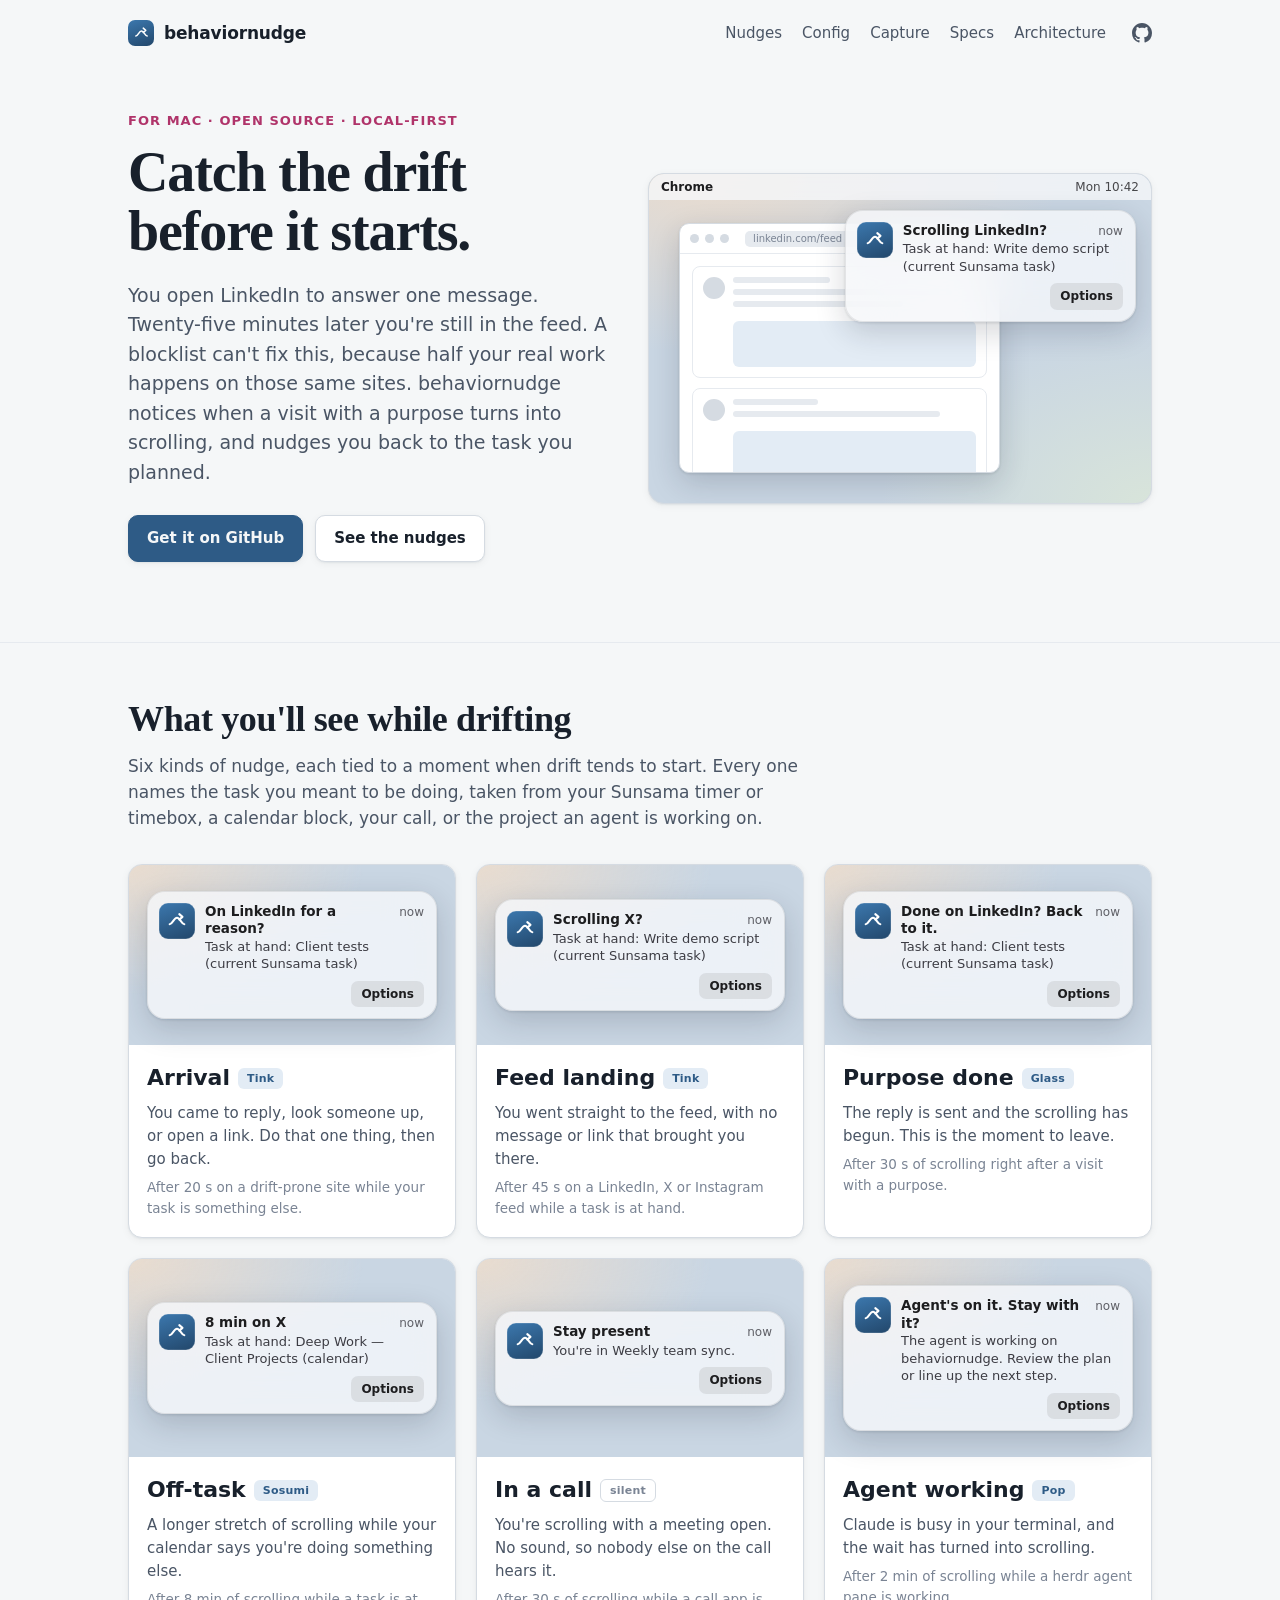
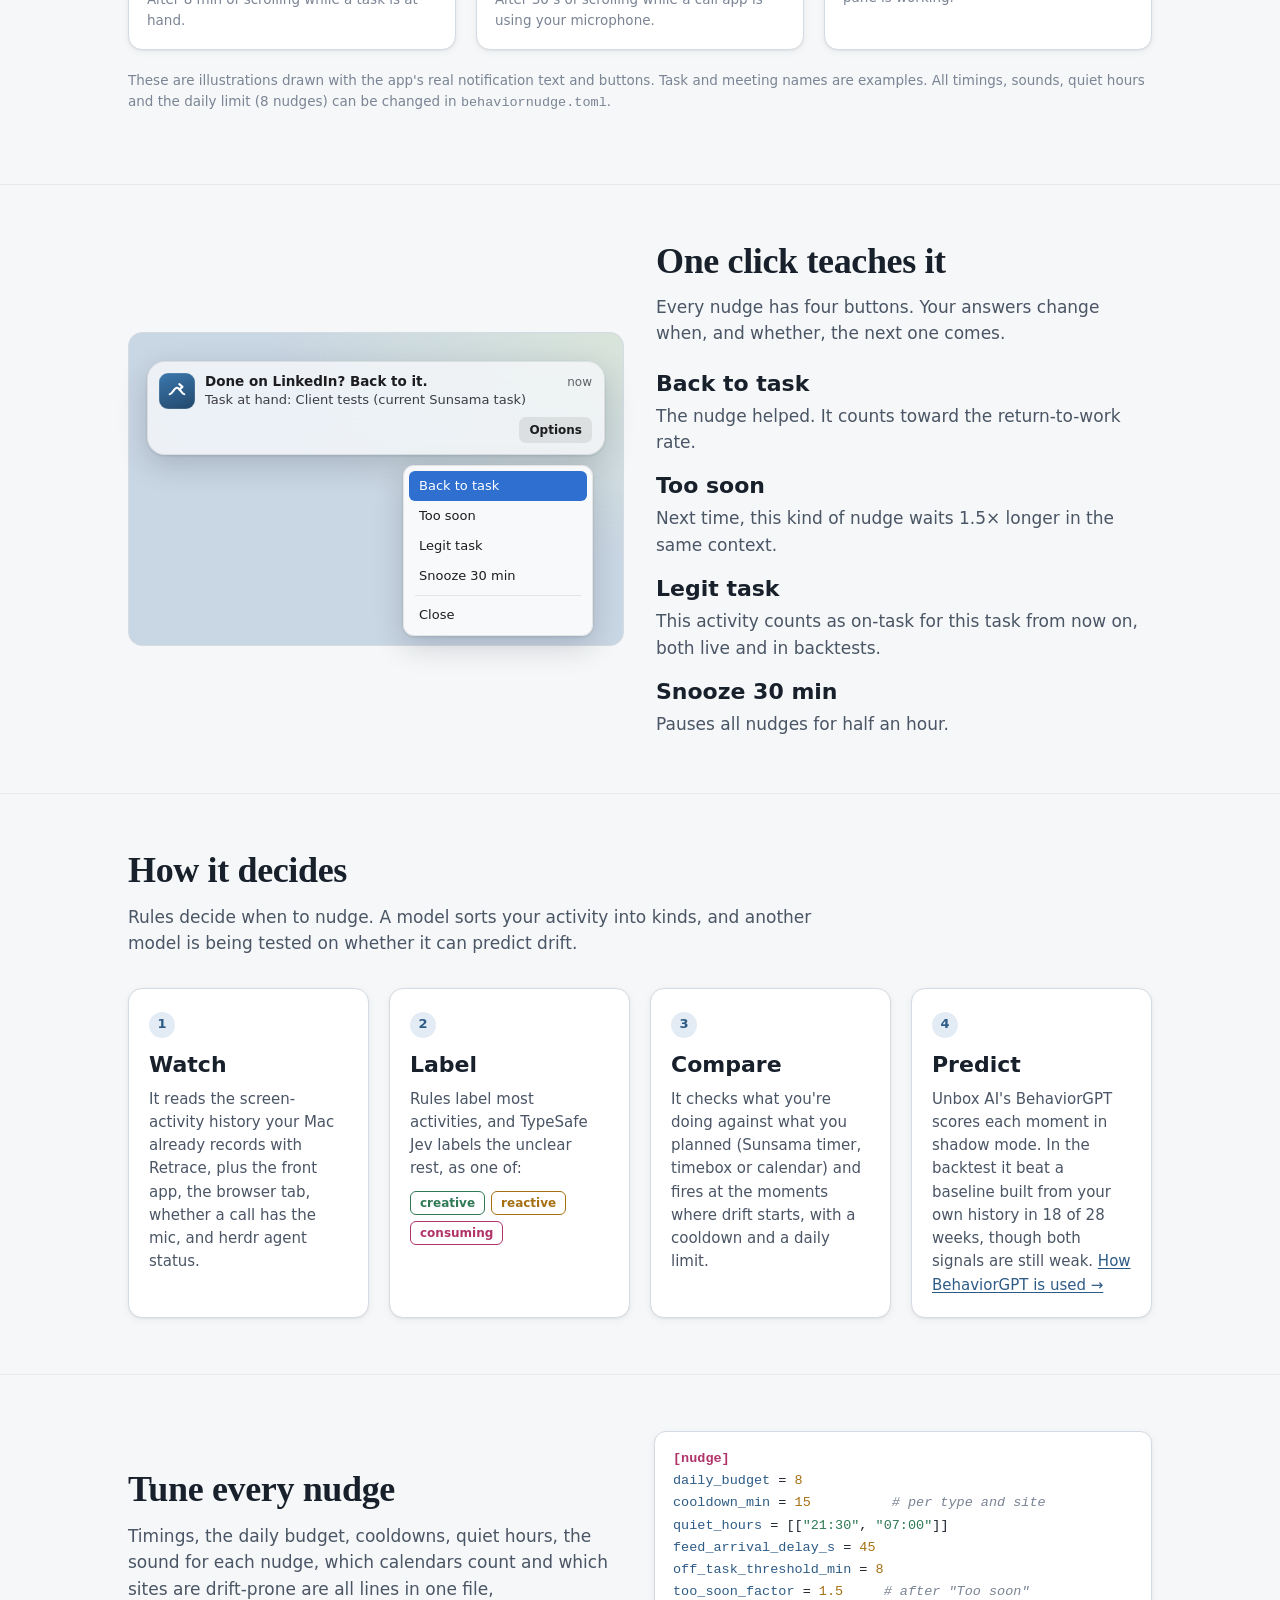
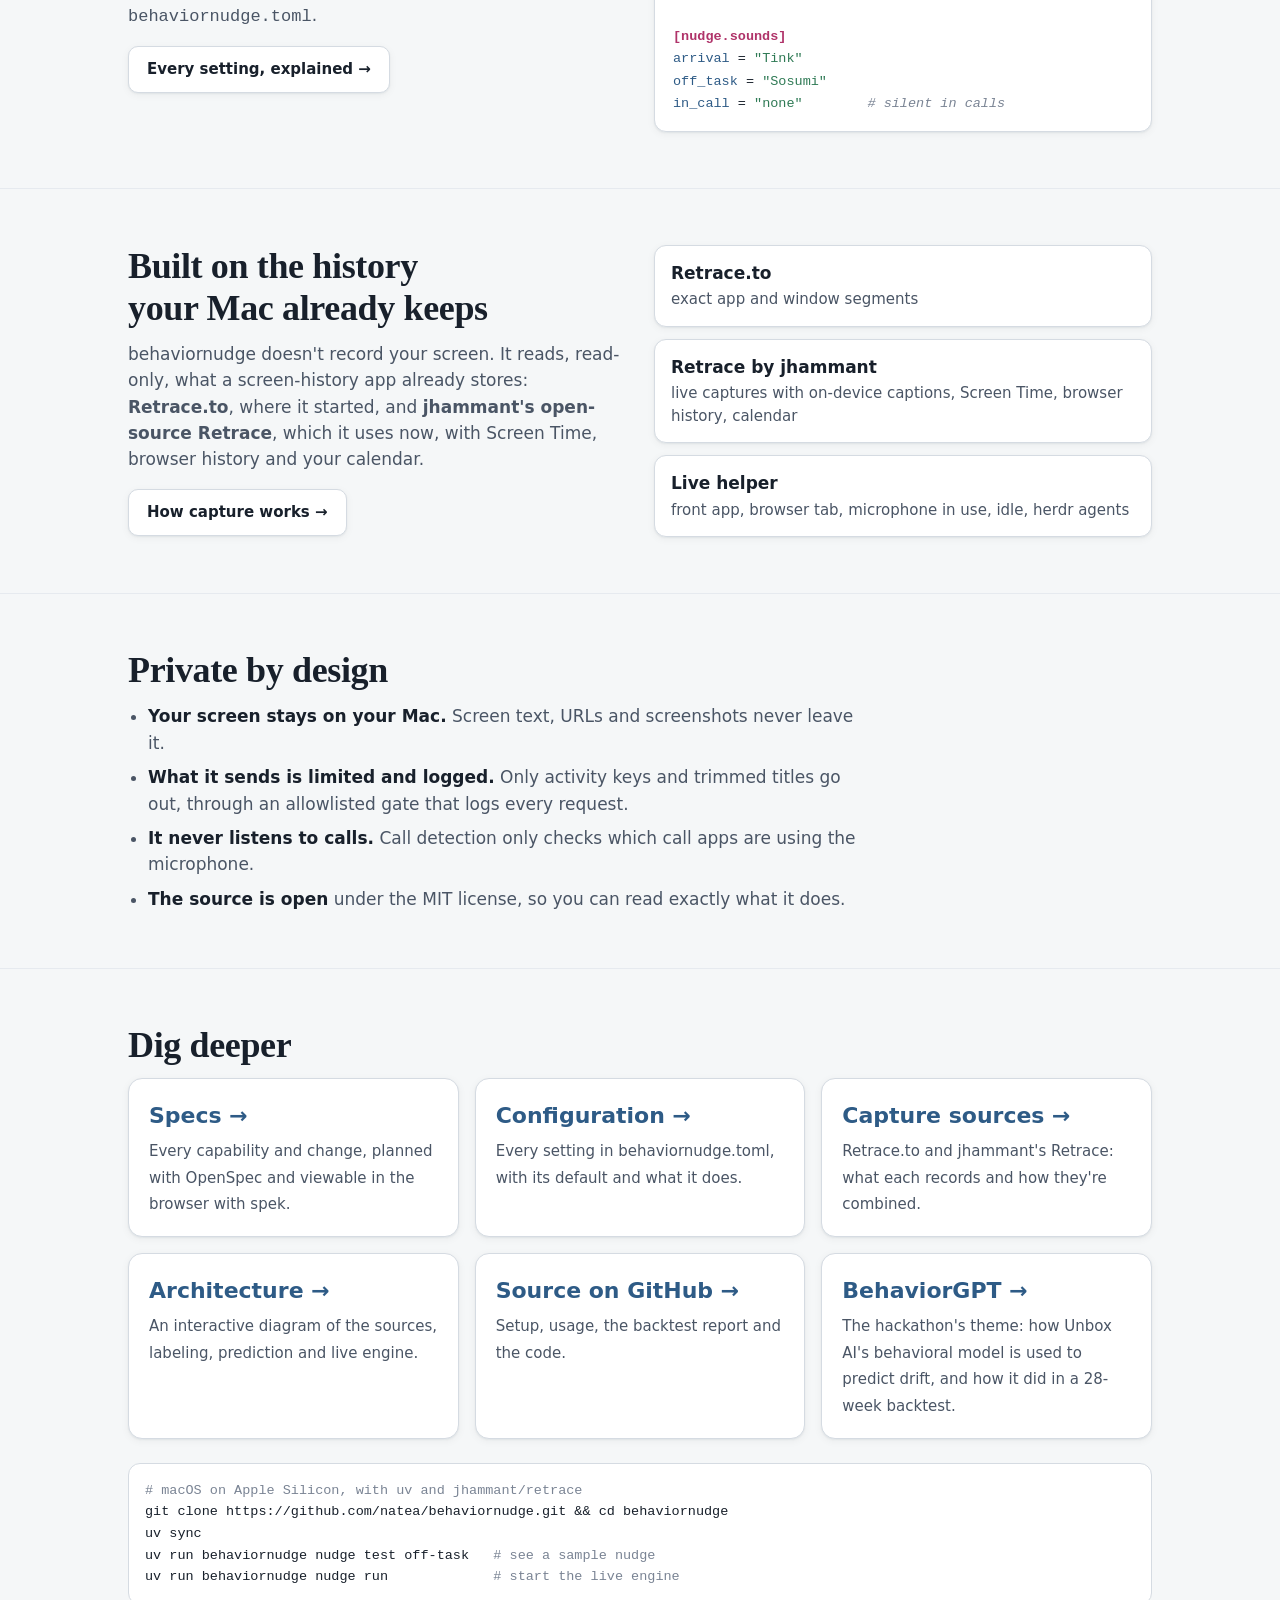
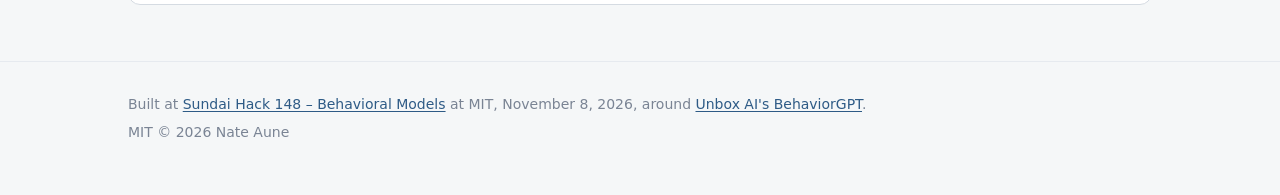
<file: docs/index.html>
<!doctype html>
<html lang="en">
<head>
<meta charset="utf-8">
<meta name="viewport" content="width=device-width, initial-scale=1">
<title>behaviornudge: catch the drift before it starts</title>
<link rel="icon" href="data:image/svg+xml,%3Csvg xmlns='http://www.w3.org/2000/svg' viewBox='0 0 24 24'%3E%3Crect width='24' height='24' rx='6' fill='%232E5B86'/%3E%3Cpath d='M4 15.5c3.2 0 4.4-7 8-7s4.8 7 8 7' fill='none' stroke='white' stroke-width='2.2' stroke-linecap='round'/%3E%3C/svg%3E">
<meta name="description" content="A Mac tool that notices when a purposeful visit to LinkedIn, X or Instagram turns into feed-scrolling, and nudges you back to the task you planned.">
<style>
:root {
  --ink: #18202B; --ink-2: #4A5565; --ink-3: #7A8494;
  --paper: #F5F7F8; --card: #FFFFFF; --line: #D5DBE2; --line-2: #E6EAEF;
  --flow: #2E5B86; --flow-soft: #E3ECF5;
  --creative: #2F7A55; --reactive: #A66F12; --consuming: #B0346A;
  --desk-a: #C9D6E3; --desk-b: #E9DCCF; --desk-c: #D8E4DA;
  --glass: rgba(246, 247, 249, .82); --glass-line: rgba(0,0,0,.08); --glass-ink: #1D1D1F; --glass-ink-2: #3C3C43;
  --menu: rgba(250, 250, 252, .96);
  --shadow: 0 1px 2px rgba(24,32,43,.06), 0 2px 8px rgba(24,32,43,.05);
  --note-shadow: 0 10px 30px rgba(20,30,45,.18), 0 1px 3px rgba(20,30,45,.12);
  --serif: Charter, "Iowan Old Style", "Palatino Linotype", Georgia, serif;
  --sans: -apple-system, BlinkMacSystemFont, "SF Pro Text", "Segoe UI", system-ui, sans-serif;
  --mono: ui-monospace, "SF Mono", Menlo, Consolas, monospace;
  color-scheme: light dark;
}
@media (prefers-color-scheme: dark) {
  :root:not([data-theme="light"]) {
    --ink: #E7ECF2; --ink-2: #B3BDCA; --ink-3: #8592A3;
    --paper: #12171E; --card: #1A212B; --line: #2D3744; --line-2: #232C37;
    --flow: #7FB0DD; --flow-soft: #1E2C3B;
    --creative: #6CC497; --reactive: #E0AE52; --consuming: #E77AA8;
    --desk-a: #1F2B3A; --desk-b: #2E2530; --desk-c: #1D2C27;
    --glass: rgba(44, 46, 52, .82); --glass-line: rgba(255,255,255,.1); --glass-ink: #F5F5F7; --glass-ink-2: #C7C7CC;
    --menu: rgba(52, 54, 60, .97);
    --shadow: 0 1px 2px rgba(0,0,0,.4);
    --note-shadow: 0 10px 30px rgba(0,0,0,.45), 0 1px 3px rgba(0,0,0,.3);
  }
}
:root[data-theme="dark"] {
  --ink: #E7ECF2; --ink-2: #B3BDCA; --ink-3: #8592A3;
  --paper: #12171E; --card: #1A212B; --line: #2D3744; --line-2: #232C37;
  --flow: #7FB0DD; --flow-soft: #1E2C3B;
  --creative: #6CC497; --reactive: #E0AE52; --consuming: #E77AA8;
  --desk-a: #1F2B3A; --desk-b: #2E2530; --desk-c: #1D2C27;
  --glass: rgba(44, 46, 52, .82); --glass-line: rgba(255,255,255,.1); --glass-ink: #F5F5F7; --glass-ink-2: #C7C7CC;
  --menu: rgba(52, 54, 60, .97);
  --shadow: 0 1px 2px rgba(0,0,0,.4);
  --note-shadow: 0 10px 30px rgba(0,0,0,.45), 0 1px 3px rgba(0,0,0,.3);
}

* { box-sizing: border-box; }
html { -webkit-text-size-adjust: 100%; }
body { margin: 0; background: var(--paper); color: var(--ink); font: 17px/1.55 var(--sans); }
a { color: var(--flow); text-underline-offset: 2px; }
.wrap { max-width: 68rem; margin: 0 auto; padding: 0 16px; }
@media (min-width: 720px) { .wrap { padding: 0 32px; } }

/* nav */
nav.top { display: flex; align-items: center; justify-content: space-between; gap: 16px; padding: 20px 0; }
.brand { display: flex; align-items: center; gap: 10px; font-weight: 650; letter-spacing: -.01em; color: var(--ink); text-decoration: none; }
.logo { width: 26px; height: 26px; border-radius: 7px; background: linear-gradient(160deg, #3C78AE, #22476B); display: grid; place-items: center; }
nav.top ul { display: flex; gap: 20px; list-style: none; margin: 0; padding: 0; font-size: 15px; }
nav.top ul a { color: var(--ink-2); text-decoration: none; }
nav.top ul a:hover { color: var(--flow); }
@media (max-width: 560px) { nav.top ul li.opt { display: none; } nav.top ul { gap: 14px; font-size: 14px; } }
.hero > * { min-width: 0; }

/* hero */
.hero { display: grid; gap: 40px; padding: 32px 0 56px; align-items: center; }
@media (min-width: 900px) { .hero { grid-template-columns: 1fr 1.05fr; padding: 48px 0 80px; } }
.eyebrow { font: 600 13px/1 var(--sans); letter-spacing: .08em; text-transform: uppercase; color: var(--consuming); margin: 0 0 16px; }
h1 { font: 600 clamp(36px, 6vw, 56px)/1.05 var(--serif); letter-spacing: -.02em; margin: 0 0 20px; text-wrap: balance; }
.lede { font-size: 19px; color: var(--ink-2); margin: 0 0 28px; max-width: 34rem; }
.cta { display: flex; flex-wrap: wrap; gap: 12px; }
.btn { display: inline-flex; align-items: center; gap: 8px; padding: 11px 18px; border-radius: 10px; font-weight: 600; font-size: 15px; text-decoration: none; border: 1px solid var(--line); color: var(--ink); background: var(--card); box-shadow: var(--shadow); }
.btn.primary { background: var(--flow); border-color: var(--flow); color: var(--paper); }
.btn:hover { border-color: var(--flow); }

/* desktop scene */
.desk { position: relative; border-radius: 16px; overflow: hidden; aspect-ratio: 16 / 10.5; width: 100%;
  background: radial-gradient(120% 90% at 10% 0%, var(--desk-b), transparent 60%), radial-gradient(90% 90% at 100% 100%, var(--desk-c), transparent 60%), var(--desk-a);
  border: 1px solid var(--line); box-shadow: var(--shadow); }
.menubar { height: 26px; display: flex; align-items: center; justify-content: space-between; padding: 0 12px; font: 600 12px/1 var(--sans); color: var(--glass-ink); background: var(--glass); backdrop-filter: blur(20px); -webkit-backdrop-filter: blur(20px); }
.menubar span { opacity: .8; font-weight: 500; }
.browser { position: absolute; left: 6%; top: 15%; width: 64%; bottom: 9%; border-radius: 10px; background: var(--card); border: 1px solid var(--line); box-shadow: var(--note-shadow); overflow: hidden; }
.chrome { height: 30px; display: flex; align-items: center; gap: 6px; padding: 0 10px; border-bottom: 1px solid var(--line-2); }
.chrome i { width: 9px; height: 9px; border-radius: 50%; background: var(--line); display: block; }
.chrome .url { margin-left: 10px; flex: 1; height: 16px; border-radius: 5px; background: var(--line-2); font: 10px/16px var(--sans); color: var(--ink-3); padding-left: 8px; overflow: hidden; white-space: nowrap; }
.feed { padding: 12px; display: grid; gap: 10px; }
.post { border: 1px solid var(--line-2); border-radius: 8px; padding: 10px; display: grid; grid-template-columns: 22px 1fr; gap: 8px; }
.post .av { width: 22px; height: 22px; border-radius: 50%; background: var(--line); }
.post .ln { height: 6px; border-radius: 3px; background: var(--line-2); margin-bottom: 6px; }
.post .img { height: 46px; border-radius: 6px; background: var(--flow-soft); grid-column: 2; }
.desk .note { position: absolute; right: 3%; top: calc(26px + 3%); width: min(355px, 58%); animation: slide 7s ease-in-out infinite; }
@keyframes slide { 0%, 6% { transform: translateX(115%); opacity: 0; } 14%, 86% { transform: none; opacity: 1; } 94%, 100% { transform: translateX(115%); opacity: 0; } }
@media (prefers-reduced-motion: reduce) { .desk .note { animation: none; } }
@media (max-width: 560px) { .desk { aspect-ratio: auto; height: 300px; } .desk .note { width: 86%; } .browser { width: 80%; } }

/* notification */
.note { font-family: var(--sans); color: var(--glass-ink); background: var(--glass); backdrop-filter: blur(24px) saturate(1.6); -webkit-backdrop-filter: blur(24px) saturate(1.6);
  border: 1px solid var(--glass-line); border-radius: 18px; box-shadow: var(--note-shadow); padding: 11px 12px 11px 11px; display: grid; grid-template-columns: 36px 1fr auto; gap: 0 10px; align-items: start; text-align: left; }
.note .ico { width: 36px; height: 36px; border-radius: 9px; grid-row: span 2; background: linear-gradient(160deg, #3C78AE, #22476B); display: grid; place-items: center; box-shadow: inset 0 0 0 .5px rgba(255,255,255,.25); }
.note .ico svg { width: 22px; height: 22px; }
.note .t { font-weight: 650; font-size: 13.5px; line-height: 1.3; }
.note .when { font-size: 12px; color: var(--glass-ink-2); opacity: .8; }
.note .b { grid-column: 2 / 4; font-size: 13px; line-height: 1.35; color: var(--glass-ink-2); }
.note .opts { grid-column: 2 / 4; margin-top: 8px; display: flex; justify-content: flex-end; }
.note .opts span { font-size: 12px; font-weight: 550; padding: 4px 10px; border-radius: 7px; background: rgba(127,127,127,.16); }

/* gallery */
section { padding: 56px 0; border-top: 1px solid var(--line-2); }
h2 { font: 600 clamp(26px, 3.6vw, 36px)/1.15 var(--serif); letter-spacing: -.01em; margin: 0 0 12px; text-wrap: balance; }
.sub { color: var(--ink-2); max-width: 44rem; margin: 0 0 32px; }
.grid { display: grid; gap: 20px; grid-template-columns: repeat(auto-fill, minmax(min(100%, 300px), 1fr)); }
.scene { background: var(--card); border: 1px solid var(--line); border-radius: 14px; box-shadow: var(--shadow); overflow: hidden; display: grid; grid-template-rows: subgrid; grid-row: span 2; row-gap: 0; }
.stage { padding: 26px 18px; display: flex; flex-direction: column; justify-content: center; background: radial-gradient(120% 120% at 0% 0%, var(--desk-b), transparent 60%), var(--desk-a); }
.scene .cap { padding: 16px 18px 18px; display: flex; flex-direction: column; gap: 6px; }
.scene h3 { margin: 0; font-size: 22px; font-weight: 650; display: flex; align-items: center; gap: 8px; flex-wrap: wrap; }
.chip { font: 600 11px/1 var(--sans); letter-spacing: .02em; padding: 5px 9px; border-radius: 6px; background: var(--flow-soft); color: var(--flow); }
.chip.silent { background: transparent; border: 1px solid var(--line); color: var(--ink-3); }
.scene p { margin: 0; font-size: 15px; color: var(--ink-2); }
.scene .trig { font-size: 13.5px; color: var(--ink-3); }
.note-caption { font-size: 13.5px; color: var(--ink-3); margin-top: 20px; }

/* actions menu */
.feedback { display: grid; gap: 32px; align-items: center; }
@media (min-width: 860px) { .feedback { grid-template-columns: 1fr 1fr; } }
.menu-stage { position: relative; padding: 28px 18px 190px; border-radius: 14px; border: 1px solid var(--line); background: radial-gradient(120% 120% at 100% 0%, var(--desk-c), transparent 60%), var(--desk-a); }
.menu { position: absolute; right: 30px; top: 132px; width: 190px; padding: 5px; border-radius: 11px; background: var(--menu); border: 1px solid var(--glass-line); box-shadow: var(--note-shadow); font-size: 13px; color: var(--glass-ink); }
.menu div { padding: 5px 10px; border-radius: 6px; }
.menu div.on { background: #2F6FD0; color: #fff; }
.menu hr { border: 0; border-top: 1px solid var(--glass-line); margin: 4px 6px; }
dl.acts { margin: 0; display: grid; gap: 14px; }
dl.acts dt { font-weight: 650; font-size: 22px; }
dl.acts dd { margin: 2px 0 0; color: var(--ink-2); }

/* how */
.steps { list-style: none; margin: 0; padding: 0; display: grid; gap: 20px; grid-template-columns: repeat(auto-fit, minmax(min(100%, 240px), 1fr)); counter-reset: s; }
.steps li { background: var(--card); border: 1px solid var(--line); border-radius: 14px; padding: 20px; box-shadow: var(--shadow); counter-increment: s; }
.steps li::before { content: counter(s); display: inline-grid; place-items: center; width: 26px; height: 26px; border-radius: 50%; background: var(--flow-soft); color: var(--flow); font-weight: 700; font-size: 13px; margin-bottom: 10px; }
.steps h3 { margin: 0 0 6px; font-size: 22px; }
.steps p { margin: 0; color: var(--ink-2); font-size: 15px; }
.modes { display: inline-flex; gap: 6px; flex-wrap: wrap; }
.m { font: 600 12px/1 var(--sans); padding: 5px 9px; border-radius: 6px; border: 1px solid currentColor; }
.m.c { color: var(--creative); } .m.r { color: var(--reactive); } .m.x { color: var(--consuming); }

.two { display: grid; gap: 28px; align-items: center; }
@media (min-width: 860px) { .two { grid-template-columns: 1fr 1fr; } }
.two > * { min-width: 0; }
pre.toml { margin: 0; background: var(--card); border: 1px solid var(--line); border-radius: 12px; padding: 16px 18px; overflow-x: auto; font: 13.5px/1.65 var(--mono); color: var(--ink); box-shadow: var(--shadow); }
.toml .k { color: var(--flow); } .toml .s { color: var(--creative); } .toml .n { color: var(--reactive); } .toml .h { color: var(--consuming); font-weight: 650; } .toml .c { color: var(--ink-3); font-style: italic; }
.srcmini { display: grid; gap: 12px; }
.srcmini div { background: var(--card); border: 1px solid var(--line); border-radius: 12px; padding: 14px 16px; box-shadow: var(--shadow); display: grid; gap: 2px; }
.srcmini strong { font-size: 17px; }
.srcmini span { color: var(--ink-2); font-size: 15px; }

nav.top ul { align-items: center; }
nav.top .gh a { display: grid; place-items: center; width: 32px; height: 32px; margin: -6px -6px -6px 0; border-radius: 8px; color: var(--ink-2); }
nav.top .gh a:hover { color: var(--flow); background: var(--flow-soft); }
.privacy ul { margin: 0; padding-left: 20px; color: var(--ink-2); display: grid; gap: 8px; max-width: 46rem; }
.privacy li strong { color: var(--ink); }

/* links */
.links { display: grid; gap: 16px; grid-template-columns: repeat(auto-fit, minmax(min(100%, 260px), 1fr)); }
.link { display: block; padding: 20px; border-radius: 14px; background: var(--card); border: 1px solid var(--line); box-shadow: var(--shadow); text-decoration: none; color: var(--ink); }
.link:hover { border-color: var(--flow); }
.link strong { display: block; font-size: 22px; margin-bottom: 4px; color: var(--flow); }
.link span { color: var(--ink-2); font-size: 15px; }
pre { margin: 24px 0 0; background: var(--card); border: 1px solid var(--line); border-radius: 12px; padding: 16px; overflow-x: auto; font: 13.5px/1.6 var(--mono); color: var(--ink); }
pre .c { color: var(--ink-3); }

footer { padding: 32px 0 48px; border-top: 1px solid var(--line-2); color: var(--ink-3); font-size: 14px; }
footer p { margin: 0 0 6px; }
</style>
</head>
<body>
<svg width="0" height="0" style="position:absolute" aria-hidden="true">
  <symbol id="mark" viewBox="0 0 24 24"><path d="M4 15.5c3.2 0 4.4-7 8-7s4.8 7 8 7" fill="none" stroke="#fff" stroke-width="2.2" stroke-linecap="round"/><path d="M15.5 5.5 19 8.5l-3.5 3" fill="none" stroke="#fff" stroke-width="2.2" stroke-linecap="round" stroke-linejoin="round" transform="translate(-1 -1)"/></symbol>
</svg>

<div class="wrap">
  <nav class="top" aria-label="Main">
    <a class="brand" href="./"><span class="logo"><svg width="17" height="17" aria-hidden="true"><use href="#mark"/></svg></span>behaviornudge</a>
    <ul>
      <li class="opt"><a href="#nudges">Nudges</a></li>
      <li><a href="configuration.html">Config</a></li>
      <li><a href="capture.html">Capture</a></li>
      <li class="opt"><a href="specs/#/specs">Specs</a></li>
      <li class="opt"><a href="architecture.html">Architecture</a></li>
      <li class="gh"><a href="https://github.com/natea/behaviornudge" aria-label="behaviornudge on GitHub" title="behaviornudge on GitHub"><svg viewBox="0 0 16 16" width="20" height="20" fill="currentColor" aria-hidden="true"><path d="M8 0c4.42 0 8 3.58 8 8a8.013 8.013 0 0 1-5.45 7.59c-.4.08-.55-.17-.55-.38 0-.27.01-1.13.01-2.2 0-.75-.25-1.23-.54-1.48 1.78-.2 3.65-.88 3.65-3.95 0-.88-.31-1.59-.82-2.15.08-.2.36-1.02-.08-2.12 0 0-.67-.22-2.2.82-.64-.18-1.32-.27-2-.27-.68 0-1.36.09-2 .27-1.53-1.03-2.2-.82-2.2-.82-.44 1.1-.16 1.92-.08 2.12-.51.56-.82 1.28-.82 2.15 0 3.06 1.86 3.75 3.64 3.95-.23.2-.44.55-.51 1.07-.46.21-1.61.55-2.33-.66-.15-.24-.6-.83-1.23-.82-.67.01-.27.38.01.53.34.19.73.9.82 1.13.16.45.68 1.31 2.69.94 0 .67.01 1.3.01 1.49 0 .21-.15.45-.55.37A7.995 7.995 0 0 1 0 8c0-4.42 3.58-8 8-8Z"/></svg></a></li>
    </ul>
  </nav>

  <header class="hero">
    <div>
      <p class="eyebrow">For Mac · open source · local-first</p>
      <h1>Catch the drift before it starts.</h1>
      <p class="lede">You open LinkedIn to answer one message. Twenty-five minutes later you're still in the feed. A blocklist can't fix this, because half your real work happens on those same sites. behaviornudge notices when a visit with a purpose turns into scrolling, and nudges you back to the task you planned.</p>
      <div class="cta">
        <a class="btn primary" href="https://github.com/natea/behaviornudge">Get it on GitHub</a>
        <a class="btn" href="#nudges">See the nudges</a>
      </div>
    </div>
    <div class="desk" role="img" aria-label="A Mac desktop with a LinkedIn feed open and a notification from behaviornudge reading: Scrolling LinkedIn? Task at hand: Write demo script (current Sunsama task)">
      <div class="menubar">Chrome <span>Mon 10:42</span></div>
      <div class="browser" aria-hidden="true">
        <div class="chrome"><i></i><i></i><i></i><div class="url">linkedin.com/feed</div></div>
        <div class="feed">
          <div class="post"><div class="av"></div><div><div class="ln" style="width:40%"></div><div class="ln" style="width:90%"></div><div class="ln" style="width:70%"></div></div><div class="img"></div></div>
          <div class="post"><div class="av"></div><div><div class="ln" style="width:35%"></div><div class="ln" style="width:85%"></div></div><div class="img"></div></div>
        </div>
      </div>
      <div class="note" aria-hidden="true">
        <div class="ico"><svg><use href="#mark"/></svg></div>
        <div class="t">Scrolling LinkedIn?</div><div class="when">now</div>
        <div class="b">Task at hand: Write demo script (current Sunsama task)</div>
        <div class="opts"><span>Options</span></div>
      </div>
    </div>
  </header>
</div>

<section id="nudges">
  <div class="wrap">
    <h2>What you'll see while drifting</h2>
    <p class="sub">Six kinds of nudge, each tied to a moment when drift tends to start. Every one names the task you meant to be doing, taken from your Sunsama timer or timebox, a calendar block, your call, or the project an agent is working on.</p>
    <div class="grid">

      <article class="scene">
        <div class="stage"><div class="note"><div class="ico"><svg><use href="#mark"/></svg></div><div class="t">On LinkedIn for a reason?</div><div class="when">now</div><div class="b">Task at hand: Client tests (current Sunsama task)</div><div class="opts"><span>Options</span></div></div></div>
        <div class="cap"><h3>Arrival <span class="chip">Tink</span></h3>
          <p>You came to reply, look someone up, or open a link. Do that one thing, then go back.</p>
          <p class="trig">After 20 s on a drift-prone site while your task is something else.</p></div>
      </article>

      <article class="scene">
        <div class="stage"><div class="note"><div class="ico"><svg><use href="#mark"/></svg></div><div class="t">Scrolling X?</div><div class="when">now</div><div class="b">Task at hand: Write demo script (current Sunsama task)</div><div class="opts"><span>Options</span></div></div></div>
        <div class="cap"><h3>Feed landing <span class="chip">Tink</span></h3>
          <p>You went straight to the feed, with no message or link that brought you there.</p>
          <p class="trig">After 45 s on a LinkedIn, X or Instagram feed while a task is at hand.</p></div>
      </article>

      <article class="scene">
        <div class="stage"><div class="note"><div class="ico"><svg><use href="#mark"/></svg></div><div class="t">Done on LinkedIn? Back to it.</div><div class="when">now</div><div class="b">Task at hand: Client tests (current Sunsama task)</div><div class="opts"><span>Options</span></div></div></div>
        <div class="cap"><h3>Purpose done <span class="chip">Glass</span></h3>
          <p>The reply is sent and the scrolling has begun. This is the moment to leave.</p>
          <p class="trig">After 30 s of scrolling right after a visit with a purpose.</p></div>
      </article>

      <article class="scene">
        <div class="stage"><div class="note"><div class="ico"><svg><use href="#mark"/></svg></div><div class="t">8 min on X</div><div class="when">now</div><div class="b">Task at hand: Deep Work — Client Projects (calendar)</div><div class="opts"><span>Options</span></div></div></div>
        <div class="cap"><h3>Off-task <span class="chip">Sosumi</span></h3>
          <p>A longer stretch of scrolling while your calendar says you're doing something else.</p>
          <p class="trig">After 8 min of scrolling while a task is at hand.</p></div>
      </article>

      <article class="scene">
        <div class="stage"><div class="note"><div class="ico"><svg><use href="#mark"/></svg></div><div class="t">Stay present</div><div class="when">now</div><div class="b">You're in Weekly team sync.</div><div class="opts"><span>Options</span></div></div></div>
        <div class="cap"><h3>In a call <span class="chip silent">silent</span></h3>
          <p>You're scrolling with a meeting open. No sound, so nobody else on the call hears it.</p>
          <p class="trig">After 30 s of scrolling while a call app is using your microphone.</p></div>
      </article>

      <article class="scene">
        <div class="stage"><div class="note"><div class="ico"><svg><use href="#mark"/></svg></div><div class="t">Agent's on it. Stay with it?</div><div class="when">now</div><div class="b">The agent is working on behaviornudge. Review the plan or line up the next step.</div><div class="opts"><span>Options</span></div></div></div>
        <div class="cap"><h3>Agent working <span class="chip">Pop</span></h3>
          <p>Claude is busy in your terminal, and the wait has turned into scrolling.</p>
          <p class="trig">After 2 min of scrolling while a herdr agent pane is working.</p></div>
      </article>

    </div>
    <p class="note-caption">These are illustrations drawn with the app's real notification text and buttons. Task and meeting names are examples. All timings, sounds, quiet hours and the daily limit (8 nudges) can be changed in <code>behaviornudge.toml</code>.</p>
  </div>
</section>

<section>
  <div class="wrap feedback">
    <div class="menu-stage" aria-label="A behaviornudge notification with its Options menu open, showing four buttons: Back to task, Too soon, Legit task, Snooze 30 min" role="img">
      <div class="note" aria-hidden="true"><div class="ico"><svg><use href="#mark"/></svg></div><div class="t">Done on LinkedIn? Back to it.</div><div class="when">now</div><div class="b">Task at hand: Client tests (current Sunsama task)</div><div class="opts"><span>Options</span></div></div>
      <div class="menu" aria-hidden="true"><div class="on">Back to task</div><div>Too soon</div><div>Legit task</div><div>Snooze 30 min</div><hr><div>Close</div></div>
    </div>
    <div>
      <h2>One click teaches it</h2>
      <p class="sub" style="margin-bottom:20px">Every nudge has four buttons. Your answers change when, and whether, the next one comes.</p>
      <dl class="acts">
        <div><dt>Back to task</dt><dd>The nudge helped. It counts toward the return-to-work rate.</dd></div>
        <div><dt>Too soon</dt><dd>Next time, this kind of nudge waits 1.5× longer in the same context.</dd></div>
        <div><dt>Legit task</dt><dd>This activity counts as on-task for this task from now on, both live and in backtests.</dd></div>
        <div><dt>Snooze 30 min</dt><dd>Pauses all nudges for half an hour.</dd></div>
      </dl>
    </div>
  </div>
</section>

<section>
  <div class="wrap">
    <h2>How it decides</h2>
    <p class="sub">Rules decide when to nudge. A model sorts your activity into kinds, and another model is being tested on whether it can predict drift.</p>
    <ol class="steps">
      <li><h3>Watch</h3><p>It reads the screen-activity history your Mac already records with Retrace, plus the front app, the browser tab, whether a call has the mic, and herdr agent status.</p></li>
      <li><h3>Label</h3><p>Rules label most activities, and TypeSafe Jev labels the unclear rest, as one of:</p><p class="modes" style="margin-top:10px"><span class="m c">creative</span><span class="m r">reactive</span><span class="m x">consuming</span></p></li>
      <li><h3>Compare</h3><p>It checks what you're doing against what you planned (Sunsama timer, timebox or calendar) and fires at the moments where drift starts, with a cooldown and a daily limit.</p></li>
      <li><h3>Predict</h3><p>Unbox AI's BehaviorGPT scores each moment in shadow mode. In the backtest it beat a baseline built from your own history in 18 of 28 weeks, though both signals are still weak. <a href="behaviorgpt.html">How BehaviorGPT is used →</a></p></li>
    </ol>
  </div>
</section>

<section>
  <div class="wrap two">
    <div>
      <h2>Tune every nudge</h2>
      <p class="sub" style="margin-bottom:16px">Timings, the daily budget, cooldowns, quiet hours, the sound for each nudge, which calendars count and which sites are drift-prone are all lines in one file, <code>behaviornudge.toml</code>.</p>
      <a class="btn" href="configuration.html">Every setting, explained →</a>
    </div>
<pre class="toml"><span class="h">[nudge]</span>
<span class="k">daily_budget</span> = <span class="n">8</span>
<span class="k">cooldown_min</span> = <span class="n">15</span>          <span class="c"># per type and site</span>
<span class="k">quiet_hours</span> = [[<span class="s">"21:30"</span>, <span class="s">"07:00"</span>]]
<span class="k">feed_arrival_delay_s</span> = <span class="n">45</span>
<span class="k">off_task_threshold_min</span> = <span class="n">8</span>
<span class="k">too_soon_factor</span> = <span class="n">1.5</span>     <span class="c"># after "Too soon"</span>

<span class="h">[nudge.sounds]</span>
<span class="k">arrival</span> = <span class="s">"Tink"</span>
<span class="k">off_task</span> = <span class="s">"Sosumi"</span>
<span class="k">in_call</span> = <span class="s">"none"</span>        <span class="c"># silent in calls</span></pre>
  </div>
</section>

<section>
  <div class="wrap two">
    <div>
      <h2>Built on the history your Mac already keeps</h2>
      <p class="sub" style="margin-bottom:16px">behaviornudge doesn't record your screen. It reads, read-only, what a screen-history app already stores: <strong>Retrace.to</strong>, where it started, and <strong>jhammant's open-source Retrace</strong>, which it uses now, with Screen Time, browser history and your calendar.</p>
      <a class="btn" href="capture.html">How capture works →</a>
    </div>
    <div class="srcmini">
      <div><strong>Retrace.to</strong><span>exact app and window segments</span></div>
      <div><strong>Retrace by jhammant</strong><span>live captures with on-device captions, Screen Time, browser history, calendar</span></div>
      <div><strong>Live helper</strong><span>front app, browser tab, microphone in use, idle, herdr agents</span></div>
    </div>
  </div>
</section>

<section class="privacy">
  <div class="wrap">
    <h2>Private by design</h2>
    <ul>
      <li><strong>Your screen stays on your Mac.</strong> Screen text, URLs and screenshots never leave it.</li>
      <li><strong>What it sends is limited and logged.</strong> Only activity keys and trimmed titles go out, through an allowlisted gate that logs every request.</li>
      <li><strong>It never listens to calls.</strong> Call detection only checks which call apps are using the microphone.</li>
      <li><strong>The source is open</strong> under the MIT license, so you can read exactly what it does.</li>
    </ul>
  </div>
</section>

<section>
  <div class="wrap">
    <h2>Dig deeper</h2>
    <div class="links">
      <a class="link" href="specs/#/specs"><strong>Specs →</strong><span>Every capability and change, planned with OpenSpec and viewable in the browser with spek.</span></a>
      <a class="link" href="configuration.html"><strong>Configuration →</strong><span>Every setting in behaviornudge.toml, with its default and what it does.</span></a>
      <a class="link" href="capture.html"><strong>Capture sources →</strong><span>Retrace.to and jhammant's Retrace: what each records and how they're combined.</span></a>
      <a class="link" href="architecture.html"><strong>Architecture →</strong><span>An interactive diagram of the sources, labeling, prediction and live engine.</span></a>
      <a class="link" href="https://github.com/natea/behaviornudge"><strong>Source on GitHub →</strong><span>Setup, usage, the backtest report and the code.</span></a>
      <a class="link" href="behaviorgpt.html"><strong>BehaviorGPT →</strong><span>The hackathon's theme: how Unbox AI's behavioral model is used to predict drift, and how it did in a 28-week backtest.</span></a>
    </div>
<pre><span class="c"># macOS on Apple Silicon, with uv and jhammant/retrace</span>
git clone https://github.com/natea/behaviornudge.git && cd behaviornudge
uv sync
uv run behaviornudge nudge test off-task   <span class="c"># see a sample nudge</span>
uv run behaviornudge nudge run             <span class="c"># start the live engine</span></pre>
  </div>
</section>

<footer>
  <div class="wrap">
    <p>Built at <a href="https://www.sundai.club/events/boston/agi-house-sf-mit-hack-energy">Sundai Hack 148 – Behavioral Models</a> at MIT, November 8, 2026, around <a href="https://github.com/Unbox-AI/behaviorgpt">Unbox AI's BehaviorGPT</a>.</p>
    <p>MIT © 2026 Nate Aune</p>
  </div>
</footer>
</body>
</html>
</file>
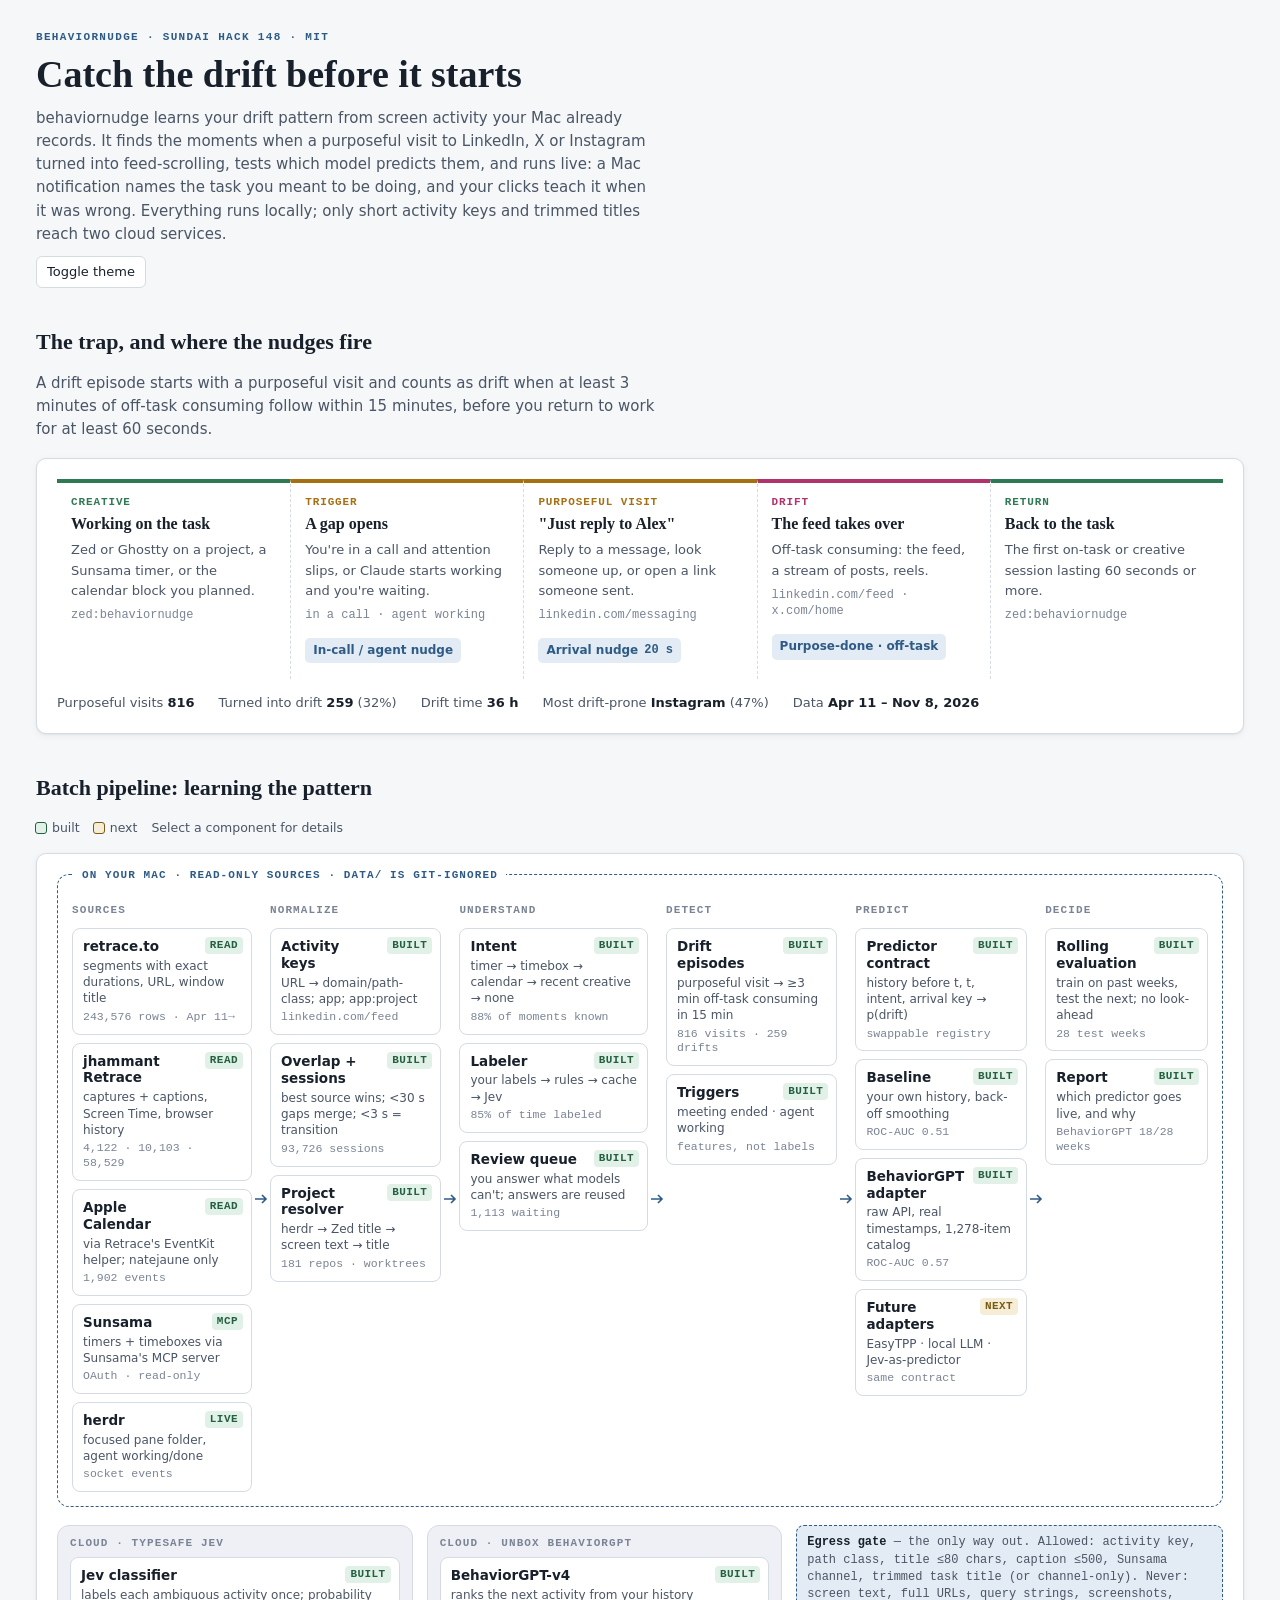
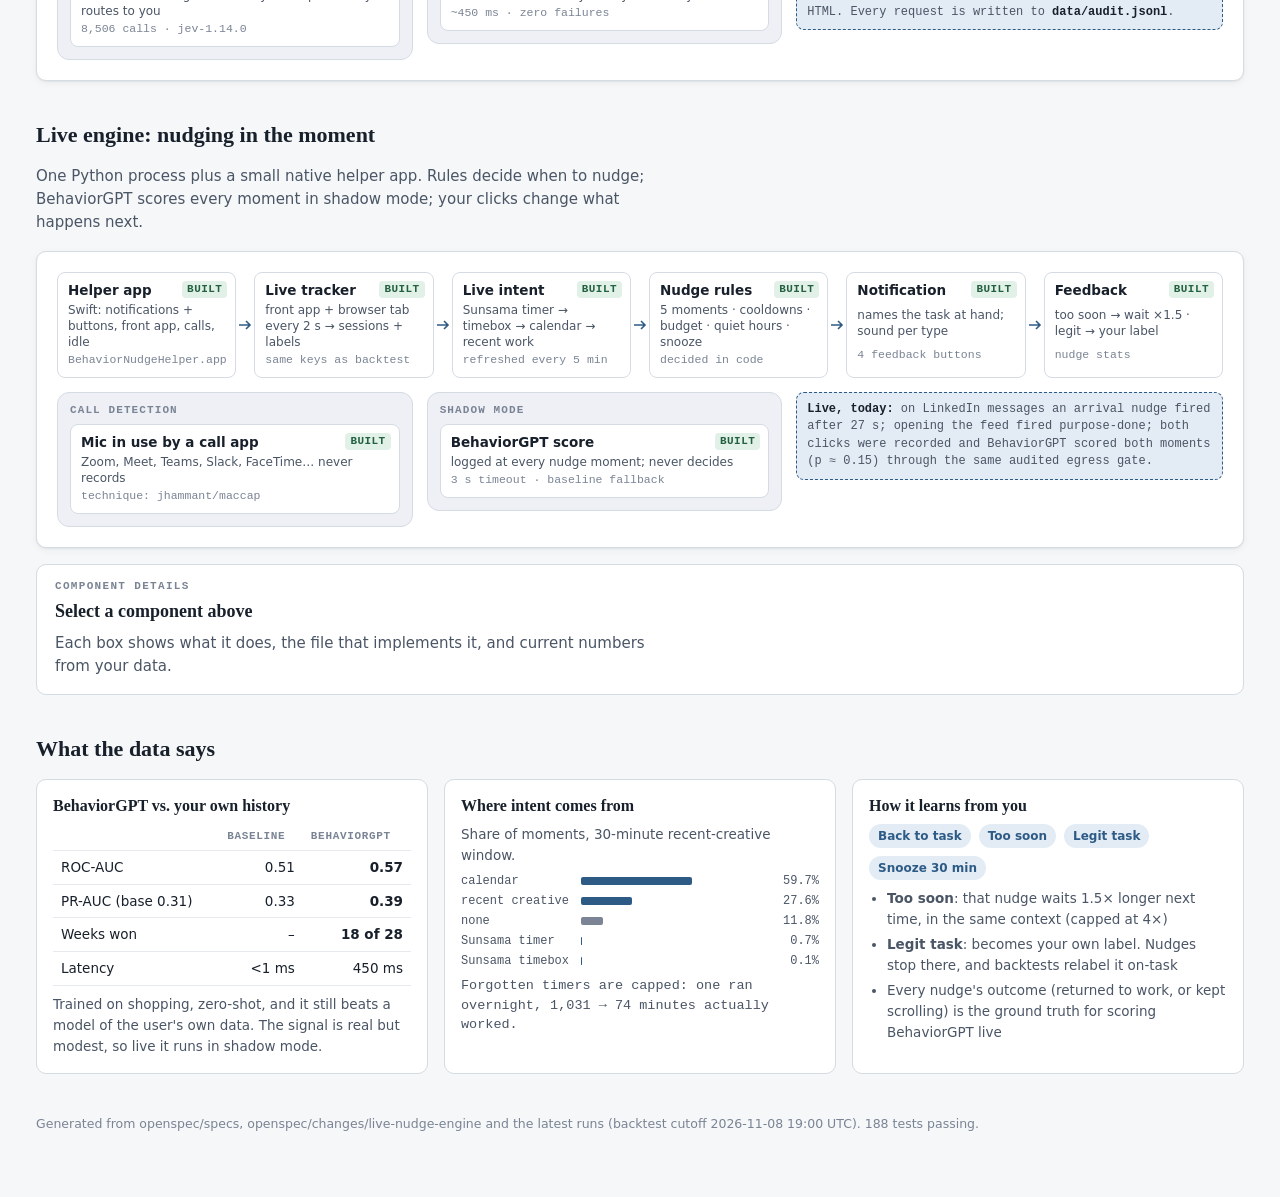
<file: docs/architecture.html>
<!doctype html>
<html lang="en">
<head>
<meta charset="utf-8">
<meta name="viewport" content="width=device-width, initial-scale=1">
<title>behaviornudge architecture</title>
<meta name="description" content="How behaviornudge turns local screen activity into drift predictions and live Mac nudges that learn from feedback.">
<style>
/* Design plan
   Color: ink #18202B (text), paper #F5F7F8 (ground, cool-tinted), flow #2E5B86 (structure/accent),
          creative #2F7A55, reactive #A66F12, consuming #B0346A (activity modes — their own lane),
          status: built #2F7A55-ish chip, pending #8A6A1F chip, blocked #9B3B3B chip.
   Type:  display = system serif (Charter/Iowan/Georgia) for headings; body = system sans; data = system mono.
   Layout: two stacked figures. 1) a horizontal "trap" strip (process). 2) a left-to-right lane diagram
          (sources → normalize → understand → detect → predict → decide) inside a dashed "on your Mac"
          boundary, with the two cloud services hanging below it. Click any node for details. */
:root {
  --ink: #18202B; --ink-2: #4A5565; --ink-3: #7A8494;
  --paper: #F5F7F8; --card: #FFFFFF; --line: #D5DBE2; --line-2: #E6EAEF;
  --flow: #2E5B86; --flow-soft: #E3ECF5;
  --creative: #2F7A55; --reactive: #A66F12; --consuming: #B0346A;
  --built-bg: #E2F1E8; --built-fg: #23603F;
  --pend-bg: #F6EDD7; --pend-fg: #7A5A12;
  --block-bg: #F5E0E0; --block-fg: #8A2F2F;
  --cloud: #EEF0F6;
  --shadow: 0 1px 2px rgba(24,32,43,.06), 0 2px 8px rgba(24,32,43,.05);
  --serif: Charter, "Iowan Old Style", "Palatino Linotype", Georgia, serif;
  --sans: -apple-system, BlinkMacSystemFont, "Segoe UI", system-ui, sans-serif;
  --mono: ui-monospace, "SF Mono", Menlo, Consolas, monospace;
}
@media (prefers-color-scheme: dark) {
  :root:not([data-theme="light"]) {
    --ink: #E7ECF2; --ink-2: #B3BDCA; --ink-3: #8592A3;
    --paper: #12171E; --card: #1A212B; --line: #2D3744; --line-2: #232C37;
    --flow: #7FB0DD; --flow-soft: #1E2C3B;
    --creative: #6CC497; --reactive: #E0AE52; --consuming: #E77AA8;
    --built-bg: #1C3328; --built-fg: #8FD8AE;
    --pend-bg: #3A3020; --pend-fg: #E8C677;
    --block-bg: #3D2224; --block-fg: #F0A3A3;
    --cloud: #1C2230;
    --shadow: 0 1px 2px rgba(0,0,0,.4);
  }
}
:root[data-theme="dark"] {
  --ink: #E7ECF2; --ink-2: #B3BDCA; --ink-3: #8592A3;
  --paper: #12171E; --card: #1A212B; --line: #2D3744; --line-2: #232C37;
  --flow: #7FB0DD; --flow-soft: #1E2C3B;
  --creative: #6CC497; --reactive: #E0AE52; --consuming: #E77AA8;
  --built-bg: #1C3328; --built-fg: #8FD8AE;
  --pend-bg: #3A3020; --pend-fg: #E8C677;
  --block-bg: #3D2224; --block-fg: #F0A3A3;
  --cloud: #1C2230;
  --shadow: 0 1px 2px rgba(0,0,0,.4);
}
* { box-sizing: border-box; }
html { -webkit-text-size-adjust: 100%; }
body { margin: 0; background: var(--paper); color: var(--ink); font: 15px/1.55 var(--sans); }
.wrap { max-width: 1240px; margin: 0 auto; padding: 32px 16px 64px; display: grid; gap: 40px; }
header { display: grid; gap: 10px; max-width: 70ch; }
.eyebrow { font: 600 11px/1 var(--mono); letter-spacing: .12em; text-transform: uppercase; color: var(--flow); }
h1 { font: 600 clamp(26px, 4vw, 38px)/1.15 var(--serif); margin: 0; text-wrap: balance; }
h2 { font: 600 22px/1.25 var(--serif); margin: 0; text-wrap: balance; }
p { margin: 0; max-width: 65ch; color: var(--ink-2); }
.toolbar { display: flex; gap: 8px; flex-wrap: wrap; align-items: center; }
button { font: inherit; color: inherit; }
.chip-btn { border: 1px solid var(--line); background: var(--card); border-radius: 6px; padding: 5px 10px; font-size: 13px; cursor: pointer; }
.chip-btn:focus-visible, .node:focus-visible, .stage:focus-visible { outline: 2px solid var(--flow); outline-offset: 2px; }
section { display: grid; gap: 16px; }
.figure { background: var(--card); border: 1px solid var(--line); border-radius: 10px; box-shadow: var(--shadow); padding: 20px; }
.scroll { overflow-x: auto; }
.legend { display: flex; flex-wrap: wrap; gap: 14px; font-size: 12.5px; color: var(--ink-2); }
.legend span { display: inline-flex; align-items: center; gap: 6px; }
.sw { width: 10px; height: 10px; border-radius: 2px; display: inline-block; }

/* ---------- Figure 1: the trap ---------- */
.trap { display: grid; grid-template-columns: repeat(5, minmax(150px, 1fr)); gap: 0; min-width: 820px; position: relative; }
.stage { position: relative; padding: 14px 14px 16px; border-top: 4px solid var(--c); background: transparent; text-align: left; border-left: 0; border-right: 0; border-bottom: 0; cursor: default; display: grid; gap: 6px; align-content: start; }
.stage + .stage { border-left: 1px dashed var(--line); }
.stage .t { font: 600 11px/1 var(--mono); letter-spacing: .08em; text-transform: uppercase; color: var(--c); }
.stage .h { font: 600 16px/1.3 var(--serif); color: var(--ink); }
.stage .d { font-size: 13px; color: var(--ink-2); }
.stage .k { font: 12px/1.4 var(--mono); color: var(--ink-3); }
.pin { margin-top: 8px; display: inline-flex; gap: 6px; align-items: center; font: 600 12px/1.3 var(--sans); color: var(--flow); background: var(--flow-soft); border-radius: 5px; padding: 5px 8px; justify-self: start; }
.pin b { font-family: var(--mono); }
.trap-foot { display: flex; flex-wrap: wrap; gap: 8px 24px; margin-top: 14px; font-size: 13px; color: var(--ink-2); }
.trap-foot strong { color: var(--ink); font-variant-numeric: tabular-nums; }

/* ---------- Figure 2: architecture ---------- */
.arch { min-width: 1040px; display: grid; gap: 18px; }
.mac { border: 1.5px dashed var(--flow); border-radius: 12px; padding: 30px 14px 14px; position: relative; }
.mac-label { position: absolute; top: -10px; left: 16px; background: var(--card); padding: 0 8px; font: 600 11px/20px var(--mono); letter-spacing: .1em; text-transform: uppercase; color: var(--flow); }
.lanes { display: grid; grid-template-columns: 1.05fr 18px 1fr 18px 1.1fr 18px 1fr 18px 1fr 18px 0.95fr; align-items: stretch; }
.lane { display: grid; gap: 8px; align-content: start; }
.lane h3 { font: 600 11px/1 var(--mono); letter-spacing: .1em; text-transform: uppercase; color: var(--ink-3); margin: 0 0 4px; }
.arrow { display: grid; place-items: center; color: var(--flow); }
.arrow svg { width: 18px; height: 18px; }
.node { text-align: left; border: 1px solid var(--line); border-radius: 8px; background: var(--card); padding: 9px 10px; cursor: pointer; display: grid; gap: 3px; position: relative; }
.node:hover { border-color: var(--flow); }
.node[aria-pressed="true"] { border-color: var(--flow); box-shadow: 0 0 0 2px var(--flow-soft); }
.node .n { font: 600 13.5px/1.25 var(--sans); color: var(--ink); padding-right: 52px; }
.node .s { font-size: 12px; line-height: 1.35; color: var(--ink-2); }
.node .m { font: 11.5px/1.3 var(--mono); color: var(--ink-3); font-variant-numeric: tabular-nums; }
.status { position: absolute; top: 8px; right: 8px; font: 600 11px/1 var(--mono); letter-spacing: .04em; text-transform: uppercase; padding: 3px 5px; border-radius: 4px; }
.st-built { background: var(--built-bg); color: var(--built-fg); }
.st-pend { background: var(--pend-bg); color: var(--pend-fg); }
.st-block { background: var(--block-bg); color: var(--block-fg); }
.node.dim { opacity: .35; }
.below { display: grid; grid-template-columns: 1fr 1fr 1.2fr; gap: 14px; align-items: start; }
.cloud { background: var(--cloud); border: 1px solid var(--line); border-radius: 12px; padding: 12px; display: grid; gap: 8px; }
.cloud h3 { margin: 0; font: 600 11px/1 var(--mono); letter-spacing: .1em; text-transform: uppercase; color: var(--ink-3); }
.egress { font: 12px/1.45 var(--mono); color: var(--ink-2); border: 1px dashed var(--flow); padding: 8px 10px; background: var(--flow-soft); border-radius: 8px; }
.egress b { color: var(--ink); }

.detail { border: 1px solid var(--line); border-radius: 10px; background: var(--card); padding: 16px 18px; display: grid; gap: 8px; min-height: 120px; }
.detail .eyebrow { color: var(--ink-3); }
.detail h4 { margin: 0; font: 600 18px/1.3 var(--serif); }
.detail p { color: var(--ink-2); }
.detail dl { display: grid; grid-template-columns: max-content 1fr; gap: 4px 14px; margin: 4px 0 0; font-size: 13px; }
.detail dt { color: var(--ink-3); font: 12px/1.5 var(--mono); }
.detail dd { margin: 0; color: var(--ink); font-variant-numeric: tabular-nums; }
.detail code { font: 12.5px var(--mono); background: var(--line-2); padding: 1px 5px; border-radius: 4px; }

.cols { display: grid; grid-template-columns: repeat(3, minmax(0, 1fr)); gap: 16px; }
.card { background: var(--card); border: 1px solid var(--line); border-radius: 10px; padding: 16px; display: grid; gap: 8px; align-content: start; }
.card h3 { margin: 0; font: 600 16px/1.3 var(--serif); }
.card p, .card li { font-size: 13.5px; color: var(--ink-2); }
.card ul { margin: 0; padding-left: 18px; display: grid; gap: 4px; }
.num { font: 600 26px/1 var(--serif); color: var(--ink); font-variant-numeric: tabular-nums; }
.bars { display: grid; gap: 6px; }
.bar { display: grid; grid-template-columns: 112px 1fr 44px; gap: 8px; align-items: center; font: 12px var(--mono); color: var(--ink-2); }
.bar i { display: block; height: 8px; border-radius: 2px; background: var(--flow); }
.bar span:last-child { text-align: right; font-variant-numeric: tabular-nums; }
footer { font-size: 12.5px; color: var(--ink-3); }

@media (max-width: 860px) {
  .cols { grid-template-columns: 1fr; }
  .below { grid-template-columns: 1fr; }
}
@media (prefers-reduced-motion: no-preference) {
  .node, .chip-btn { transition: border-color .15s, box-shadow .15s, opacity .15s; }
}

.flowrow { display: grid; grid-template-columns: repeat(11, auto); align-items: stretch; min-width: 1040px; }
.flowrow .node { min-width: 0; }
.live-strip { display: grid; gap: 14px; }
.mini { font: 12px/1.45 var(--mono); color: var(--ink-2); }
table.res { border-collapse: collapse; width: 100%; font-size: 13.5px; font-variant-numeric: tabular-nums; }
table.res th, table.res td { text-align: left; padding: 6px 8px; border-bottom: 1px solid var(--line-2); }
table.res th { font: 600 11px/1.2 var(--mono); letter-spacing: .06em; text-transform: uppercase; color: var(--ink-3); }
table.res td.r { text-align: right; }
.feedback-row { display: flex; flex-wrap: wrap; gap: 8px; }
.pill { font: 600 12px/1 var(--sans); padding: 6px 9px; border-radius: 999px; background: var(--flow-soft); color: var(--flow); }
</style>
</head>
<body>
<div class="wrap">

<header>
  <span class="eyebrow">behaviornudge · Sundai Hack 148 · MIT</span>
  <h1>Catch the drift before it starts</h1>
  <p>behaviornudge learns your drift pattern from screen activity your Mac already records. It finds the moments when a purposeful visit to LinkedIn, X or Instagram turned into feed-scrolling, tests which model predicts them, and runs live: a Mac notification names the task you meant to be doing, and your clicks teach it when it was wrong. Everything runs locally; only short activity keys and trimmed titles reach two cloud services.</p>
  <div class="toolbar">
    <button class="chip-btn" id="theme" type="button" aria-label="Toggle light and dark theme">Toggle theme</button>
  </div>
</header>

<!-- ======================= Figure 1 ======================= -->
<section aria-labelledby="f1">
  <h2 id="f1">The trap, and where the nudges fire</h2>
  <p>A drift episode starts with a purposeful visit and counts as drift when at least 3 minutes of off-task consuming follow within 15 minutes, before you return to work for at least 60 seconds.</p>
  <div class="figure scroll" role="group" aria-label="Five stages of a drift episode">
    <div class="trap">
      <div class="stage" style="--c: var(--creative)">
        <span class="t">Creative</span>
        <span class="h">Working on the task</span>
        <span class="d">Zed or Ghostty on a project, a Sunsama timer, or the calendar block you planned.</span>
        <span class="k">zed:behaviornudge</span>
      </div>
      <div class="stage" style="--c: var(--reactive)">
        <span class="t">Trigger</span>
        <span class="h">A gap opens</span>
        <span class="d">You're in a call and attention slips, or Claude starts working and you're waiting.</span>
        <span class="k">in a call · agent working</span>
        <span class="pin">In-call / agent nudge</span>
      </div>
      <div class="stage" style="--c: var(--reactive)">
        <span class="t">Purposeful visit</span>
        <span class="h">"Just reply to Alex"</span>
        <span class="d">Reply to a message, look someone up, or open a link someone sent.</span>
        <span class="k">linkedin.com/messaging</span>
        <span class="pin">Arrival nudge <b>20 s</b></span>
      </div>
      <div class="stage" style="--c: var(--consuming)">
        <span class="t">Drift</span>
        <span class="h">The feed takes over</span>
        <span class="d">Off-task consuming: the feed, a stream of posts, reels.</span>
        <span class="k">linkedin.com/feed · x.com/home</span>
        <span class="pin">Purpose-done · off-task</span>
      </div>
      <div class="stage" style="--c: var(--creative)">
        <span class="t">Return</span>
        <span class="h">Back to the task</span>
        <span class="d">The first on-task or creative session lasting 60 seconds or more.</span>
        <span class="k">zed:behaviornudge</span>
      </div>
    </div>
    <div class="trap-foot" aria-label="Results so far">
      <span>Purposeful visits <strong>816</strong></span>
      <span>Turned into drift <strong>259</strong> (32%)</span>
      <span>Drift time <strong>36 h</strong></span>
      <span>Most drift-prone <strong>Instagram</strong> (47%)</span>
      <span>Data <strong>Apr 11 – Nov 8, 2026</strong></span>
    </div>
  </div>
</section>

<!-- ======================= Figure 2 ======================= -->
<section aria-labelledby="f2">
  <h2 id="f2">Batch pipeline: learning the pattern</h2>
  <div class="legend" aria-hidden="true">
    <span><i class="sw" style="background: var(--built-bg); outline: 1px solid var(--built-fg)"></i>built</span>
    <span><i class="sw" style="background: var(--pend-bg); outline: 1px solid var(--pend-fg)"></i>next</span>
    <span>Select a component for details</span>
  </div>
  <div class="figure scroll">
    <div class="arch">
      <div class="mac" role="group" aria-label="Runs on your Mac">
        <span class="mac-label">On your Mac · read-only sources · data/ is git-ignored</span>
        <div class="lanes">
          <div class="lane" aria-label="Sources">
            <h3>Sources</h3>
            <button class="node" data-id="rt" type="button"><span class="status st-built">read</span><span class="n">retrace.to</span><span class="s">segments with exact durations, URL, window title</span><span class="m">243,576 rows · Apr 11→</span></button>
            <button class="node" data-id="jh" type="button"><span class="status st-built">read</span><span class="n">jhammant Retrace</span><span class="s">captures + captions, Screen Time, browser history</span><span class="m">4,122 · 10,103 · 58,529</span></button>
            <button class="node" data-id="cal" type="button"><span class="status st-built">read</span><span class="n">Apple Calendar</span><span class="s">via Retrace's EventKit helper; natejaune only</span><span class="m">1,902 events</span></button>
            <button class="node" data-id="sun" type="button"><span class="status st-built">MCP</span><span class="n">Sunsama</span><span class="s">timers + timeboxes via Sunsama's MCP server</span><span class="m">OAuth · read-only</span></button>
            <button class="node" data-id="herdr" type="button"><span class="status st-built">live</span><span class="n">herdr</span><span class="s">focused pane folder, agent working/done</span><span class="m">socket events</span></button>
          </div>
          <div class="arrow" aria-hidden="true"><svg viewBox="0 0 18 18"><path d="M3 9h11M10 5l4 4-4 4" fill="none" stroke="currentColor" stroke-width="1.6"/></svg></div>
          <div class="lane" aria-label="Normalize">
            <h3>Normalize</h3>
            <button class="node" data-id="keys" type="button"><span class="status st-built">built</span><span class="n">Activity keys</span><span class="s">URL → domain/path-class; app; app:project</span><span class="m">linkedin.com/feed</span></button>
            <button class="node" data-id="merge" type="button"><span class="status st-built">built</span><span class="n">Overlap + sessions</span><span class="s">best source wins; &lt;30 s gaps merge; &lt;3 s = transition</span><span class="m">93,726 sessions</span></button>
            <button class="node" data-id="proj" type="button"><span class="status st-built">built</span><span class="n">Project resolver</span><span class="s">herdr → Zed title → screen text → title</span><span class="m">181 repos · worktrees</span></button>
          </div>
          <div class="arrow" aria-hidden="true"><svg viewBox="0 0 18 18"><path d="M3 9h11M10 5l4 4-4 4" fill="none" stroke="currentColor" stroke-width="1.6"/></svg></div>
          <div class="lane" aria-label="Understand">
            <h3>Understand</h3>
            <button class="node" data-id="intent" type="button"><span class="status st-built">built</span><span class="n">Intent</span><span class="s">timer → timebox → calendar → recent creative → none</span><span class="m">88% of moments known</span></button>
            <button class="node" data-id="labels" type="button"><span class="status st-built">built</span><span class="n">Labeler</span><span class="s">your labels → rules → cache → Jev</span><span class="m">85% of time labeled</span></button>
            <button class="node" data-id="review" type="button"><span class="status st-built">built</span><span class="n">Review queue</span><span class="s">you answer what models can't; answers are reused</span><span class="m">1,113 waiting</span></button>
          </div>
          <div class="arrow" aria-hidden="true"><svg viewBox="0 0 18 18"><path d="M3 9h11M10 5l4 4-4 4" fill="none" stroke="currentColor" stroke-width="1.6"/></svg></div>
          <div class="lane" aria-label="Detect">
            <h3>Detect</h3>
            <button class="node" data-id="eps" type="button"><span class="status st-built">built</span><span class="n">Drift episodes</span><span class="s">purposeful visit → ≥3 min off-task consuming in 15 min</span><span class="m">816 visits · 259 drifts</span></button>
            <button class="node" data-id="trig" type="button"><span class="status st-built">built</span><span class="n">Triggers</span><span class="s">meeting ended · agent working</span><span class="m">features, not labels</span></button>
          </div>
          <div class="arrow" aria-hidden="true"><svg viewBox="0 0 18 18"><path d="M3 9h11M10 5l4 4-4 4" fill="none" stroke="currentColor" stroke-width="1.6"/></svg></div>
          <div class="lane" aria-label="Predict">
            <h3>Predict</h3>
            <button class="node" data-id="contract" type="button"><span class="status st-built">built</span><span class="n">Predictor contract</span><span class="s">history before t, t, intent, arrival key → p(drift)</span><span class="m">swappable registry</span></button>
            <button class="node" data-id="base" type="button"><span class="status st-built">built</span><span class="n">Baseline</span><span class="s">your own history, back-off smoothing</span><span class="m">ROC-AUC 0.51</span></button>
            <button class="node" data-id="bgpt" type="button"><span class="status st-built">built</span><span class="n">BehaviorGPT adapter</span><span class="s">raw API, real timestamps, 1,278-item catalog</span><span class="m">ROC-AUC 0.57</span></button>
            <button class="node" data-id="future" type="button"><span class="status st-pend">next</span><span class="n">Future adapters</span><span class="s">EasyTPP · local LLM · Jev-as-predictor</span><span class="m">same contract</span></button>
          </div>
          <div class="arrow" aria-hidden="true"><svg viewBox="0 0 18 18"><path d="M3 9h11M10 5l4 4-4 4" fill="none" stroke="currentColor" stroke-width="1.6"/></svg></div>
          <div class="lane" aria-label="Decide">
            <h3>Decide</h3>
            <button class="node" data-id="eval" type="button"><span class="status st-built">built</span><span class="n">Rolling evaluation</span><span class="s">train on past weeks, test the next; no look-ahead</span><span class="m">28 test weeks</span></button>
            <button class="node" data-id="report" type="button"><span class="status st-built">built</span><span class="n">Report</span><span class="s">which predictor goes live, and why</span><span class="m">BehaviorGPT 18/28 weeks</span></button>
          </div>
        </div>
      </div>
      <div class="below">
        <div class="cloud" role="group" aria-label="TypeSafe Jev, cloud">
          <h3>Cloud · TypeSafe Jev</h3>
          <button class="node" data-id="jev" type="button"><span class="status st-built">built</span><span class="n">Jev classifier</span><span class="s">labels each ambiguous activity once; probability routes to you</span><span class="m">8,506 calls · jev-1.14.0</span></button>
        </div>
        <div class="cloud" role="group" aria-label="Unbox BehaviorGPT, cloud">
          <h3>Cloud · Unbox BehaviorGPT</h3>
          <button class="node" data-id="unbox" type="button"><span class="status st-built">built</span><span class="n">BehaviorGPT-v4</span><span class="s">ranks the next activity from your history</span><span class="m">~450 ms · zero failures</span></button>
        </div>
        <div class="egress" role="note">
          <b>Egress gate</b> — the only way out. Allowed: activity key, path class, title ≤80 chars, caption ≤500, Sunsama channel, trimmed task title (or channel-only). Never: screen text, full URLs, query strings, screenshots, HTML. Every request is written to <b>data/audit.jsonl</b>.
        </div>
      </div>
    </div>
  </div>
</section>

<!-- ======================= Figure 3 ======================= -->
<section aria-labelledby="f3">
  <h2 id="f3">Live engine: nudging in the moment</h2>
  <p>One Python process plus a small native helper app. Rules decide when to nudge; BehaviorGPT scores every moment in shadow mode; your clicks change what happens next.</p>
  <div class="figure scroll">
    <div class="live-strip">
      <div class="flowrow">
        <button class="node" data-id="helper" type="button"><span class="status st-built">built</span><span class="n">Helper app</span><span class="s">Swift: notifications + buttons, front app, calls, idle</span><span class="m">BehaviorNudgeHelper.app</span></button>
        <div class="arrow" aria-hidden="true"><svg viewBox="0 0 18 18"><path d="M3 9h11M10 5l4 4-4 4" fill="none" stroke="currentColor" stroke-width="1.6"/></svg></div>
        <button class="node" data-id="tracker" type="button"><span class="status st-built">built</span><span class="n">Live tracker</span><span class="s">front app + browser tab every 2 s → sessions + labels</span><span class="m">same keys as backtest</span></button>
        <div class="arrow" aria-hidden="true"><svg viewBox="0 0 18 18"><path d="M3 9h11M10 5l4 4-4 4" fill="none" stroke="currentColor" stroke-width="1.6"/></svg></div>
        <button class="node" data-id="lintent" type="button"><span class="status st-built">built</span><span class="n">Live intent</span><span class="s">Sunsama timer → timebox → calendar → recent work</span><span class="m">refreshed every 5 min</span></button>
        <div class="arrow" aria-hidden="true"><svg viewBox="0 0 18 18"><path d="M3 9h11M10 5l4 4-4 4" fill="none" stroke="currentColor" stroke-width="1.6"/></svg></div>
        <button class="node" data-id="rules" type="button"><span class="status st-built">built</span><span class="n">Nudge rules</span><span class="s">5 moments · cooldowns · budget · quiet hours · snooze</span><span class="m">decided in code</span></button>
        <div class="arrow" aria-hidden="true"><svg viewBox="0 0 18 18"><path d="M3 9h11M10 5l4 4-4 4" fill="none" stroke="currentColor" stroke-width="1.6"/></svg></div>
        <button class="node" data-id="notify" type="button"><span class="status st-built">built</span><span class="n">Notification</span><span class="s">names the task at hand; sound per type</span><span class="m">4 feedback buttons</span></button>
        <div class="arrow" aria-hidden="true"><svg viewBox="0 0 18 18"><path d="M3 9h11M10 5l4 4-4 4" fill="none" stroke="currentColor" stroke-width="1.6"/></svg></div>
        <button class="node" data-id="fb" type="button"><span class="status st-built">built</span><span class="n">Feedback</span><span class="s">too soon → wait ×1.5 · legit → your label</span><span class="m">nudge stats</span></button>
      </div>
      <div class="below">
        <div class="cloud">
          <h3>Call detection</h3>
          <button class="node" data-id="calls" type="button"><span class="status st-built">built</span><span class="n">Mic in use by a call app</span><span class="s">Zoom, Meet, Teams, Slack, FaceTime… never records</span><span class="m">technique: jhammant/maccap</span></button>
        </div>
        <div class="cloud">
          <h3>Shadow mode</h3>
          <button class="node" data-id="shadow" type="button"><span class="status st-built">built</span><span class="n">BehaviorGPT score</span><span class="s">logged at every nudge moment; never decides</span><span class="m">3 s timeout · baseline fallback</span></button>
        </div>
        <div class="egress" role="note">
          <b>Live, today:</b> on LinkedIn messages an arrival nudge fired after 27 s; opening the feed fired purpose-done; both clicks were recorded and BehaviorGPT scored both moments (p ≈ 0.15) through the same audited egress gate.
        </div>
      </div>
    </div>
  </div>

  <div class="detail" id="detail" aria-live="polite">
    <span class="eyebrow">Component details</span>
    <h4>Select a component above</h4>
    <p>Each box shows what it does, the file that implements it, and current numbers from your data.</p>
  </div>
</section>

<!-- ======================= Figure 4 ======================= -->
<section aria-labelledby="f4">
  <h2 id="f4">What the data says</h2>
  <div class="cols">
    <div class="card">
      <h3>BehaviorGPT vs. your own history</h3>
      <table class="res" aria-label="Predictor comparison">
        <tr><th></th><th>Baseline</th><th>BehaviorGPT</th></tr>
        <tr><td>ROC-AUC</td><td class="r">0.51</td><td class="r"><b>0.57</b></td></tr>
        <tr><td>PR-AUC (base 0.31)</td><td class="r">0.33</td><td class="r"><b>0.39</b></td></tr>
        <tr><td>Weeks won</td><td class="r">–</td><td class="r"><b>18 of 28</b></td></tr>
        <tr><td>Latency</td><td class="r">&lt;1 ms</td><td class="r">450 ms</td></tr>
      </table>
      <p>Trained on shopping, zero-shot, and it still beats a model of the user's own data. The signal is real but modest, so live it runs in shadow mode.</p>
    </div>
    <div class="card">
      <h3>Where intent comes from</h3>
      <p>Share of moments, 30-minute recent-creative window.</p>
      <div class="bars" role="img" aria-label="Calendar 59.7 percent, recent creative 27.6, none 11.8, timer 0.7, planned 0.1">
        <div class="bar"><span>calendar</span><i style="width:59.7%"></i><span>59.7%</span></div>
        <div class="bar"><span>recent creative</span><i style="width:27.6%"></i><span>27.6%</span></div>
        <div class="bar"><span>none</span><i style="width:11.8%; background: var(--ink-3)"></i><span>11.8%</span></div>
        <div class="bar"><span>Sunsama timer</span><i style="width:0.7%"></i><span>0.7%</span></div>
        <div class="bar"><span>Sunsama timebox</span><i style="width:0.1%"></i><span>0.1%</span></div>
      </div>
      <p class="mini">Forgotten timers are capped: one ran overnight, 1,031 → 74 minutes actually worked.</p>
    </div>
    <div class="card">
      <h3>How it learns from you</h3>
      <div class="feedback-row"><span class="pill">Back to task</span><span class="pill">Too soon</span><span class="pill">Legit task</span><span class="pill">Snooze 30 min</span></div>
      <ul>
        <li><b>Too soon</b>: that nudge waits 1.5× longer next time, in the same context (capped at 4×)</li>
        <li><b>Legit task</b>: becomes your own label. Nudges stop there, and backtests relabel it on-task</li>
        <li>Every nudge's outcome (returned to work, or kept scrolling) is the ground truth for scoring BehaviorGPT live</li>
      </ul>
    </div>
  </div>
</section>

<footer>Generated from openspec/specs, openspec/changes/live-nudge-engine and the latest runs (backtest cutoff 2026-11-08 19:00 UTC). 188 tests passing.</footer>
</div>
<script>
const D = {
  rt: ["Source", "retrace.to database", "The main duration source: every app/window segment since Apr 11 with exact start and end, window title and browser URL. Opened strictly read-only.", {"File": "src/behaviornudge/sources.py", "Rows": "243,576 segments"}],
  jh: ["Source", "jhammant Retrace", "Live capture with on-device captions, plus Screen Time durations and Chrome/Safari history. Screen text stays in Retrace; only captions enter the timeline.", {"File": "src/behaviornudge/sources.py", "Captures": "4,122", "Screen Time": "10,103", "Browser visits": "58,529"}],
  cal: ["Source", "Apple Calendar via Retrace", "Retrace's EventKit helper reads Apple Calendar, which the Google calendar syncs into. Only the natejaune calendar is used; all-day events are dropped.", {"File": "src/behaviornudge/calendar.py", "Events": "1,902"}],
  sun: ["Source", "Sunsama via MCP", "Read-only client for Sunsama's official MCP server (api.sunsama.com/mcp) with its own OAuth login and automatic token refresh: the active timer every 30 s and today's timeboxes.", {"File": "src/behaviornudge/sunsama_mcp.py", "History": "1,192 tasks · 14 timers · 14 timeboxes"}],
  herdr: ["Source", "herdr live context", "Subscribes to herdr's socket for the focused pane's folder and agent working/done events. Trusted only while Ghostty is frontmost; worktrees map to their main repo.", {"File": "src/behaviornudge/context.py", "Log": "data/context-log.jsonl"}],
  keys: ["Normalize", "Activity keys", "Coarse, privacy-safe keys: linkedin.com/feed vs linkedin.com/messaging, x.com/status, zed:behaviornudge. Query strings and full URLs never appear.", {"File": "src/behaviornudge/keys.py"}],
  merge: ["Normalize", "Overlap and sessions", "Each moment is owned by the best source covering it. Same-key records closer than 30 s merge; anything under 3 s is a transition. Reproducible with --until.", {"File": "src/behaviornudge/timeline.py", "Sessions": "93,726", "Hours": "1,462"}],
  proj: ["Normalize", "Project resolver", "Terminal and editor time gets a project: herdr (live), Zed's window title, screen-text mentions of repo paths, then terminal titles (marked inferred).", {"File": "src/behaviornudge/projects.py", "Repos": "181"}],
  intent: ["Understand", "Intent resolver", "What were you supposed to be doing? Sunsama timer (capped) → timebox → calendar (shortest covering event wins) → last creative project within 30 min → none.", {"File": "src/behaviornudge/intent.py", "Known": "88% of moments"}],
  labels: ["Understand", "Layered labeler", "Your own labels first, then rules, then cached labels, then TypeSafe Jev for the ambiguous rest. Alignment with intent is decided in code.", {"Files": "labels.py · pipeline.py · jev.py", "By rules": "51% of time", "By Jev": "33%", "Unlabeled": "15%"}],
  review: ["Understand", "Review queue", "Uncertain labels (probability < 0.5) wait for you; the mode stays unlabeled until answered, and answers are reused.", {"Command": "behaviornudge review list", "Waiting": "1,113"}],
  eps: ["Detect", "Drift episodes", "Entry = a purposeful visit (reply, lookup, follow-link) to LinkedIn, X or Instagram. Drift = ≥3 min off-task consuming within 15 min, before a ≥60 s return to work.", {"File": "src/behaviornudge/episodes.py", "Visits": "816", "Drifts": "259 (32%)", "Instagram": "47%", "X": "32%", "LinkedIn": "30%"}],
  trig: ["Detect", "Triggers", "Recorded at each entry as features for analysis, never as part of the label.", {"meeting-ended": "calendar event ended ≤5 min before", "agent-working": "from the herdr log"}],
  contract: ["Predict", "Predictor contract", "Any model plugs in by implementing predict(history, at, intent, arrival key) → p(drift). The harness rejects any history that ends after the decision time.", {"File": "src/behaviornudge/predictors/__init__.py"}],
  base: ["Predict", "Baseline", "Learns from past weeks: drift rate by current site, previous activity, time of day and weekday, smoothed toward broader contexts.", {"File": "predictors/baseline.py", "ROC-AUC": "0.51", "PR-AUC": "0.33"}],
  bgpt: ["Predict", "BehaviorGPT adapter", "Activity keys become a 1,278-item catalog (rare sites bucketed). Requests use the SDK's own models but keep real event timestamps, posted to the raw API with register_event=False.", {"File": "predictors/behaviorgpt.py", "ROC-AUC": "0.57", "PR-AUC": "0.39"}],
  future: ["Predict · next", "Future adapters", "Same contract: EasyTPP temporal point processes (proposed change easytpp-drift-predictor), a small local LLM, or Jev answering a yes/no drift question.", {}],
  eval: ["Decide", "Rolling evaluation", "For each week: fit on earlier weeks, score every episode entry, never show a predictor anything after the decision time. Failures are recorded, never counted.", {"File": "src/behaviornudge/evaluate.py", "Test weeks": "28", "Failures": "0"}],
  report: ["Decide", "Report", "PR/ROC-AUC, precision at the nudge budget, lead time, breakdowns by trigger, hour and intent source, corrected time per task, computed caveats, and the recommendation.", {"Output": "data/report.md", "Recommendation": "BehaviorGPT (18 of 28 weeks)"}],
  jev: ["Cloud", "TypeSafe Jev", "Judges each unique ambiguous activity once: mode, purpose, project, plus a 'does anything fit?' check. Routed by the probability of the chosen answer.", {"File": "src/behaviornudge/jev.py", "Calls": "8,506", "Cost": "≈ $0.14"}],
  unbox: ["Cloud", "Unbox BehaviorGPT", "A 12.5B behavior model trained on shopping, engagement and payments sequences, used zero-shot on screen activity.", {"Latency": "~450 ms", "Failures": "0 of 967"}],
  helper: ["Live engine", "BehaviorNudgeHelper.app", "A small native Swift app the engine talks to over JSON lines: notifications with four buttons and per-type sounds, front-app switches, call detection and idle/lock state. Built and self-signed locally.", {"Source": "helper/BehaviorNudgeHelper.swift", "Bundle id": "com.behaviornudge.helper"}],
  tracker: ["Live engine", "Live tracker", "Front-app events plus the browser tab (AppleScript, every 2 s) become live sessions with the backtest's keys, merge rules and labels. Pauses while idle or locked.", {"File": "src/behaviornudge/nudge/tracker.py"}],
  lintent: ["Live engine", "Live intent", "The Sunsama timer (capped when forgotten), today's Sunsama timeboxes, the calendar block in progress, or recent creative work.", {"File": "src/behaviornudge/nudge/live_intent.py"}],
  rules: ["Live engine", "Nudge rules", "Arrival (20 s), purpose done (30 s), off-task (8 min), in a call (30 s), agent working (2 min). Each fires once per occurrence; gates: on/off → quiet hours → snooze → legit → cooldown → budget (8/day).", {"File": "src/behaviornudge/nudge/rules.py", "Config": "[nudge] in behaviornudge.toml"}],
  notify: ["Live engine", "Notification", "Names the task at hand and its source. Sounds: Tink, Glass, Sosumi, Pop; silent in calls. Set Alert Style to Persistent so the buttons stay on screen.", {"File": "src/behaviornudge/nudge/content.py"}],
  fb: ["Live engine", "Feedback", "Too soon multiplies that context's wait by 1.5 (cap 4×); Back to task eases it back; Legit task writes your label and suppresses nudges; Snooze pauses 30 min. Outcomes at 5 and 15 minutes.", {"File": "src/behaviornudge/nudge/feedback.py", "Commands": "nudge feedback list · reset · stats"}],
  calls: ["Live engine", "Call detection", "Checks which processes are capturing microphone input (CoreAudio, macOS 14.2+) and matches call apps by bundle id. Never opens or records audio. 45 s grace so mutes don't end a call.", {"Files": "helper (Swift) · nudge/calls.py", "Credit": "jhammant/maccap (MIT)"}],
  shadow: ["Live engine", "Shadow predictions", "BehaviorGPT scores every nudge moment through the egress gate. The score is logged next to the nudge and its outcome, so live feedback becomes the ground truth for the model.", {"File": "src/behaviornudge/nudge/shadow.py"}],
};
const detail = document.getElementById("detail");
const nodes = [...document.querySelectorAll(".node")];
function show(id) {
  const [eyebrow, title, body, facts] = D[id];
  const dl = Object.entries(facts).map(([k, v]) => `<dt>${k}</dt><dd>${v.replace(/(src\/[\w\/.]+|data\/[\w\/.*]+|behaviornudge [\w <>\-…]+)/g, "<code>$1</code>")}</dd>`).join("");
  detail.innerHTML = `<span class="eyebrow">${eyebrow}</span><h4>${title}</h4><p>${body}</p>${dl ? `<dl>${dl}</dl>` : ""}`;
  nodes.forEach(n => n.setAttribute("aria-pressed", n.dataset.id === id ? "true" : "false"));
}
nodes.forEach(n => { n.setAttribute("aria-pressed", "false"); n.addEventListener("click", () => show(n.dataset.id)); });
document.getElementById("theme").addEventListener("click", () => {
  const root = document.documentElement;
  const dark = root.dataset.theme ? root.dataset.theme === "dark" : matchMedia("(prefers-color-scheme: dark)").matches;
  root.dataset.theme = dark ? "light" : "dark";
});
</script>
</body>
</html>
</file>
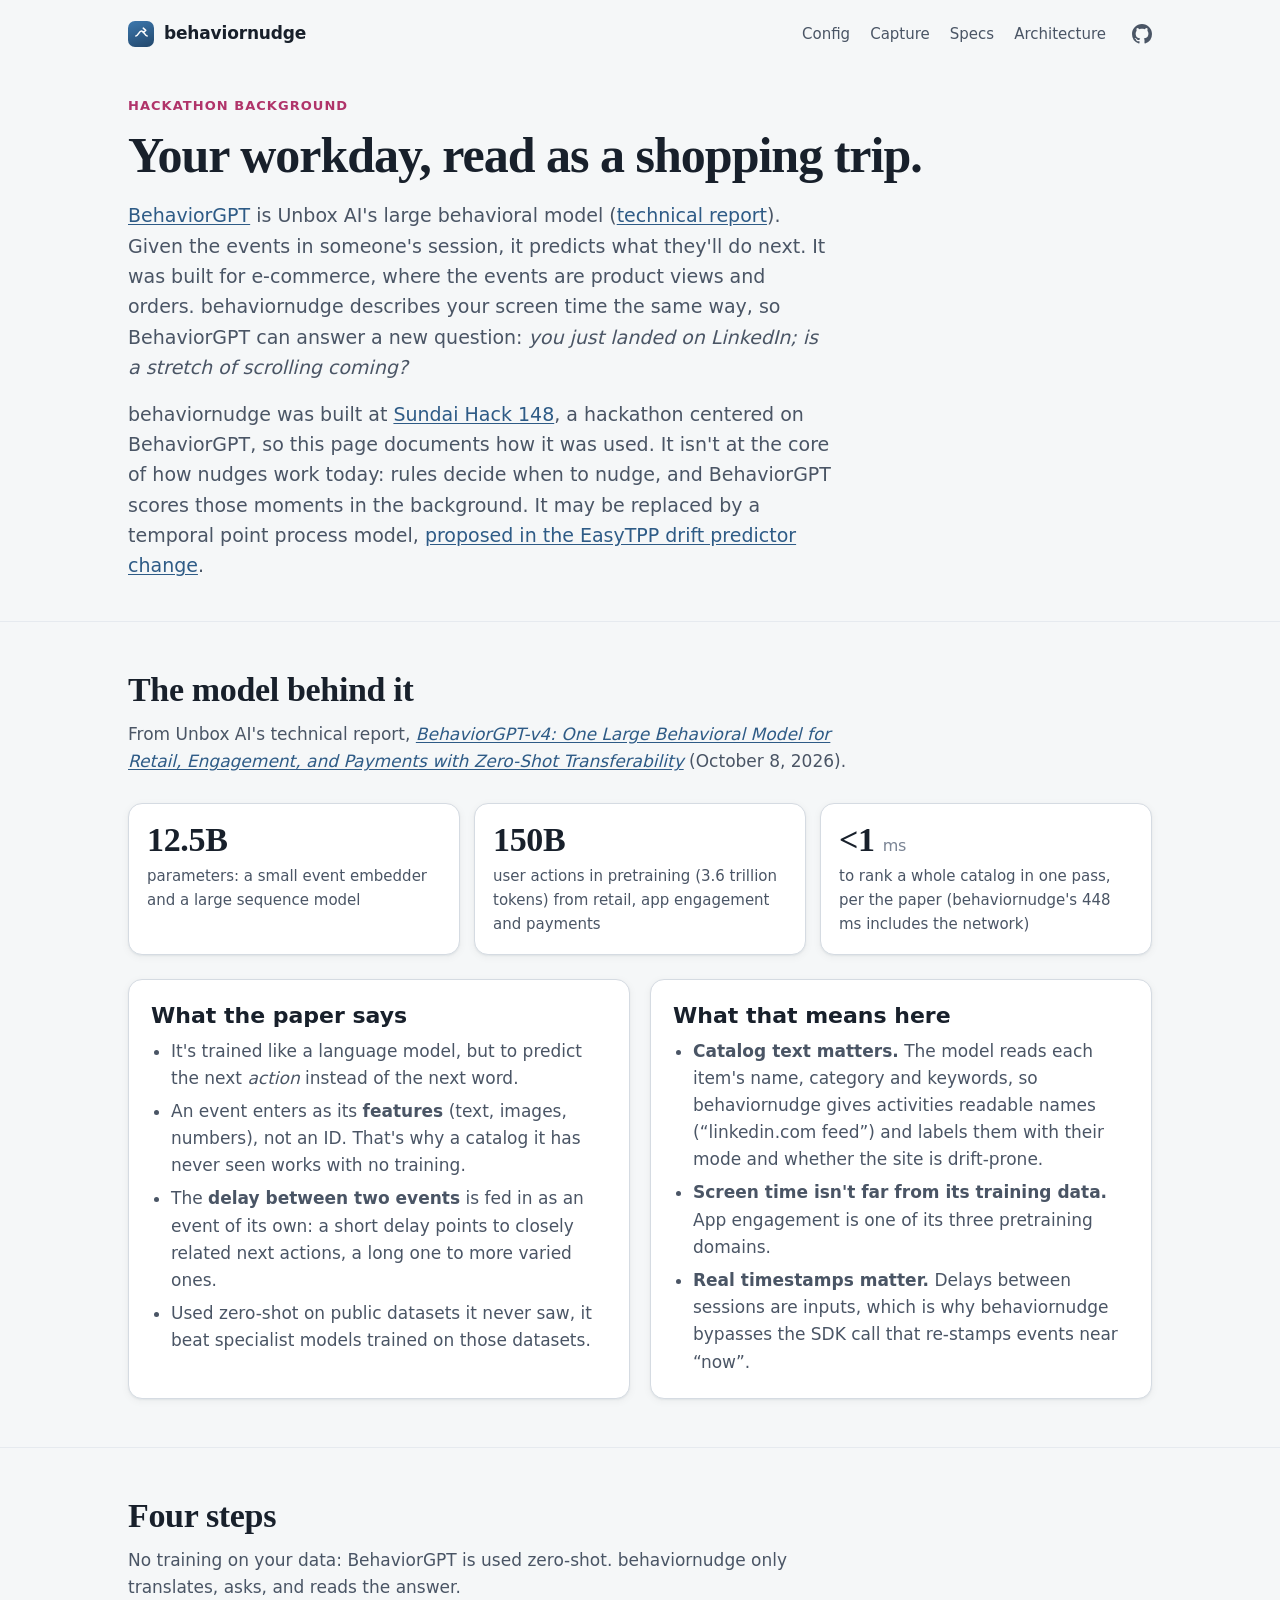
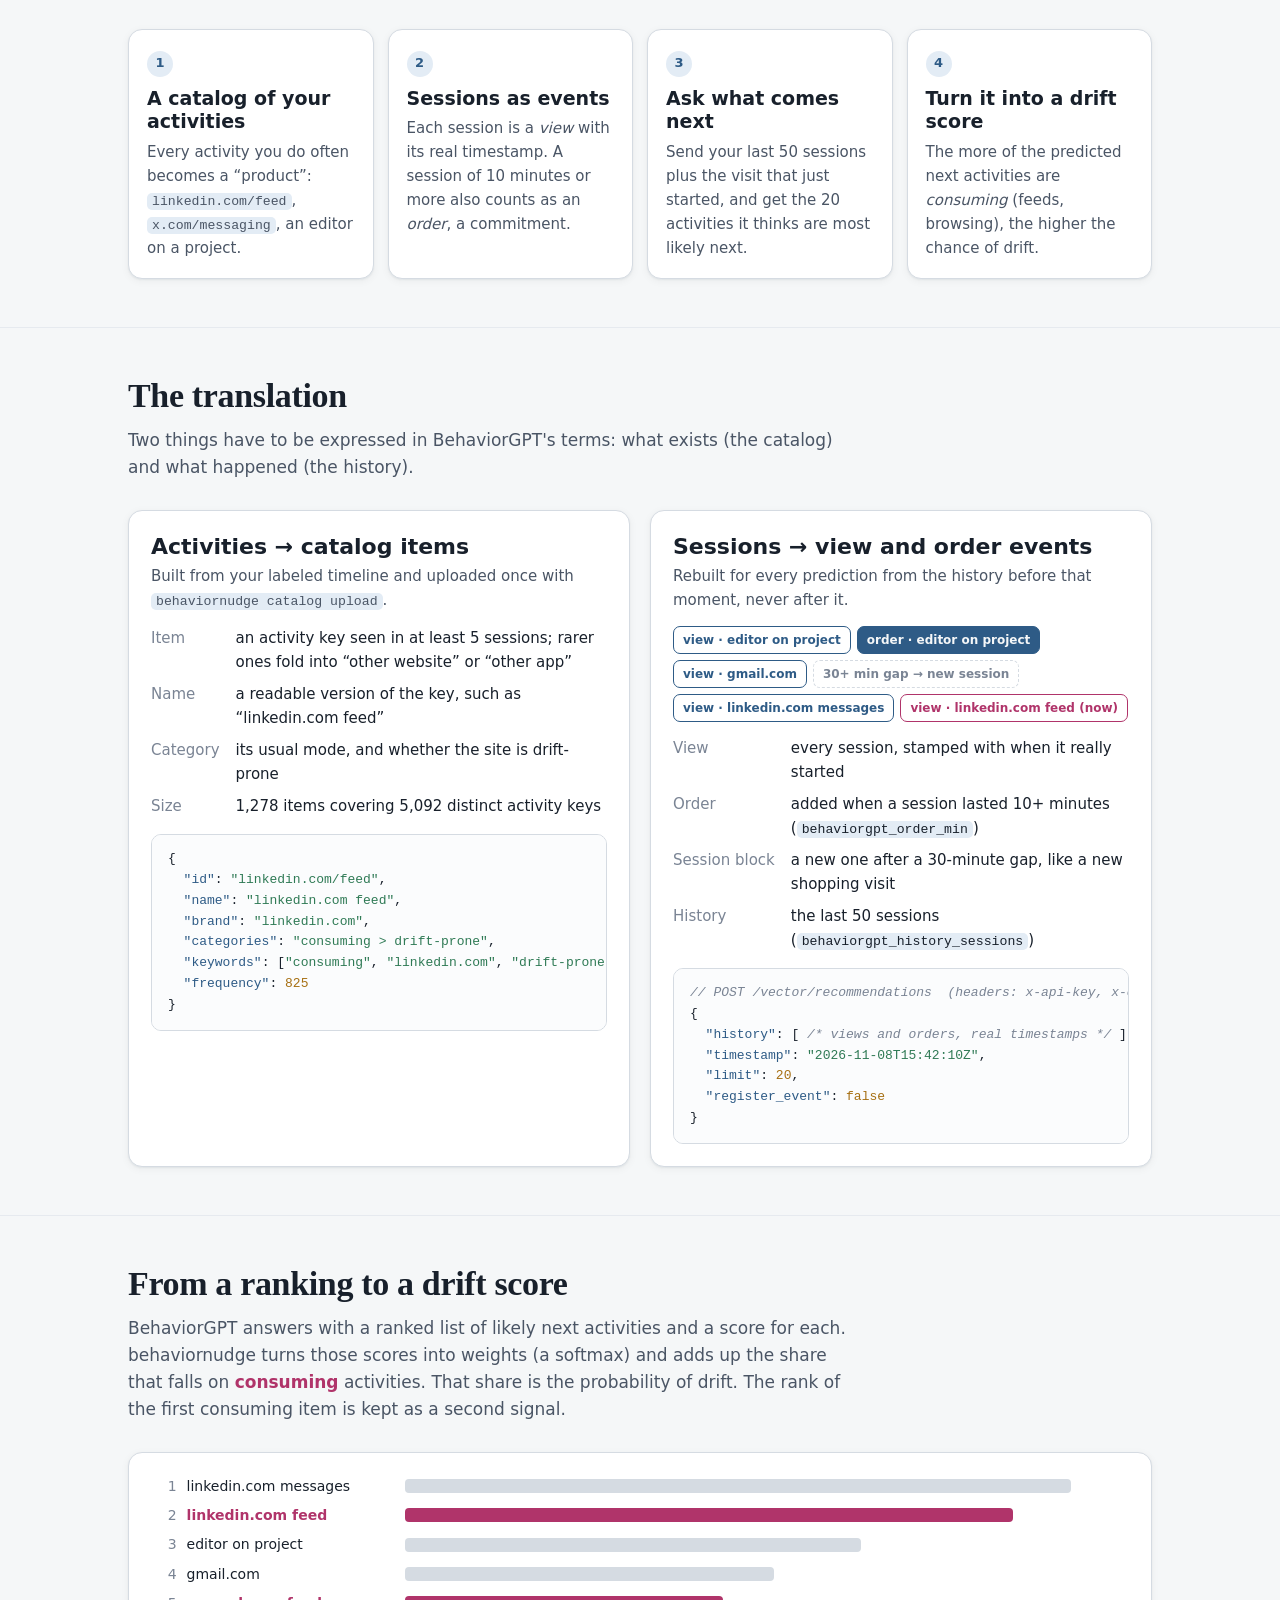
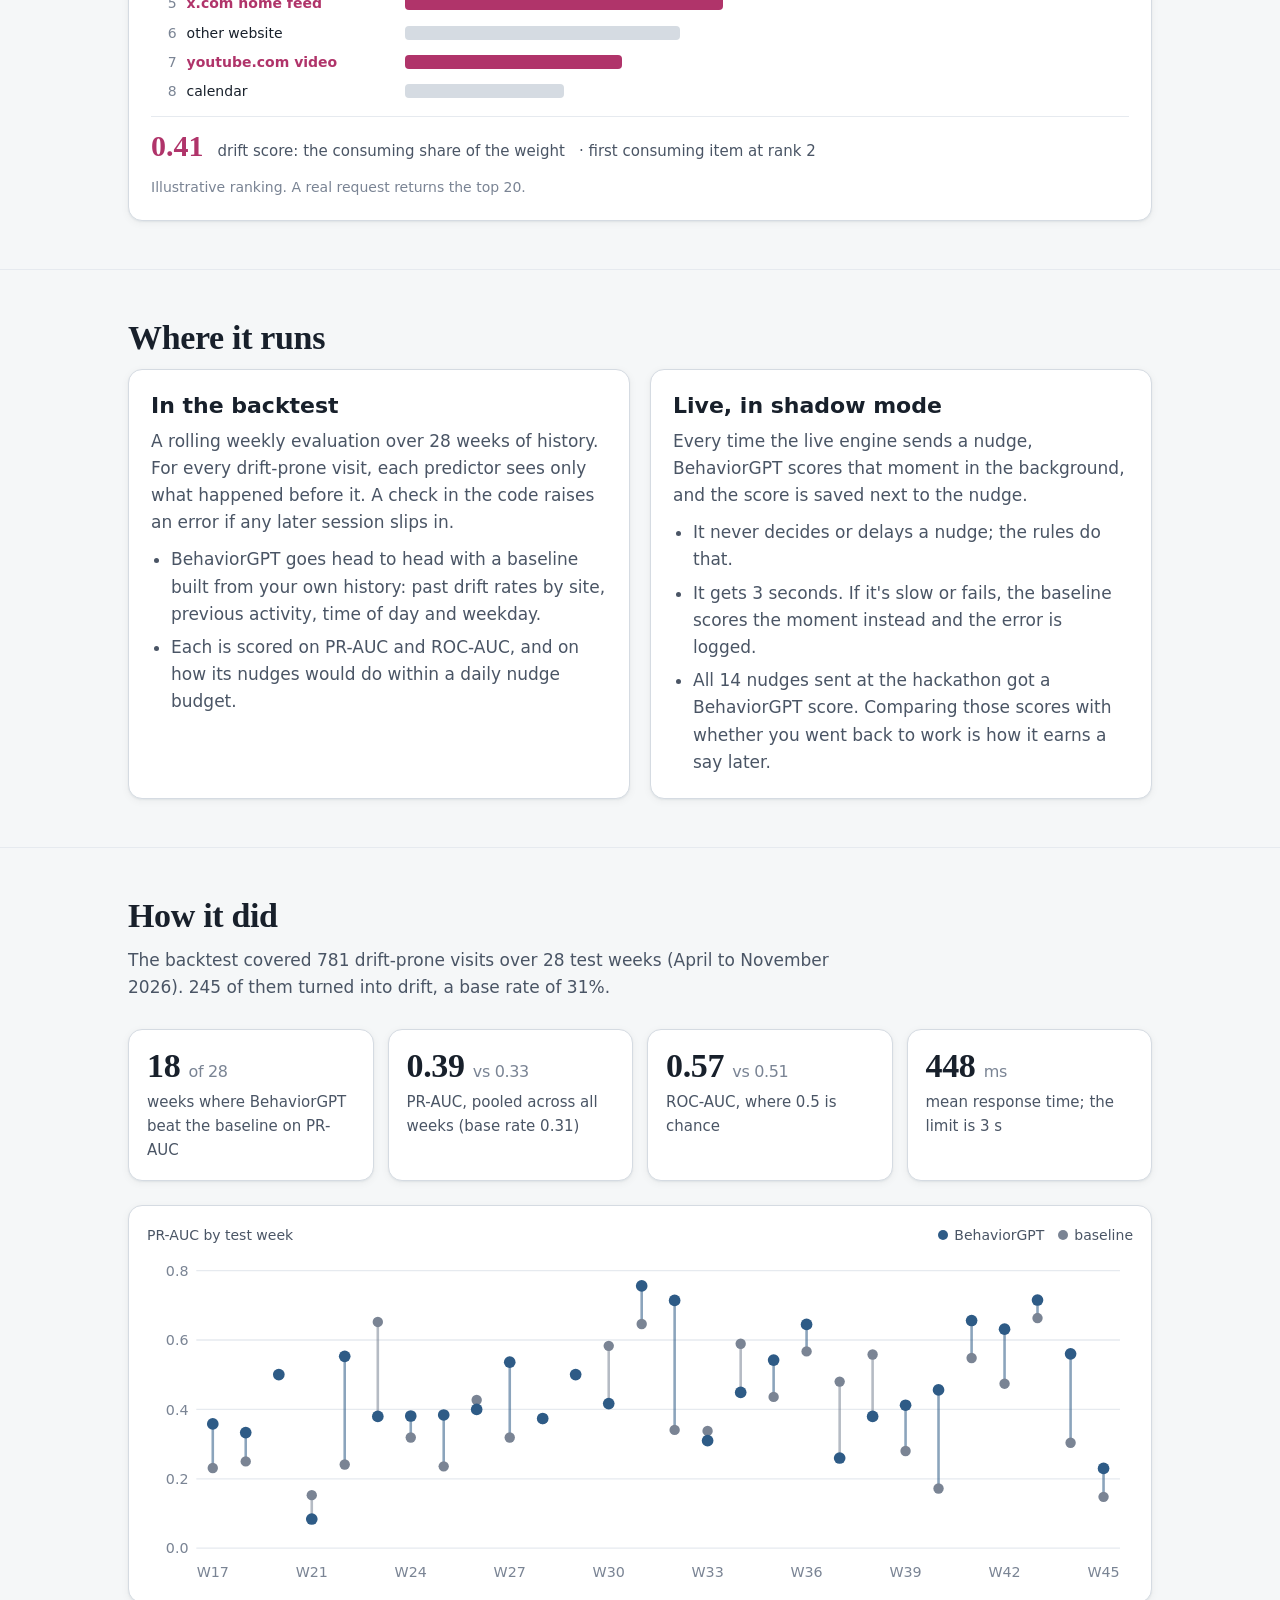
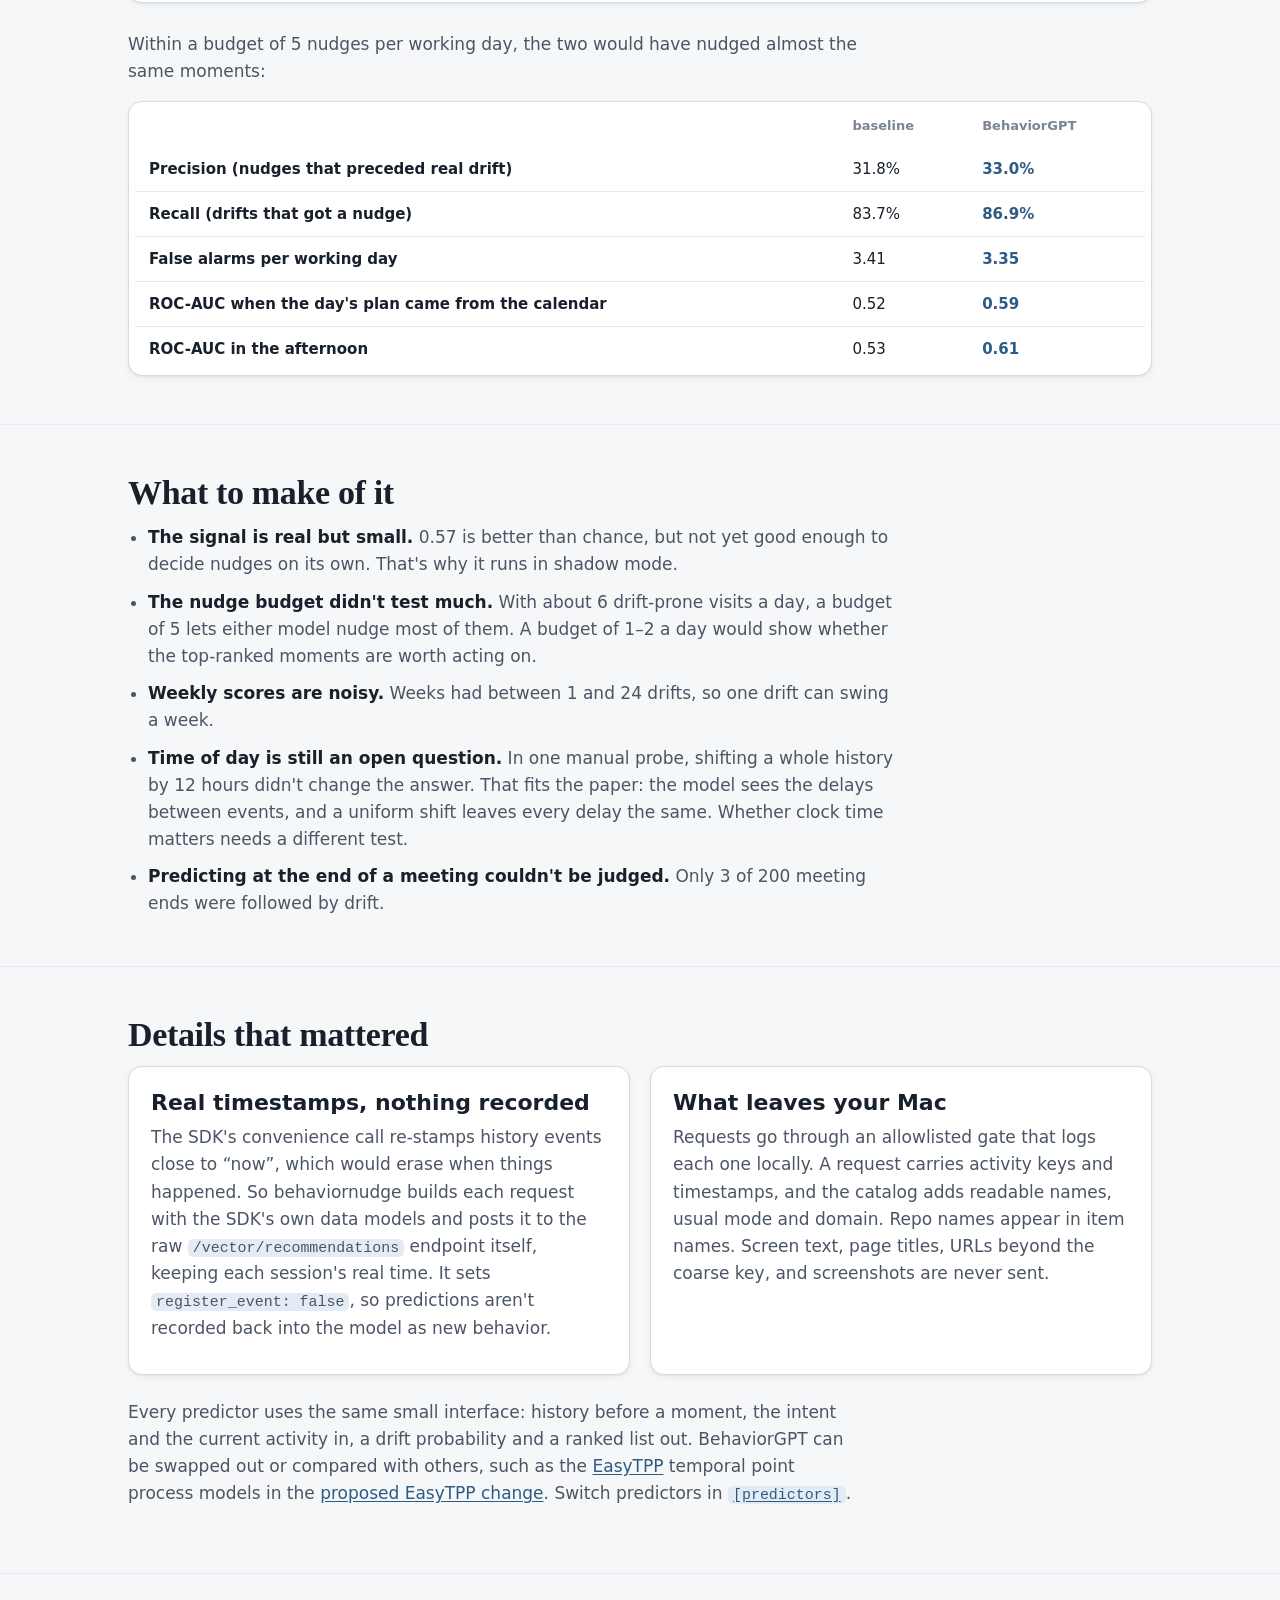
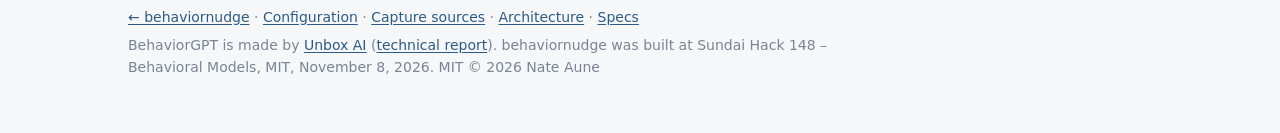
<file: docs/behaviorgpt.html>
<!doctype html>
<html lang="en">
<head>
<meta charset="utf-8">
<meta name="viewport" content="width=device-width, initial-scale=1">
<title>behaviornudge and BehaviorGPT</title>
<meta name="description" content="How behaviornudge uses Unbox AI's BehaviorGPT: activities as a catalog, sessions as view and order events, a drift score from its ranked predictions, and how it did in a 28-week backtest.">
<link rel="icon" href="data:image/svg+xml,%3Csvg xmlns='http://www.w3.org/2000/svg' viewBox='0 0 24 24'%3E%3Crect width='24' height='24' rx='6' fill='%232E5B86'/%3E%3Cpath d='M4 15.5c3.2 0 4.4-7 8-7s4.8 7 8 7' fill='none' stroke='white' stroke-width='2.2' stroke-linecap='round'/%3E%3C/svg%3E">
<link rel="stylesheet" href="site.css">
<style>
.flow { display: grid; gap: 14px; grid-template-columns: repeat(auto-fit, minmax(min(100%, 200px), 1fr)); counter-reset: f; }
.flow .card { padding: 18px; counter-increment: f; position: relative; }
.flow .card::before { content: counter(f); display: inline-grid; place-items: center; width: 26px; height: 26px; border-radius: 50%; background: var(--flow-soft); color: var(--flow); font-weight: 700; font-size: 13px; margin-bottom: 10px; }
.flow h3 { font-size: 19px; margin: 0 0 6px; }
.flow p { margin: 0; color: var(--ink-2); font-size: 15px; }

.map { display: grid; gap: 20px; }
@media (min-width: 900px) { .map { grid-template-columns: 1fr 1fr; } }
.map > * { min-width: 0; }
.map .card { padding: 22px; }
.map h3 { margin: 0 0 4px; }
.map .what { margin: 0 0 14px; color: var(--ink-2); font-size: 15px; }
.map dl { margin: 0 0 16px; display: grid; grid-template-columns: max-content 1fr; gap: 8px 16px; font-size: 15px; }
.map dt { color: var(--ink-3); }
.map dd { margin: 0; min-width: 0; overflow-wrap: anywhere; }
pre.json { margin: 0; background: var(--code-bg); border: 1px solid var(--line); border-radius: 10px; padding: 14px 16px; overflow-x: auto; font: 13px/1.6 var(--mono); color: var(--ink); }
pre.json .k { color: var(--tok-key); } pre.json .s { color: var(--tok-str); } pre.json .n { color: var(--tok-num); } pre.json .c { color: var(--tok-com); font-style: italic; }

.events { display: flex; flex-wrap: wrap; gap: 6px; align-items: center; margin: 4px 0 14px; }
.ev { font: 600 12px/1 var(--sans); padding: 7px 9px; border-radius: 7px; border: 1px solid var(--line); background: var(--card); white-space: nowrap; }
.ev.view { border-color: var(--flow); color: var(--flow); }
.ev.order { background: var(--flow); border-color: var(--flow); color: var(--paper); }
.ev.gap { border-style: dashed; color: var(--ink-3); }
.ev.now { border-color: var(--consuming); color: var(--consuming); }

.rank { padding: 22px; display: grid; gap: 7px; }
.rrow { display: grid; grid-template-columns: 1.6rem minmax(0, 13rem) 1fr; gap: 10px; align-items: center; font-size: 14px; }
.rrow .i { color: var(--ink-3); text-align: right; font-variant-numeric: tabular-nums; }
.rrow .nm { overflow: hidden; text-overflow: ellipsis; white-space: nowrap; }
.rrow .bar { height: 14px; border-radius: 4px; background: var(--line); }
.rrow.cons .bar { background: var(--consuming); }
.rrow.cons .nm { color: var(--consuming); font-weight: 600; }
.score { display: flex; flex-wrap: wrap; align-items: baseline; gap: 6px 14px; border-top: 1px solid var(--line-2); padding-top: 14px; margin-top: 6px; }
.score b { font: 600 30px/1 var(--serif); color: var(--consuming); }
.score span { color: var(--ink-2); font-size: 15px; }
.legend { font-size: 14px; color: var(--ink-3); margin: 6px 0 0; }
@media (max-width: 520px) { .rrow { grid-template-columns: 1.4rem minmax(0, 9rem) 1fr; } }

.two { display: grid; gap: 20px; }
@media (min-width: 860px) { .two { grid-template-columns: 1fr 1fr; } }
.two .card { padding: 22px; }
.two h3 { margin: 0 0 8px; }
.two p { margin: 0 0 10px; color: var(--ink-2); }
.two ul { margin: 0; padding-left: 20px; color: var(--ink-2); display: grid; gap: 6px; }

.kpis { display: grid; gap: 14px; grid-template-columns: repeat(auto-fit, minmax(min(100%, 200px), 1fr)); margin-bottom: 24px; }
.kpi { padding: 18px; }
.kpi .v { font: 600 34px/1.05 var(--serif); letter-spacing: -.01em; }
.kpi .v small { font: 500 16px var(--sans); color: var(--ink-3); }
.kpi .l { color: var(--ink-2); font-size: 15px; margin-top: 6px; }
.chart { padding: 18px 18px 10px; }
.chart svg { display: block; width: 100%; height: auto; }
.chart .ttl { display: flex; flex-wrap: wrap; justify-content: space-between; gap: 8px 16px; font-size: 14px; color: var(--ink-2); margin-bottom: 8px; }
.sw { display: inline-flex; align-items: center; gap: 6px; margin-left: 14px; }
.sw i { width: 10px; height: 10px; border-radius: 50%; display: inline-block; }
.tablecard { overflow-x: auto; padding: 4px 6px; }
table { width: 100%; border-collapse: collapse; font-size: 15px; min-width: 520px; }
th, td { text-align: left; padding: 10px 14px; border-bottom: 1px solid var(--line-2); font-variant-numeric: tabular-nums; }
thead th { font-size: 13px; color: var(--ink-3); font-weight: 600; }
tr:last-child > * { border-bottom: 0; }
td.win { color: var(--flow); font-weight: 650; }
.caveats { margin: 0; padding-left: 20px; color: var(--ink-2); display: grid; gap: 10px; max-width: 48rem; }
.caveats strong { color: var(--ink); }
</style>
</head>
<body>
<svg width="0" height="0" style="position:absolute" aria-hidden="true">
  <symbol id="mark" viewBox="0 0 24 24"><path d="M4 15.5c3.2 0 4.4-7 8-7s4.8 7 8 7" fill="none" stroke="#fff" stroke-width="2.2" stroke-linecap="round"/><path d="M15.5 5.5 19 8.5l-3.5 3" fill="none" stroke="#fff" stroke-width="2.2" stroke-linecap="round" stroke-linejoin="round" transform="translate(-1 -1)"/></symbol>
</svg>
<div class="wrap">
  <nav class="top" aria-label="Main">
    <a class="brand" href="./"><span class="logo"><svg width="17" height="17" aria-hidden="true"><use href="#mark"/></svg></span>behaviornudge</a>
    <ul>
      <li><a href="configuration.html">Config</a></li>
      <li><a href="capture.html">Capture</a></li>
      <li class="opt"><a href="specs/#/specs">Specs</a></li>
      <li class="opt"><a href="architecture.html">Architecture</a></li>
      <li class="gh"><a href="https://github.com/natea/behaviornudge" aria-label="behaviornudge on GitHub" title="behaviornudge on GitHub"><svg viewBox="0 0 16 16" width="20" height="20" fill="currentColor" aria-hidden="true"><path d="M8 0c4.42 0 8 3.58 8 8a8.013 8.013 0 0 1-5.45 7.59c-.4.08-.55-.17-.55-.38 0-.27.01-1.13.01-2.2 0-.75-.25-1.23-.54-1.48 1.78-.2 3.65-.88 3.65-3.95 0-.88-.31-1.59-.82-2.15.08-.2.36-1.02-.08-2.12 0 0-.67-.22-2.2.82-.64-.18-1.32-.27-2-.27-.68 0-1.36.09-2 .27-1.53-1.03-2.2-.82-2.2-.82-.44 1.1-.16 1.92-.08 2.12-.51.56-.82 1.28-.82 2.15 0 3.06 1.86 3.75 3.64 3.95-.23.2-.44.55-.51 1.07-.46.21-1.61.55-2.33-.66-.15-.24-.6-.83-1.23-.82-.67.01-.27.38.01.53.34.19.73.9.82 1.13.16.45.68 1.31 2.69.94 0 .67.01 1.3.01 1.49 0 .21-.15.45-.55.37A7.995 7.995 0 0 1 0 8c0-4.42 3.58-8 8-8Z"/></svg></a></li>
    </ul>
  </nav>
  <header class="page">
    <p class="eyebrow">Hackathon background</p>
    <h1>Your workday, read as a shopping trip.</h1>
    <p class="lede"><a href="https://github.com/Unbox-AI/behaviorgpt">BehaviorGPT</a> is Unbox AI's large behavioral model (<a href="https://research.unboxai.com/behaviorgpt-v4-one-large-behavioral-model.pdf">technical report</a>). Given the events in someone's session, it predicts what they'll do next. It was built for e-commerce, where the events are product views and orders. behaviornudge describes your screen time the same way, so BehaviorGPT can answer a new question: <em>you just landed on LinkedIn; is a stretch of scrolling coming?</em></p>
    <p class="lede" style="margin-top:16px">behaviornudge was built at <a href="https://www.sundai.club/events/boston/agi-house-sf-mit-hack-energy">Sundai Hack 148</a>, a hackathon centered on BehaviorGPT, so this page documents how it was used. It isn't at the core of how nudges work today: rules decide when to nudge, and BehaviorGPT scores those moments in the background. It may be replaced by a temporal point process model, <a href="specs/#/changes/easytpp-drift-predictor">proposed in the EasyTPP drift predictor change</a>.</p>
  </header>
</div>

<section>
  <div class="wrap">
    <h2>The model behind it</h2>
    <p class="sub">From Unbox AI's technical report, <a href="https://research.unboxai.com/behaviorgpt-v4-one-large-behavioral-model.pdf"><em>BehaviorGPT-v4: One Large Behavioral Model for Retail, Engagement, and Payments with Zero-Shot Transferability</em></a> (October 8, 2026).</p>
    <div class="kpis">
      <div class="card kpi"><div class="v">12.5B</div><div class="l">parameters: a small event embedder and a large sequence model</div></div>
      <div class="card kpi"><div class="v">150B</div><div class="l">user actions in pretraining (3.6 trillion tokens) from retail, app engagement and payments</div></div>
      <div class="card kpi"><div class="v">&lt;1 <small>ms</small></div><div class="l">to rank a whole catalog in one pass, per the paper (behaviornudge's 448 ms includes the network)</div></div>
    </div>
    <div class="two">
      <div class="card">
        <h3>What the paper says</h3>
        <ul>
          <li>It's trained like a language model, but to predict the next <em>action</em> instead of the next word.</li>
          <li>An event enters as its <strong>features</strong> (text, images, numbers), not an ID. That's why a catalog it has never seen works with no training.</li>
          <li>The <strong>delay between two events</strong> is fed in as an event of its own: a short delay points to closely related next actions, a long one to more varied ones.</li>
          <li>Used zero-shot on public datasets it never saw, it beat specialist models trained on those datasets.</li>
        </ul>
      </div>
      <div class="card">
        <h3>What that means here</h3>
        <ul>
          <li><strong>Catalog text matters.</strong> The model reads each item's name, category and keywords, so behaviornudge gives activities readable names (“linkedin.com feed”) and labels them with their mode and whether the site is drift-prone.</li>
          <li><strong>Screen time isn't far from its training data.</strong> App engagement is one of its three pretraining domains.</li>
          <li><strong>Real timestamps matter.</strong> Delays between sessions are inputs, which is why behaviornudge bypasses the SDK call that re-stamps events near “now”.</li>
        </ul>
      </div>
    </div>
  </div>
</section>

<section>
  <div class="wrap">
    <h2>Four steps</h2>
    <p class="sub">No training on your data: BehaviorGPT is used zero-shot. behaviornudge only translates, asks, and reads the answer.</p>
    <ol class="flow" style="list-style:none;margin:0;padding:0">
      <li class="card"><h3>A catalog of your activities</h3><p>Every activity you do often becomes a “product”: <code>linkedin.com/feed</code>, <code>x.com/messaging</code>, an editor on a project.</p></li>
      <li class="card"><h3>Sessions as events</h3><p>Each session is a <em>view</em> with its real timestamp. A session of 10 minutes or more also counts as an <em>order</em>, a commitment.</p></li>
      <li class="card"><h3>Ask what comes next</h3><p>Send your last 50 sessions plus the visit that just started, and get the 20 activities it thinks are most likely next.</p></li>
      <li class="card"><h3>Turn it into a drift score</h3><p>The more of the predicted next activities are <em>consuming</em> (feeds, browsing), the higher the chance of drift.</p></li>
    </ol>
  </div>
</section>

<section>
  <div class="wrap">
    <h2>The translation</h2>
    <p class="sub">Two things have to be expressed in BehaviorGPT's terms: what exists (the catalog) and what happened (the history).</p>
    <div class="map">
      <article class="card">
        <h3>Activities → catalog items</h3>
        <p class="what">Built from your labeled timeline and uploaded once with <code>behaviornudge catalog upload</code>.</p>
        <dl>
          <dt>Item</dt><dd>an activity key seen in at least 5 sessions; rarer ones fold into “other website” or “other app”</dd>
          <dt>Name</dt><dd>a readable version of the key, such as “linkedin.com feed”</dd>
          <dt>Category</dt><dd>its usual mode, and whether the site is drift-prone</dd>
          <dt>Size</dt><dd>1,278 items covering 5,092 distinct activity keys</dd>
        </dl>
<pre class="json">{
  <span class="k">"id"</span>: <span class="s">"linkedin.com/feed"</span>,
  <span class="k">"name"</span>: <span class="s">"linkedin.com feed"</span>,
  <span class="k">"brand"</span>: <span class="s">"linkedin.com"</span>,
  <span class="k">"categories"</span>: <span class="s">"consuming &gt; drift-prone"</span>,
  <span class="k">"keywords"</span>: [<span class="s">"consuming"</span>, <span class="s">"linkedin.com"</span>, <span class="s">"drift-prone"</span>],
  <span class="k">"frequency"</span>: <span class="n">825</span>
}</pre>
      </article>
      <article class="card">
        <h3>Sessions → view and order events</h3>
        <p class="what">Rebuilt for every prediction from the history before that moment, never after it.</p>
        <div class="events" aria-label="Example event history">
          <span class="ev view">view · editor on project</span><span class="ev order">order · editor on project</span>
          <span class="ev view">view · gmail.com</span><span class="ev gap">30+ min gap → new session</span>
          <span class="ev view">view · linkedin.com messages</span><span class="ev now">view · linkedin.com feed (now)</span>
        </div>
        <dl>
          <dt>View</dt><dd>every session, stamped with when it really started</dd>
          <dt>Order</dt><dd>added when a session lasted 10+ minutes (<code>behaviorgpt_order_min</code>)</dd>
          <dt>Session block</dt><dd>a new one after a 30-minute gap, like a new shopping visit</dd>
          <dt>History</dt><dd>the last 50 sessions (<code>behaviorgpt_history_sessions</code>)</dd>
        </dl>
<pre class="json"><span class="c">// POST /vector/recommendations  (headers: x-api-key, x-catalog-id)</span>
{
  <span class="k">"history"</span>: [ <span class="c">/* views and orders, real timestamps */</span> ],
  <span class="k">"timestamp"</span>: <span class="s">"2026-11-08T15:42:10Z"</span>,
  <span class="k">"limit"</span>: <span class="n">20</span>,
  <span class="k">"register_event"</span>: <span class="n">false</span>
}</pre>
      </article>
    </div>
  </div>
</section>

<section>
  <div class="wrap">
    <h2>From a ranking to a drift score</h2>
    <p class="sub">BehaviorGPT answers with a ranked list of likely next activities and a score for each. behaviornudge turns those scores into weights (a softmax) and adds up the share that falls on <span style="color:var(--consuming);font-weight:600">consuming</span> activities. That share is the probability of drift. The rank of the first consuming item is kept as a second signal.</p>
    <div class="card rank" role="img" aria-label="An illustrative ranked list of eight predicted next activities. Three are consuming: linkedin.com feed at rank 2, x.com home feed at rank 5 and youtube.com video at rank 7. Their share of the weight gives a drift score of 0.41.">
      <div class="rrow"><span class="i">1</span><span class="nm">linkedin.com messages</span><span class="bar" style="width:92%"></span></div>
      <div class="rrow cons"><span class="i">2</span><span class="nm">linkedin.com feed</span><span class="bar" style="width:84%"></span></div>
      <div class="rrow"><span class="i">3</span><span class="nm">editor on project</span><span class="bar" style="width:63%"></span></div>
      <div class="rrow"><span class="i">4</span><span class="nm">gmail.com</span><span class="bar" style="width:51%"></span></div>
      <div class="rrow cons"><span class="i">5</span><span class="nm">x.com home feed</span><span class="bar" style="width:44%"></span></div>
      <div class="rrow"><span class="i">6</span><span class="nm">other website</span><span class="bar" style="width:38%"></span></div>
      <div class="rrow cons"><span class="i">7</span><span class="nm">youtube.com video</span><span class="bar" style="width:30%"></span></div>
      <div class="rrow"><span class="i">8</span><span class="nm">calendar</span><span class="bar" style="width:22%"></span></div>
      <div class="score"><b>0.41</b><span>drift score: the consuming share of the weight</span><span>· first consuming item at rank 2</span></div>
      <p class="legend">Illustrative ranking. A real request returns the top 20.</p>
    </div>
  </div>
</section>

<section>
  <div class="wrap">
    <h2>Where it runs</h2>
    <div class="two">
      <div class="card">
        <h3>In the backtest</h3>
        <p>A rolling weekly evaluation over 28 weeks of history. For every drift-prone visit, each predictor sees only what happened before it. A check in the code raises an error if any later session slips in.</p>
        <ul>
          <li>BehaviorGPT goes head to head with a baseline built from your own history: past drift rates by site, previous activity, time of day and weekday.</li>
          <li>Each is scored on PR-AUC and ROC-AUC, and on how its nudges would do within a daily nudge budget.</li>
        </ul>
      </div>
      <div class="card">
        <h3>Live, in shadow mode</h3>
        <p>Every time the live engine sends a nudge, BehaviorGPT scores that moment in the background, and the score is saved next to the nudge.</p>
        <ul>
          <li>It never decides or delays a nudge; the rules do that.</li>
          <li>It gets 3 seconds. If it's slow or fails, the baseline scores the moment instead and the error is logged.</li>
          <li>All 14 nudges sent at the hackathon got a BehaviorGPT score. Comparing those scores with whether you went back to work is how it earns a say later.</li>
        </ul>
      </div>
    </div>
  </div>
</section>

<section>
  <div class="wrap">
    <h2>How it did</h2>
    <p class="sub">The backtest covered 781 drift-prone visits over 28 test weeks (April to November 2026). 245 of them turned into drift, a base rate of 31%.</p>
    <div class="kpis">
      <div class="card kpi"><div class="v">18 <small>of 28</small></div><div class="l">weeks where BehaviorGPT beat the baseline on PR-AUC</div></div>
      <div class="card kpi"><div class="v">0.39 <small>vs 0.33</small></div><div class="l">PR-AUC, pooled across all weeks (base rate 0.31)</div></div>
      <div class="card kpi"><div class="v">0.57 <small>vs 0.51</small></div><div class="l">ROC-AUC, where 0.5 is chance</div></div>
      <div class="card kpi"><div class="v">448 <small>ms</small></div><div class="l">mean response time; the limit is 3 s</div></div>
    </div>
    <div class="card chart">
      <div class="ttl"><span>PR-AUC by test week</span><span><span class="sw"><i style="background:var(--flow)"></i>BehaviorGPT</span><span class="sw"><i style="background:var(--ink-3)"></i>baseline</span></span></div>
      <svg viewBox="0 0 760 260" role="img" aria-label="PR-AUC per test week for BehaviorGPT and the baseline; BehaviorGPT is higher in 18 of 28 weeks." font-family="var(--sans)" font-size="11"><line x1="38" x2="750" y1="226.0" y2="226.0" stroke="var(--line-2)"/><text x="32" y="230.0" text-anchor="end" fill="var(--ink-3)">0.0</text><line x1="38" x2="750" y1="172.5" y2="172.5" stroke="var(--line-2)"/><text x="32" y="176.5" text-anchor="end" fill="var(--ink-3)">0.2</text><line x1="38" x2="750" y1="119.0" y2="119.0" stroke="var(--line-2)"/><text x="32" y="123.0" text-anchor="end" fill="var(--ink-3)">0.4</text><line x1="38" x2="750" y1="65.5" y2="65.5" stroke="var(--line-2)"/><text x="32" y="69.5" text-anchor="end" fill="var(--ink-3)">0.6</text><line x1="38" x2="750" y1="12.0" y2="12.0" stroke="var(--line-2)"/><text x="32" y="16.0" text-anchor="end" fill="var(--ink-3)">0.8</text><line x1="50.7" x2="50.7" y1="164.2" y2="130.2" stroke="var(--flow)" stroke-width="2" opacity=".55"/><circle cx="50.7" cy="164.2" r="4" fill="var(--ink-3)"><title>2026-W17 baseline 0.231</title></circle><circle cx="50.7" cy="130.2" r="4.5" fill="var(--flow)"><title>2026-W17 BehaviorGPT 0.358</title></circle><text x="50.7" y="248" text-anchor="middle" fill="var(--ink-3)">W17</text><line x1="76.1" x2="76.1" y1="159.1" y2="136.9" stroke="var(--flow)" stroke-width="2" opacity=".55"/><circle cx="76.1" cy="159.1" r="4" fill="var(--ink-3)"><title>2026-W19 baseline 0.250</title></circle><circle cx="76.1" cy="136.9" r="4.5" fill="var(--flow)"><title>2026-W19 BehaviorGPT 0.333</title></circle><line x1="101.6" x2="101.6" y1="92.2" y2="92.2" stroke="var(--ink-3)" stroke-width="2" opacity=".55"/><circle cx="101.6" cy="92.2" r="4" fill="var(--ink-3)"><title>2026-W20 baseline 0.500</title></circle><circle cx="101.6" cy="92.2" r="4.5" fill="var(--flow)"><title>2026-W20 BehaviorGPT 0.500</title></circle><line x1="127.0" x2="127.0" y1="185.1" y2="203.5" stroke="var(--ink-3)" stroke-width="2" opacity=".55"/><circle cx="127.0" cy="185.1" r="4" fill="var(--ink-3)"><title>2026-W21 baseline 0.153</title></circle><circle cx="127.0" cy="203.5" r="4.5" fill="var(--flow)"><title>2026-W21 BehaviorGPT 0.084</title></circle><text x="127.0" y="248" text-anchor="middle" fill="var(--ink-3)">W21</text><line x1="152.4" x2="152.4" y1="161.5" y2="78.1" stroke="var(--flow)" stroke-width="2" opacity=".55"/><circle cx="152.4" cy="161.5" r="4" fill="var(--ink-3)"><title>2026-W22 baseline 0.241</title></circle><circle cx="152.4" cy="78.1" r="4.5" fill="var(--flow)"><title>2026-W22 BehaviorGPT 0.553</title></circle><line x1="177.9" x2="177.9" y1="51.6" y2="124.4" stroke="var(--ink-3)" stroke-width="2" opacity=".55"/><circle cx="177.9" cy="51.6" r="4" fill="var(--ink-3)"><title>2026-W23 baseline 0.652</title></circle><circle cx="177.9" cy="124.4" r="4.5" fill="var(--flow)"><title>2026-W23 BehaviorGPT 0.380</title></circle><line x1="203.3" x2="203.3" y1="140.7" y2="124.1" stroke="var(--flow)" stroke-width="2" opacity=".55"/><circle cx="203.3" cy="140.7" r="4" fill="var(--ink-3)"><title>2026-W24 baseline 0.319</title></circle><circle cx="203.3" cy="124.1" r="4.5" fill="var(--flow)"><title>2026-W24 BehaviorGPT 0.381</title></circle><text x="203.3" y="248" text-anchor="middle" fill="var(--ink-3)">W24</text><line x1="228.7" x2="228.7" y1="162.9" y2="123.3" stroke="var(--flow)" stroke-width="2" opacity=".55"/><circle cx="228.7" cy="162.9" r="4" fill="var(--ink-3)"><title>2026-W25 baseline 0.236</title></circle><circle cx="228.7" cy="123.3" r="4.5" fill="var(--flow)"><title>2026-W25 BehaviorGPT 0.384</title></circle><line x1="254.1" x2="254.1" y1="111.8" y2="119.0" stroke="var(--ink-3)" stroke-width="2" opacity=".55"/><circle cx="254.1" cy="111.8" r="4" fill="var(--ink-3)"><title>2026-W26 baseline 0.427</title></circle><circle cx="254.1" cy="119.0" r="4.5" fill="var(--flow)"><title>2026-W26 BehaviorGPT 0.400</title></circle><line x1="279.6" x2="279.6" y1="140.7" y2="82.6" stroke="var(--flow)" stroke-width="2" opacity=".55"/><circle cx="279.6" cy="140.7" r="4" fill="var(--ink-3)"><title>2026-W27 baseline 0.319</title></circle><circle cx="279.6" cy="82.6" r="4.5" fill="var(--flow)"><title>2026-W27 BehaviorGPT 0.536</title></circle><text x="279.6" y="248" text-anchor="middle" fill="var(--ink-3)">W27</text><line x1="305.0" x2="305.0" y1="126.5" y2="126.0" stroke="var(--flow)" stroke-width="2" opacity=".55"/><circle cx="305.0" cy="126.5" r="4" fill="var(--ink-3)"><title>2026-W28 baseline 0.372</title></circle><circle cx="305.0" cy="126.0" r="4.5" fill="var(--flow)"><title>2026-W28 BehaviorGPT 0.374</title></circle><line x1="330.4" x2="330.4" y1="92.2" y2="92.2" stroke="var(--ink-3)" stroke-width="2" opacity=".55"/><circle cx="330.4" cy="92.2" r="4" fill="var(--ink-3)"><title>2026-W29 baseline 0.500</title></circle><circle cx="330.4" cy="92.2" r="4.5" fill="var(--flow)"><title>2026-W29 BehaviorGPT 0.500</title></circle><line x1="355.9" x2="355.9" y1="70.0" y2="114.5" stroke="var(--ink-3)" stroke-width="2" opacity=".55"/><circle cx="355.9" cy="70.0" r="4" fill="var(--ink-3)"><title>2026-W30 baseline 0.583</title></circle><circle cx="355.9" cy="114.5" r="4.5" fill="var(--flow)"><title>2026-W30 BehaviorGPT 0.417</title></circle><text x="355.9" y="248" text-anchor="middle" fill="var(--ink-3)">W30</text><line x1="381.3" x2="381.3" y1="53.2" y2="23.8" stroke="var(--flow)" stroke-width="2" opacity=".55"/><circle cx="381.3" cy="53.2" r="4" fill="var(--ink-3)"><title>2026-W31 baseline 0.646</title></circle><circle cx="381.3" cy="23.8" r="4.5" fill="var(--flow)"><title>2026-W31 BehaviorGPT 0.756</title></circle><line x1="406.7" x2="406.7" y1="134.8" y2="35.0" stroke="var(--flow)" stroke-width="2" opacity=".55"/><circle cx="406.7" cy="134.8" r="4" fill="var(--ink-3)"><title>2026-W32 baseline 0.341</title></circle><circle cx="406.7" cy="35.0" r="4.5" fill="var(--flow)"><title>2026-W32 BehaviorGPT 0.714</title></circle><line x1="432.1" x2="432.1" y1="135.6" y2="143.1" stroke="var(--ink-3)" stroke-width="2" opacity=".55"/><circle cx="432.1" cy="135.6" r="4" fill="var(--ink-3)"><title>2026-W33 baseline 0.338</title></circle><circle cx="432.1" cy="143.1" r="4.5" fill="var(--flow)"><title>2026-W33 BehaviorGPT 0.310</title></circle><text x="432.1" y="248" text-anchor="middle" fill="var(--ink-3)">W33</text><line x1="457.6" x2="457.6" y1="68.4" y2="105.9" stroke="var(--ink-3)" stroke-width="2" opacity=".55"/><circle cx="457.6" cy="68.4" r="4" fill="var(--ink-3)"><title>2026-W34 baseline 0.589</title></circle><circle cx="457.6" cy="105.9" r="4.5" fill="var(--flow)"><title>2026-W34 BehaviorGPT 0.449</title></circle><line x1="483.0" x2="483.0" y1="109.4" y2="81.0" stroke="var(--flow)" stroke-width="2" opacity=".55"/><circle cx="483.0" cy="109.4" r="4" fill="var(--ink-3)"><title>2026-W35 baseline 0.436</title></circle><circle cx="483.0" cy="81.0" r="4.5" fill="var(--flow)"><title>2026-W35 BehaviorGPT 0.542</title></circle><line x1="508.4" x2="508.4" y1="74.3" y2="53.5" stroke="var(--flow)" stroke-width="2" opacity=".55"/><circle cx="508.4" cy="74.3" r="4" fill="var(--ink-3)"><title>2026-W36 baseline 0.567</title></circle><circle cx="508.4" cy="53.5" r="4.5" fill="var(--flow)"><title>2026-W36 BehaviorGPT 0.645</title></circle><text x="508.4" y="248" text-anchor="middle" fill="var(--ink-3)">W36</text><line x1="533.9" x2="533.9" y1="97.6" y2="156.5" stroke="var(--ink-3)" stroke-width="2" opacity=".55"/><circle cx="533.9" cy="97.6" r="4" fill="var(--ink-3)"><title>2026-W37 baseline 0.480</title></circle><circle cx="533.9" cy="156.5" r="4.5" fill="var(--flow)"><title>2026-W37 BehaviorGPT 0.260</title></circle><line x1="559.3" x2="559.3" y1="76.7" y2="124.4" stroke="var(--ink-3)" stroke-width="2" opacity=".55"/><circle cx="559.3" cy="76.7" r="4" fill="var(--ink-3)"><title>2026-W38 baseline 0.558</title></circle><circle cx="559.3" cy="124.4" r="4.5" fill="var(--flow)"><title>2026-W38 BehaviorGPT 0.380</title></circle><line x1="584.7" x2="584.7" y1="151.1" y2="115.8" stroke="var(--flow)" stroke-width="2" opacity=".55"/><circle cx="584.7" cy="151.1" r="4" fill="var(--ink-3)"><title>2026-W39 baseline 0.280</title></circle><circle cx="584.7" cy="115.8" r="4.5" fill="var(--flow)"><title>2026-W39 BehaviorGPT 0.412</title></circle><text x="584.7" y="248" text-anchor="middle" fill="var(--ink-3)">W39</text><line x1="610.1" x2="610.1" y1="180.0" y2="104.0" stroke="var(--flow)" stroke-width="2" opacity=".55"/><circle cx="610.1" cy="180.0" r="4" fill="var(--ink-3)"><title>2026-W40 baseline 0.172</title></circle><circle cx="610.1" cy="104.0" r="4.5" fill="var(--flow)"><title>2026-W40 BehaviorGPT 0.456</title></circle><line x1="635.6" x2="635.6" y1="79.4" y2="50.5" stroke="var(--flow)" stroke-width="2" opacity=".55"/><circle cx="635.6" cy="79.4" r="4" fill="var(--ink-3)"><title>2026-W41 baseline 0.548</title></circle><circle cx="635.6" cy="50.5" r="4.5" fill="var(--flow)"><title>2026-W41 BehaviorGPT 0.656</title></circle><line x1="661.0" x2="661.0" y1="99.2" y2="57.2" stroke="var(--flow)" stroke-width="2" opacity=".55"/><circle cx="661.0" cy="99.2" r="4" fill="var(--ink-3)"><title>2026-W42 baseline 0.474</title></circle><circle cx="661.0" cy="57.2" r="4.5" fill="var(--flow)"><title>2026-W42 BehaviorGPT 0.631</title></circle><text x="661.0" y="248" text-anchor="middle" fill="var(--ink-3)">W42</text><line x1="686.4" x2="686.4" y1="48.6" y2="34.7" stroke="var(--flow)" stroke-width="2" opacity=".55"/><circle cx="686.4" cy="48.6" r="4" fill="var(--ink-3)"><title>2026-W43 baseline 0.663</title></circle><circle cx="686.4" cy="34.7" r="4.5" fill="var(--flow)"><title>2026-W43 BehaviorGPT 0.715</title></circle><line x1="711.9" x2="711.9" y1="144.7" y2="76.2" stroke="var(--flow)" stroke-width="2" opacity=".55"/><circle cx="711.9" cy="144.7" r="4" fill="var(--ink-3)"><title>2026-W44 baseline 0.304</title></circle><circle cx="711.9" cy="76.2" r="4.5" fill="var(--flow)"><title>2026-W44 BehaviorGPT 0.560</title></circle><line x1="737.3" x2="737.3" y1="186.4" y2="164.5" stroke="var(--flow)" stroke-width="2" opacity=".55"/><circle cx="737.3" cy="186.4" r="4" fill="var(--ink-3)"><title>2026-W45 baseline 0.148</title></circle><circle cx="737.3" cy="164.5" r="4.5" fill="var(--flow)"><title>2026-W45 BehaviorGPT 0.230</title></circle><text x="737.3" y="248" text-anchor="middle" fill="var(--ink-3)">W45</text></svg>
    </div>
    <p class="sub" style="margin-top:28px;margin-bottom:16px">Within a budget of 5 nudges per working day, the two would have nudged almost the same moments:</p>
    <div class="card tablecard">
      <table>
        <thead><tr><th></th><th>baseline</th><th>BehaviorGPT</th></tr></thead>
        <tbody>
          <tr><th>Precision (nudges that preceded real drift)</th><td>31.8%</td><td class="win">33.0%</td></tr>
          <tr><th>Recall (drifts that got a nudge)</th><td>83.7%</td><td class="win">86.9%</td></tr>
          <tr><th>False alarms per working day</th><td>3.41</td><td class="win">3.35</td></tr>
          <tr><th>ROC-AUC when the day's plan came from the calendar</th><td>0.52</td><td class="win">0.59</td></tr>
          <tr><th>ROC-AUC in the afternoon</th><td>0.53</td><td class="win">0.61</td></tr>
        </tbody>
      </table>
    </div>
  </div>
</section>

<section>
  <div class="wrap">
    <h2>What to make of it</h2>
    <ul class="caveats">
      <li><strong>The signal is real but small.</strong> 0.57 is better than chance, but not yet good enough to decide nudges on its own. That's why it runs in shadow mode.</li>
      <li><strong>The nudge budget didn't test much.</strong> With about 6 drift-prone visits a day, a budget of 5 lets either model nudge most of them. A budget of 1–2 a day would show whether the top-ranked moments are worth acting on.</li>
      <li><strong>Weekly scores are noisy.</strong> Weeks had between 1 and 24 drifts, so one drift can swing a week.</li>
      <li><strong>Time of day is still an open question.</strong> In one manual probe, shifting a whole history by 12 hours didn't change the answer. That fits the paper: the model sees the delays between events, and a uniform shift leaves every delay the same. Whether clock time matters needs a different test.</li>
      <li><strong>Predicting at the end of a meeting couldn't be judged.</strong> Only 3 of 200 meeting ends were followed by drift.</li>
    </ul>
  </div>
</section>

<section>
  <div class="wrap">
    <h2>Details that mattered</h2>
    <div class="two">
      <div class="card">
        <h3>Real timestamps, nothing recorded</h3>
        <p>The SDK's convenience call re-stamps history events close to “now”, which would erase when things happened. So behaviornudge builds each request with the SDK's own data models and posts it to the raw <code>/vector/recommendations</code> endpoint itself, keeping each session's real time. It sets <code>register_event: false</code>, so predictions aren't recorded back into the model as new behavior.</p>
      </div>
      <div class="card">
        <h3>What leaves your Mac</h3>
        <p>Requests go through an allowlisted gate that logs each one locally. A request carries activity keys and timestamps, and the catalog adds readable names, usual mode and domain. Repo names appear in item names. Screen text, page titles, URLs beyond the coarse key, and screenshots are never sent.</p>
      </div>
    </div>
    <p style="color:var(--ink-2);margin-top:24px">Every predictor uses the same small interface: history before a moment, the intent and the current activity in, a drift probability and a ranked list out. BehaviorGPT can be swapped out or compared with others, such as the <a href="https://github.com/ant-research/EasyTemporalPointProcess">EasyTPP</a> temporal point process models in the <a href="specs/#/changes/easytpp-drift-predictor">proposed EasyTPP change</a>. Switch predictors in <a href="configuration.html#predictors"><code>[predictors]</code></a>.</p>
  </div>
</section>

<footer>
  <div class="wrap">
    <p><a href="./">← behaviornudge</a> · <a href="configuration.html">Configuration</a> · <a href="capture.html">Capture sources</a> · <a href="architecture.html">Architecture</a> · <a href="specs/#/specs">Specs</a></p>
    <p>BehaviorGPT is made by <a href="https://www.unboxai.com">Unbox AI</a> (<a href="https://research.unboxai.com/behaviorgpt-v4-one-large-behavioral-model.pdf">technical report</a>). behaviornudge was built at Sundai Hack 148 – Behavioral Models, MIT, November 8, 2026. MIT © 2026 Nate Aune</p>
  </div>
</footer>
</body>
</html>
</file>
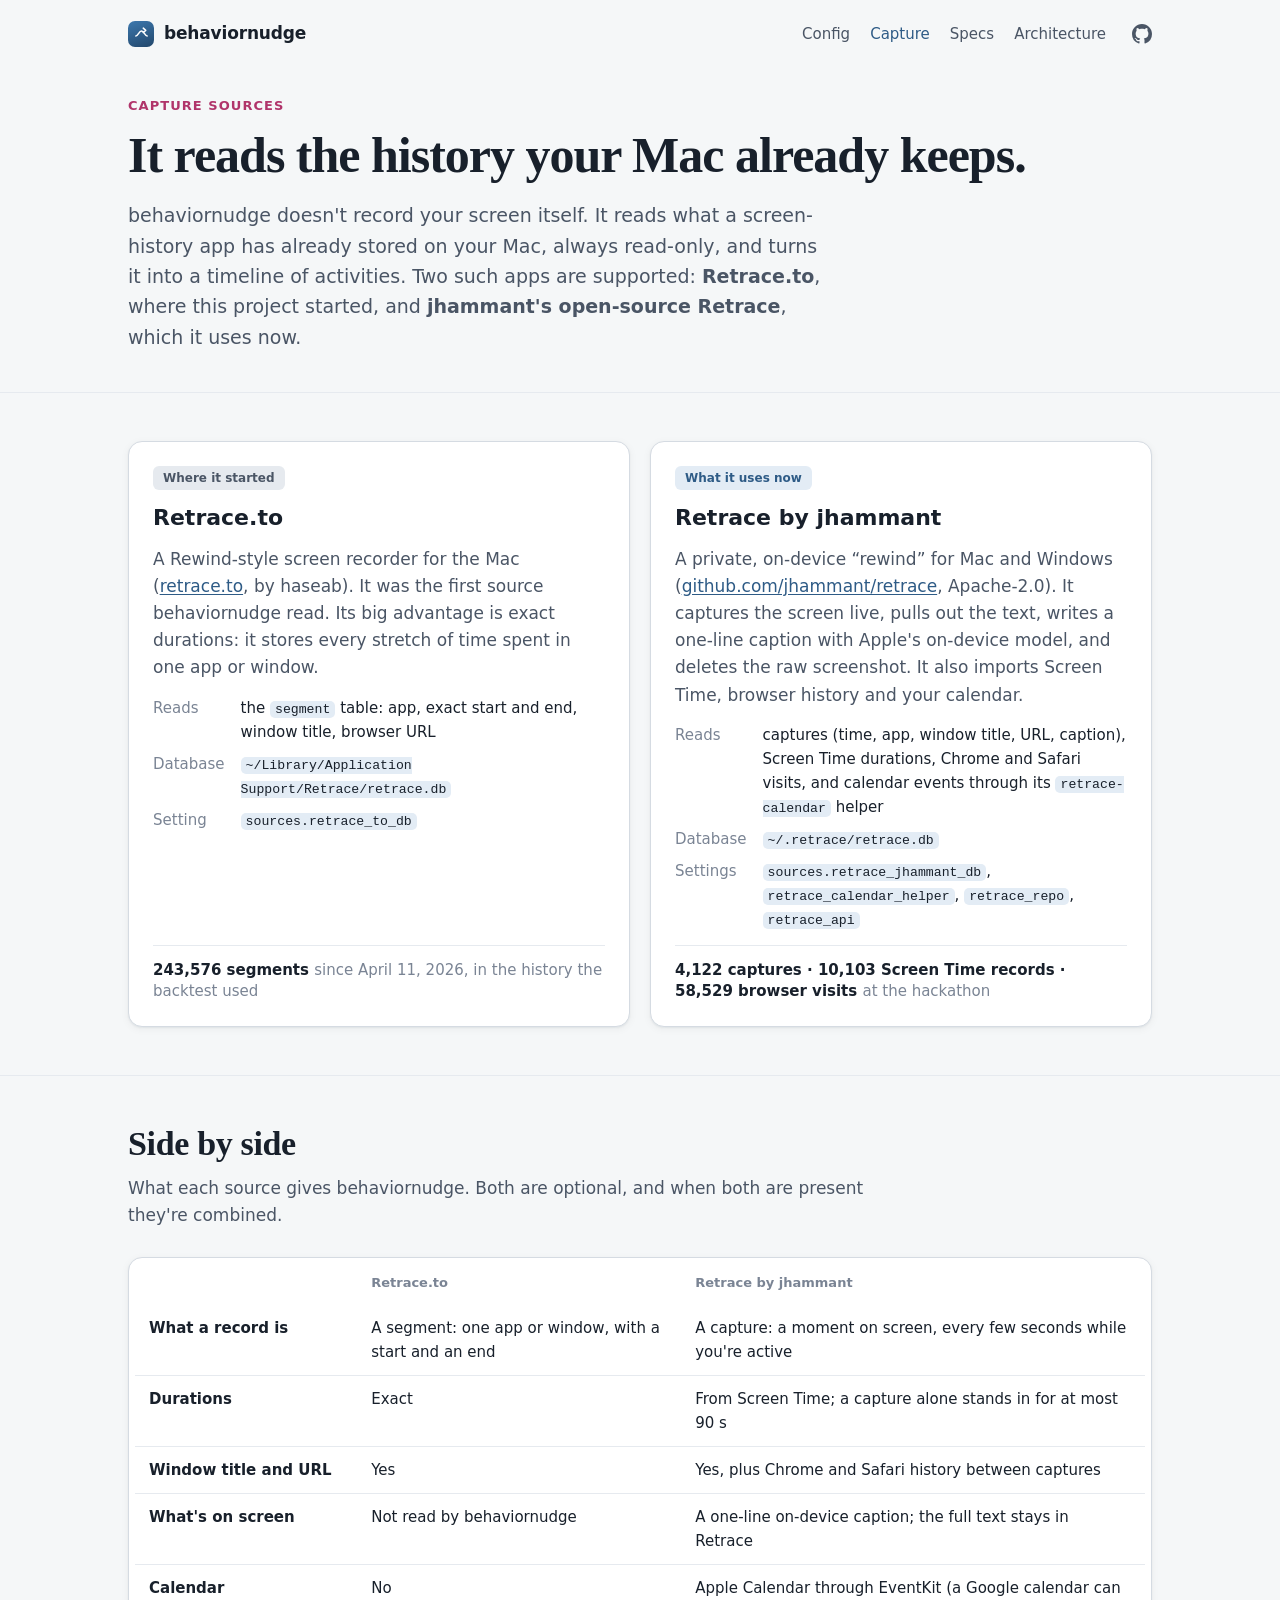
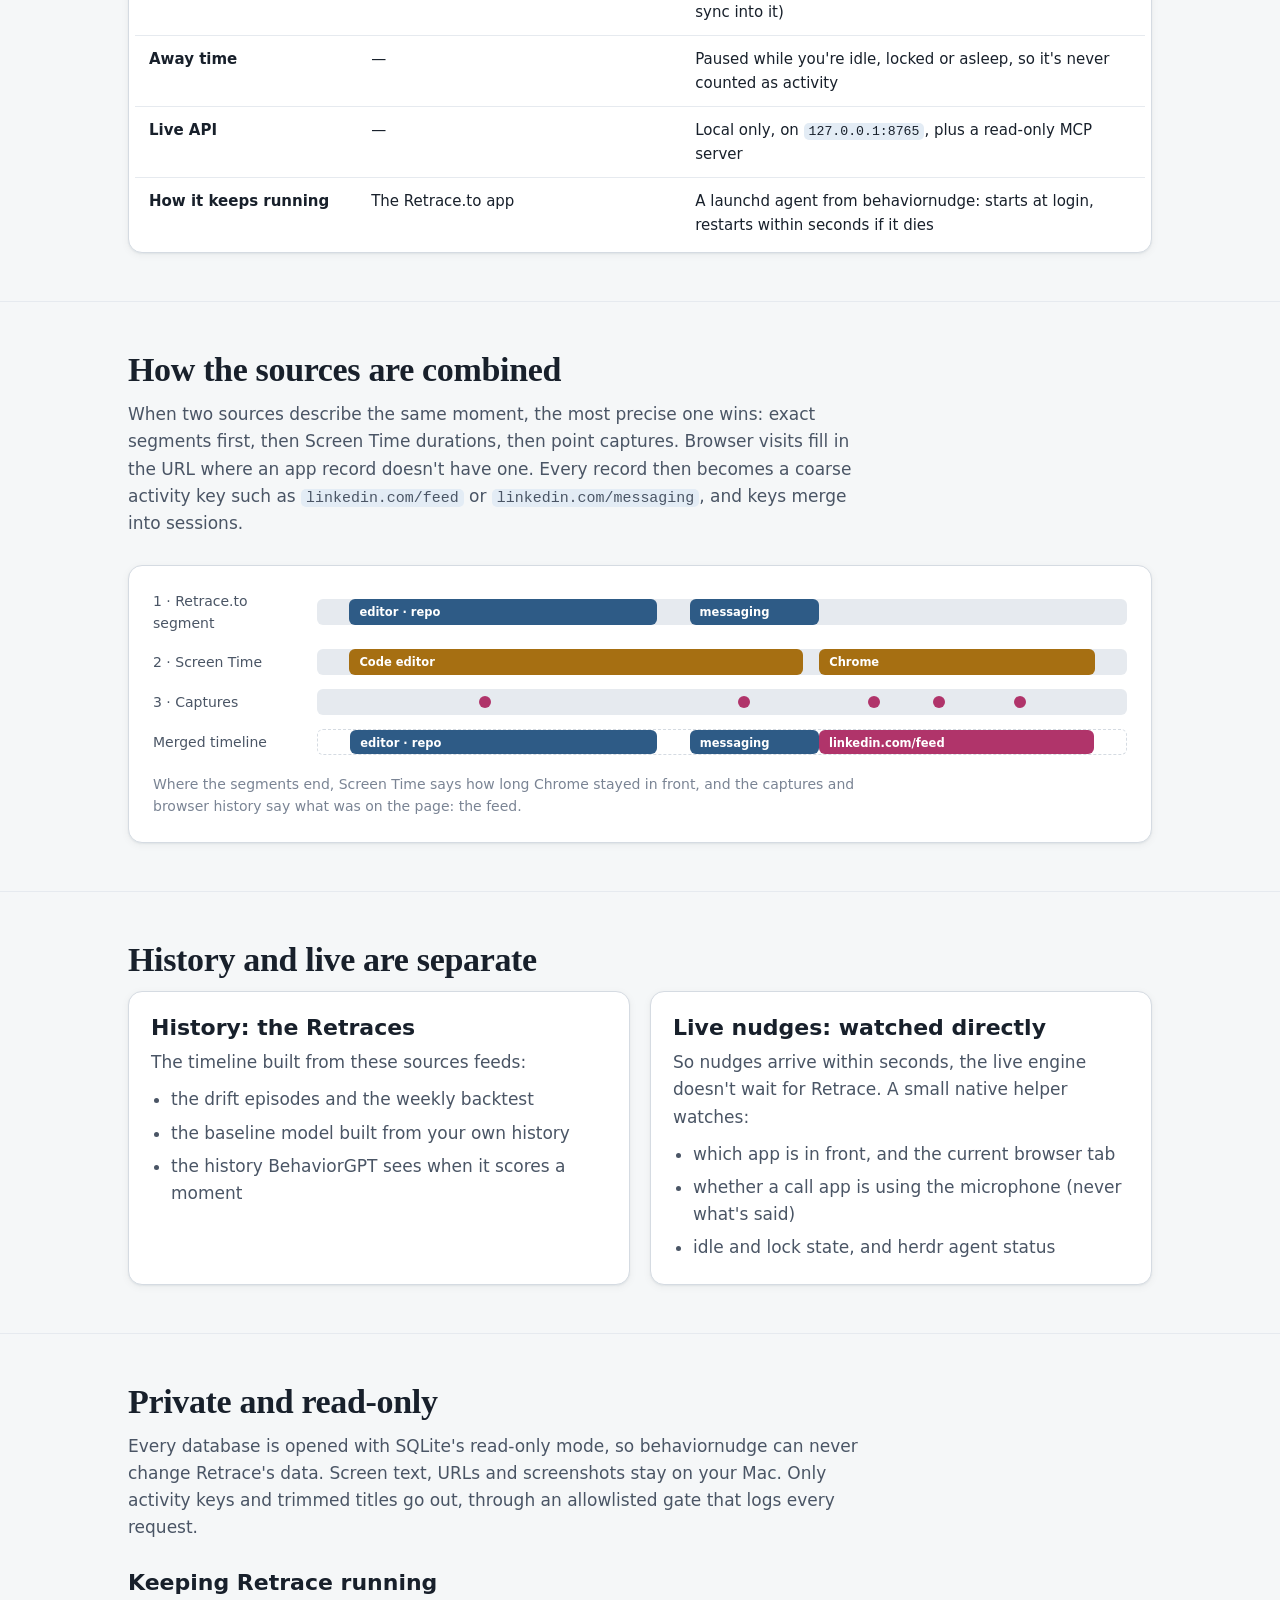
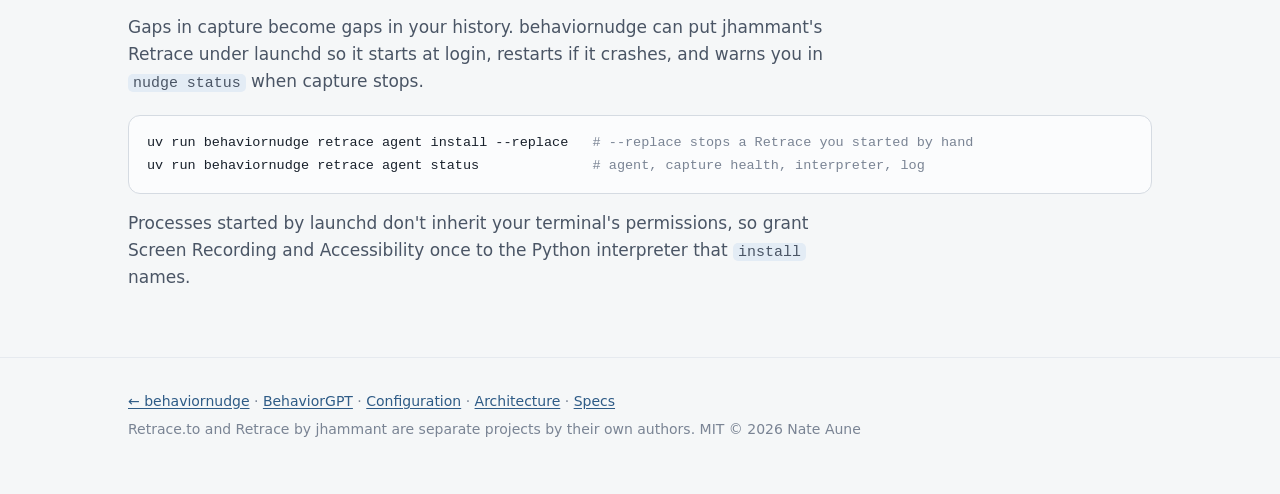
<file: docs/capture.html>
<!doctype html>
<html lang="en">
<head>
<meta charset="utf-8">
<meta name="viewport" content="width=device-width, initial-scale=1">
<title>behaviornudge capture sources</title>
<meta name="description" content="Where behaviornudge's activity history comes from: Retrace.to, the original source, and jhammant's open-source Retrace, the one behaviornudge uses now.">
<link rel="icon" href="data:image/svg+xml,%3Csvg xmlns='http://www.w3.org/2000/svg' viewBox='0 0 24 24'%3E%3Crect width='24' height='24' rx='6' fill='%232E5B86'/%3E%3Cpath d='M4 15.5c3.2 0 4.4-7 8-7s4.8 7 8 7' fill='none' stroke='white' stroke-width='2.2' stroke-linecap='round'/%3E%3C/svg%3E">
<link rel="stylesheet" href="site.css">
<style>
.pair { display: grid; gap: 20px; }
@media (min-width: 860px) { .pair { grid-template-columns: 1fr 1fr; } }
.src { padding: 24px; display: flex; flex-direction: column; gap: 14px; }
.src .tag { align-self: flex-start; font: 600 12px/1 var(--sans); padding: 6px 10px; border-radius: 6px; }
.tag.then { background: var(--line-2); color: var(--ink-2); }
.tag.now { background: var(--flow-soft); color: var(--flow); }
.src .card-title { margin: 0; font: 650 22px/1.25 var(--sans); letter-spacing: 0; }
.src p { margin: 0; color: var(--ink-2); }
.src dl { margin: 0; display: grid; grid-template-columns: max-content 1fr; gap: 8px 16px; font-size: 15px; }
.src dt { color: var(--ink-3); }
.src dd { margin: 0; }
.src .stat { font: 600 15px/1.4 var(--sans); color: var(--ink); border-top: 1px solid var(--line-2); padding-top: 14px; margin-top: auto; }
.src .stat span { font-weight: 400; color: var(--ink-3); }

.tablecard { overflow-x: auto; padding: 4px 6px; }
table { width: 100%; border-collapse: collapse; font-size: 15px; min-width: 620px; }
th, td { text-align: left; vertical-align: top; padding: 11px 14px; border-bottom: 1px solid var(--line-2); }
thead th { font-size: 13px; color: var(--ink-3); font-weight: 600; }
tbody th { font-weight: 600; width: 22%; }
tr:last-child > * { border-bottom: 0; }

.lanes { padding: 24px; display: grid; gap: 14px; }
.lane { display: grid; grid-template-columns: 9.5rem 1fr; gap: 12px; align-items: center; font-size: 14px; }
.lane .lbl { color: var(--ink-2); }
.track { position: relative; height: 26px; border-radius: 6px; background: var(--line-2); }
.bar { position: absolute; top: 0; bottom: 0; border-radius: 6px; font: 600 11.5px/26px var(--sans); color: #fff; padding: 0 10px; white-space: nowrap; overflow: hidden; }
.b1 { background: var(--flow); } .b2 { background: var(--reactive); } .b3 { background: var(--consuming); }
.dot { position: absolute; top: 7px; width: 12px; height: 12px; border-radius: 50%; background: var(--consuming); }
.lane.result .track { background: transparent; border: 1px dashed var(--line); }
.legend { font-size: 14px; color: var(--ink-3); margin: 4px 0 0; }
@media (max-width: 560px) { .lane { grid-template-columns: 1fr; gap: 4px; } }

.split { display: grid; gap: 20px; }
@media (min-width: 860px) { .split { grid-template-columns: 1fr 1fr; } }
.split .card { padding: 22px; }
.split ul { margin: 10px 0 0; padding-left: 20px; color: var(--ink-2); display: grid; gap: 6px; }
pre.sh { margin: 20px 0 0; background: var(--code-bg); border: 1px solid var(--line); border-radius: 12px; padding: 16px 18px; overflow-x: auto; font: 13.5px/1.65 var(--mono); color: var(--ink); }
pre.sh .c { color: var(--tok-com); }
</style>
</head>
<body>
<svg width="0" height="0" style="position:absolute" aria-hidden="true">
  <symbol id="mark" viewBox="0 0 24 24"><path d="M4 15.5c3.2 0 4.4-7 8-7s4.8 7 8 7" fill="none" stroke="#fff" stroke-width="2.2" stroke-linecap="round"/><path d="M15.5 5.5 19 8.5l-3.5 3" fill="none" stroke="#fff" stroke-width="2.2" stroke-linecap="round" stroke-linejoin="round" transform="translate(-1 -1)"/></symbol>
</svg>
<div class="wrap">
  <nav class="top" aria-label="Main">
    <a class="brand" href="./"><span class="logo"><svg width="17" height="17" aria-hidden="true"><use href="#mark"/></svg></span>behaviornudge</a>
    <ul>
      <li><a href="configuration.html">Config</a></li>
      <li><a href="capture.html" aria-current="page">Capture</a></li>
      <li class="opt"><a href="specs/#/specs">Specs</a></li>
      <li class="opt"><a href="architecture.html">Architecture</a></li>
      <li class="gh"><a href="https://github.com/natea/behaviornudge" aria-label="behaviornudge on GitHub" title="behaviornudge on GitHub"><svg viewBox="0 0 16 16" width="20" height="20" fill="currentColor" aria-hidden="true"><path d="M8 0c4.42 0 8 3.58 8 8a8.013 8.013 0 0 1-5.45 7.59c-.4.08-.55-.17-.55-.38 0-.27.01-1.13.01-2.2 0-.75-.25-1.23-.54-1.48 1.78-.2 3.65-.88 3.65-3.95 0-.88-.31-1.59-.82-2.15.08-.2.36-1.02-.08-2.12 0 0-.67-.22-2.2.82-.64-.18-1.32-.27-2-.27-.68 0-1.36.09-2 .27-1.53-1.03-2.2-.82-2.2-.82-.44 1.1-.16 1.92-.08 2.12-.51.56-.82 1.28-.82 2.15 0 3.06 1.86 3.75 3.64 3.95-.23.2-.44.55-.51 1.07-.46.21-1.61.55-2.33-.66-.15-.24-.6-.83-1.23-.82-.67.01-.27.38.01.53.34.19.73.9.82 1.13.16.45.68 1.31 2.69.94 0 .67.01 1.3.01 1.49 0 .21-.15.45-.55.37A7.995 7.995 0 0 1 0 8c0-4.42 3.58-8 8-8Z"/></svg></a></li>
    </ul>
  </nav>
  <header class="page">
    <p class="eyebrow">Capture sources</p>
    <h1>It reads the history your Mac already keeps.</h1>
    <p class="lede">behaviornudge doesn't record your screen itself. It reads what a screen-history app has already stored on your Mac, always read-only, and turns it into a timeline of activities. Two such apps are supported: <strong>Retrace.to</strong>, where this project started, and <strong>jhammant's open-source Retrace</strong>, which it uses now.</p>
  </header>
</div>

<section>
  <div class="wrap">
    <div class="pair">
      <article class="card src">
        <span class="tag then">Where it started</span>
        <h2 class="card-title">Retrace.to</h2>
        <p>A Rewind-style screen recorder for the Mac (<a href="https://retrace.to">retrace.to</a>, by haseab). It was the first source behaviornudge read. Its big advantage is exact durations: it stores every stretch of time spent in one app or window.</p>
        <dl>
          <dt>Reads</dt><dd>the <code>segment</code> table: app, exact start and end, window title, browser URL</dd>
          <dt>Database</dt><dd><code>~/Library/Application Support/Retrace/retrace.db</code></dd>
          <dt>Setting</dt><dd><code>sources.retrace_to_db</code></dd>
        </dl>
        <p class="stat">243,576 segments <span>since April 11, 2026, in the history the backtest used</span></p>
      </article>
      <article class="card src">
        <span class="tag now">What it uses now</span>
        <h2 class="card-title">Retrace by jhammant</h2>
        <p>A private, on-device “rewind” for Mac and Windows (<a href="https://github.com/jhammant/retrace">github.com/jhammant/retrace</a>, Apache-2.0). It captures the screen live, pulls out the text, writes a one-line caption with Apple's on-device model, and deletes the raw screenshot. It also imports Screen Time, browser history and your calendar.</p>
        <dl>
          <dt>Reads</dt><dd>captures (time, app, window title, URL, caption), Screen Time durations, Chrome and Safari visits, and calendar events through its <code>retrace-calendar</code> helper</dd>
          <dt>Database</dt><dd><code>~/.retrace/retrace.db</code></dd>
          <dt>Settings</dt><dd><code>sources.retrace_jhammant_db</code>, <code>retrace_calendar_helper</code>, <code>retrace_repo</code>, <code>retrace_api</code></dd>
        </dl>
        <p class="stat">4,122 captures · 10,103 Screen Time records · 58,529 browser visits <span>at the hackathon</span></p>
      </article>
    </div>
  </div>
</section>

<section>
  <div class="wrap">
    <h2>Side by side</h2>
    <p class="sub">What each source gives behaviornudge. Both are optional, and when both are present they're combined.</p>
    <div class="card tablecard">
      <table>
        <thead><tr><th></th><th>Retrace.to</th><th>Retrace by jhammant</th></tr></thead>
        <tbody>
          <tr><th>What a record is</th><td>A segment: one app or window, with a start and an end</td><td>A capture: a moment on screen, every few seconds while you're active</td></tr>
          <tr><th>Durations</th><td>Exact</td><td>From Screen Time; a capture alone stands in for at most 90 s</td></tr>
          <tr><th>Window title and URL</th><td>Yes</td><td>Yes, plus Chrome and Safari history between captures</td></tr>
          <tr><th>What's on screen</th><td>Not read by behaviornudge</td><td>A one-line on-device caption; the full text stays in Retrace</td></tr>
          <tr><th>Calendar</th><td>No</td><td>Apple Calendar through EventKit (a Google calendar can sync into it)</td></tr>
          <tr><th>Away time</th><td>—</td><td>Paused while you're idle, locked or asleep, so it's never counted as activity</td></tr>
          <tr><th>Live API</th><td>—</td><td>Local only, on <code>127.0.0.1:8765</code>, plus a read-only MCP server</td></tr>
          <tr><th>How it keeps running</th><td>The Retrace.to app</td><td>A launchd agent from behaviornudge: starts at login, restarts within seconds if it dies</td></tr>
        </tbody>
      </table>
    </div>
  </div>
</section>

<section>
  <div class="wrap">
    <h2>How the sources are combined</h2>
    <p class="sub">When two sources describe the same moment, the most precise one wins: exact segments first, then Screen Time durations, then point captures. Browser visits fill in the URL where an app record doesn't have one. Every record then becomes a coarse activity key such as <code>linkedin.com/feed</code> or <code>linkedin.com/messaging</code>, and keys merge into sessions.</p>
    <div class="card lanes" role="img" aria-label="Three source lanes over the same ten minutes, and the merged timeline that keeps the most precise record for each moment.">
      <div class="lane"><span class="lbl">1 · Retrace.to segment</span><div class="track"><div class="bar b1" style="left:4%;width:38%">editor · repo</div><div class="bar b1" style="left:46%;width:16%">messaging</div></div></div>
      <div class="lane"><span class="lbl">2 · Screen Time</span><div class="track"><div class="bar b2" style="left:4%;width:56%">Code editor</div><div class="bar b2" style="left:62%;width:34%">Chrome</div></div></div>
      <div class="lane"><span class="lbl">3 · Captures</span><div class="track"><span class="dot" style="left:20%"></span><span class="dot" style="left:52%"></span><span class="dot" style="left:68%"></span><span class="dot" style="left:76%"></span><span class="dot" style="left:86%"></span></div></div>
      <div class="lane result"><span class="lbl">Merged timeline</span><div class="track"><div class="bar b1" style="left:4%;width:38%">editor · repo</div><div class="bar b1" style="left:46%;width:16%">messaging</div><div class="bar b3" style="left:62%;width:34%">linkedin.com/feed</div></div></div>
      <p class="legend">Where the segments end, Screen Time says how long Chrome stayed in front, and the captures and browser history say what was on the page: the feed.</p>
    </div>
  </div>
</section>

<section>
  <div class="wrap">
    <h2>History and live are separate</h2>
    <div class="split">
      <div class="card">
        <h3>History: the Retraces</h3>
        <p style="margin:0;color:var(--ink-2)">The timeline built from these sources feeds:</p>
        <ul>
          <li>the drift episodes and the weekly backtest</li>
          <li>the baseline model built from your own history</li>
          <li>the history BehaviorGPT sees when it scores a moment</li>
        </ul>
      </div>
      <div class="card">
        <h3>Live nudges: watched directly</h3>
        <p style="margin:0;color:var(--ink-2)">So nudges arrive within seconds, the live engine doesn't wait for Retrace. A small native helper watches:</p>
        <ul>
          <li>which app is in front, and the current browser tab</li>
          <li>whether a call app is using the microphone (never what's said)</li>
          <li>idle and lock state, and herdr agent status</li>
        </ul>
      </div>
    </div>
  </div>
</section>

<section>
  <div class="wrap">
    <h2>Private and read-only</h2>
    <p class="sub">Every database is opened with SQLite's read-only mode, so behaviornudge can never change Retrace's data. Screen text, URLs and screenshots stay on your Mac. Only activity keys and trimmed titles go out, through an allowlisted gate that logs every request.</p>
    <h3>Keeping Retrace running</h3>
    <p style="color:var(--ink-2)">Gaps in capture become gaps in your history. behaviornudge can put jhammant's Retrace under launchd so it starts at login, restarts if it crashes, and warns you in <code>nudge status</code> when capture stops.</p>
<pre class="sh">uv run behaviornudge retrace agent install --replace   <span class="c"># --replace stops a Retrace you started by hand</span>
uv run behaviornudge retrace agent status              <span class="c"># agent, capture health, interpreter, log</span></pre>
    <p style="color:var(--ink-2);margin-top:16px">Processes started by launchd don't inherit your terminal's permissions, so grant Screen Recording and Accessibility once to the Python interpreter that <code>install</code> names.</p>
  </div>
</section>

<footer>
  <div class="wrap">
    <p><a href="./">← behaviornudge</a> · <a href="behaviorgpt.html">BehaviorGPT</a> · <a href="configuration.html">Configuration</a> · <a href="architecture.html">Architecture</a> · <a href="specs/#/specs">Specs</a></p>
    <p>Retrace.to and Retrace by jhammant are separate projects by their own authors. MIT © 2026 Nate Aune</p>
  </div>
</footer>
</body>
</html>
</file>
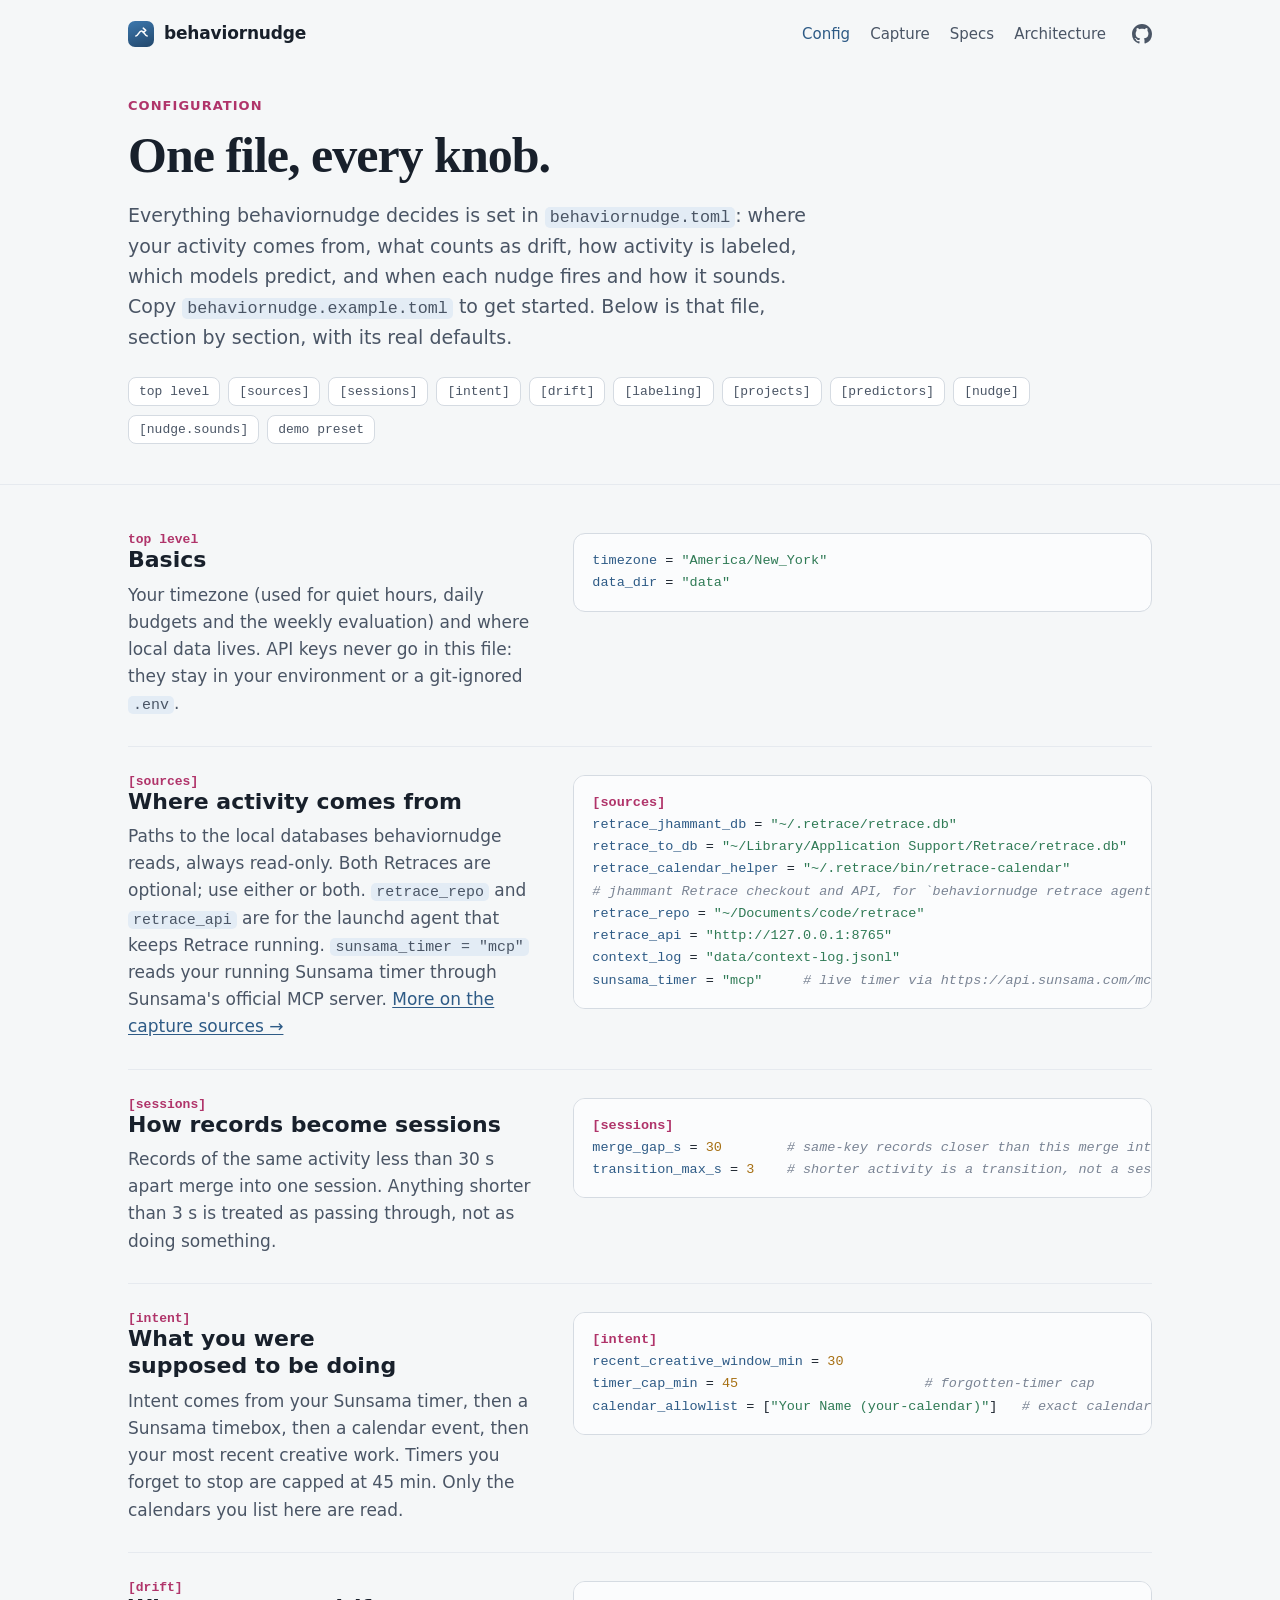
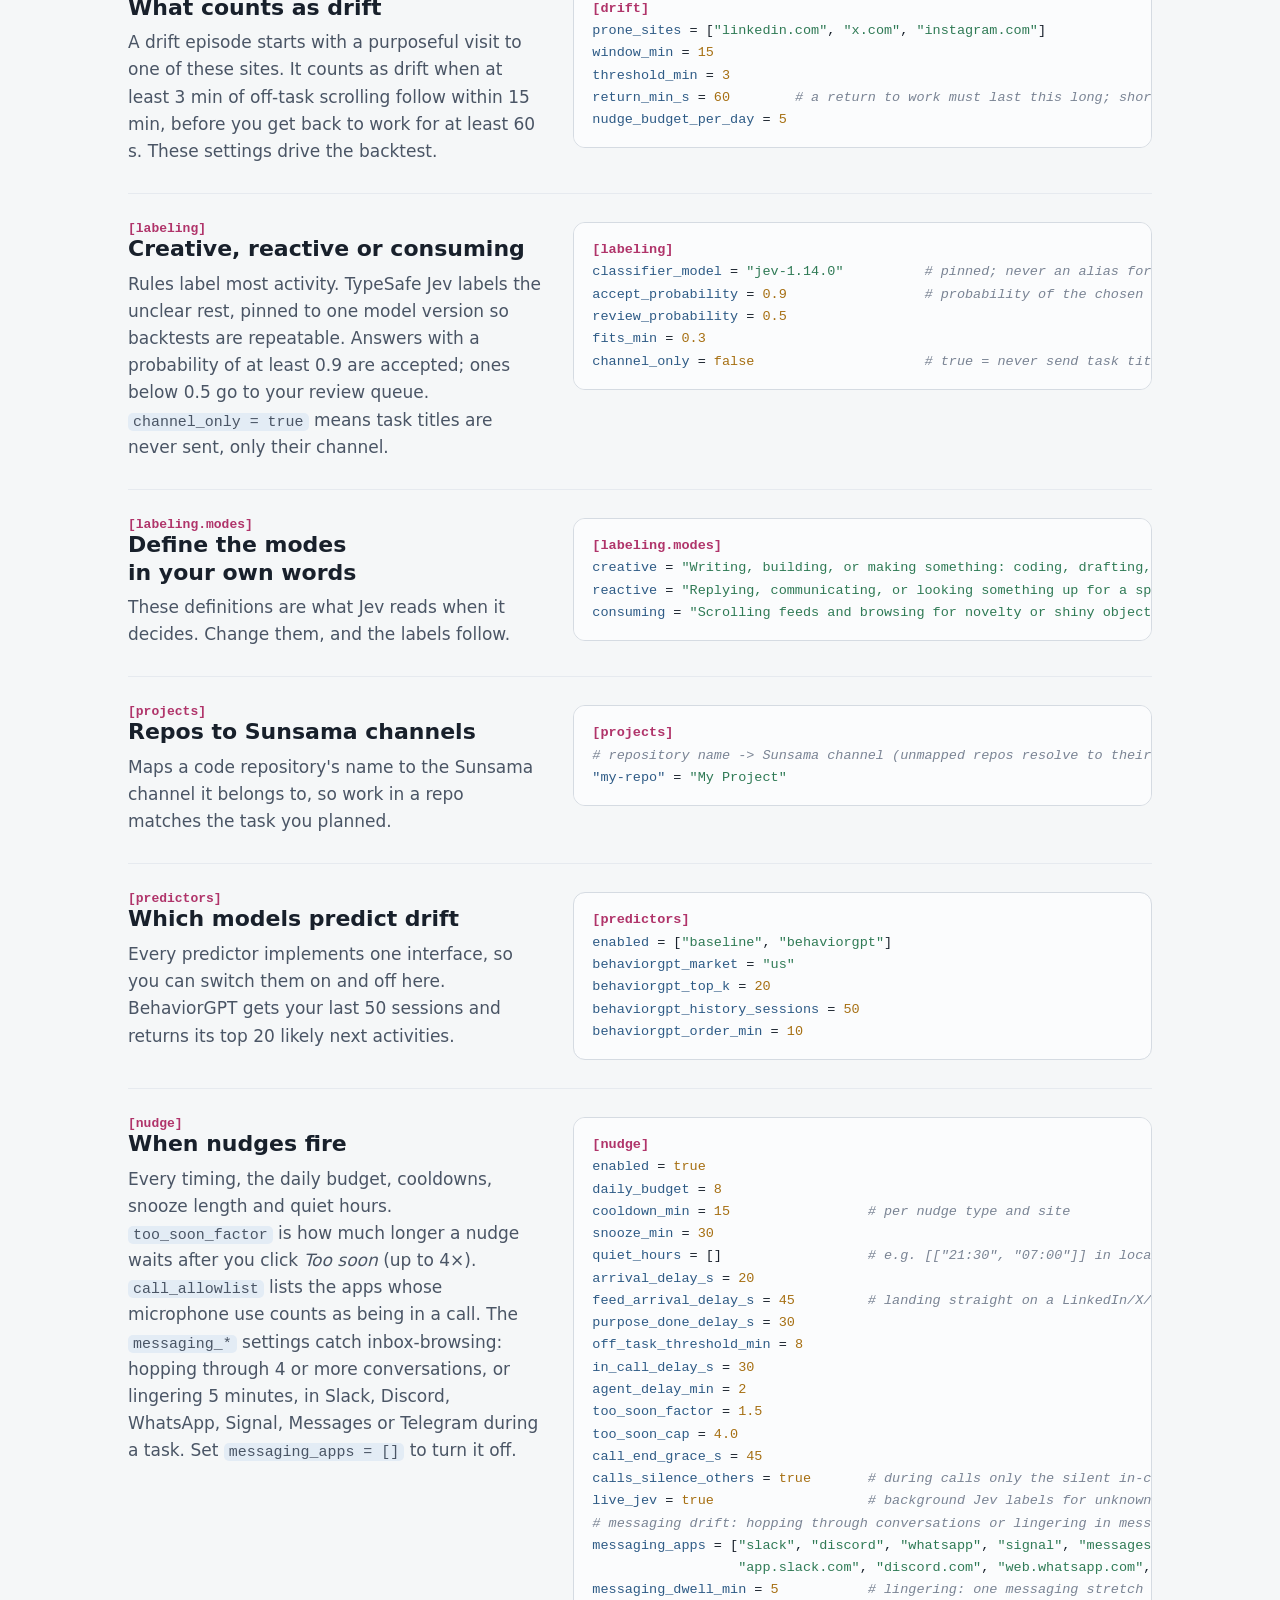
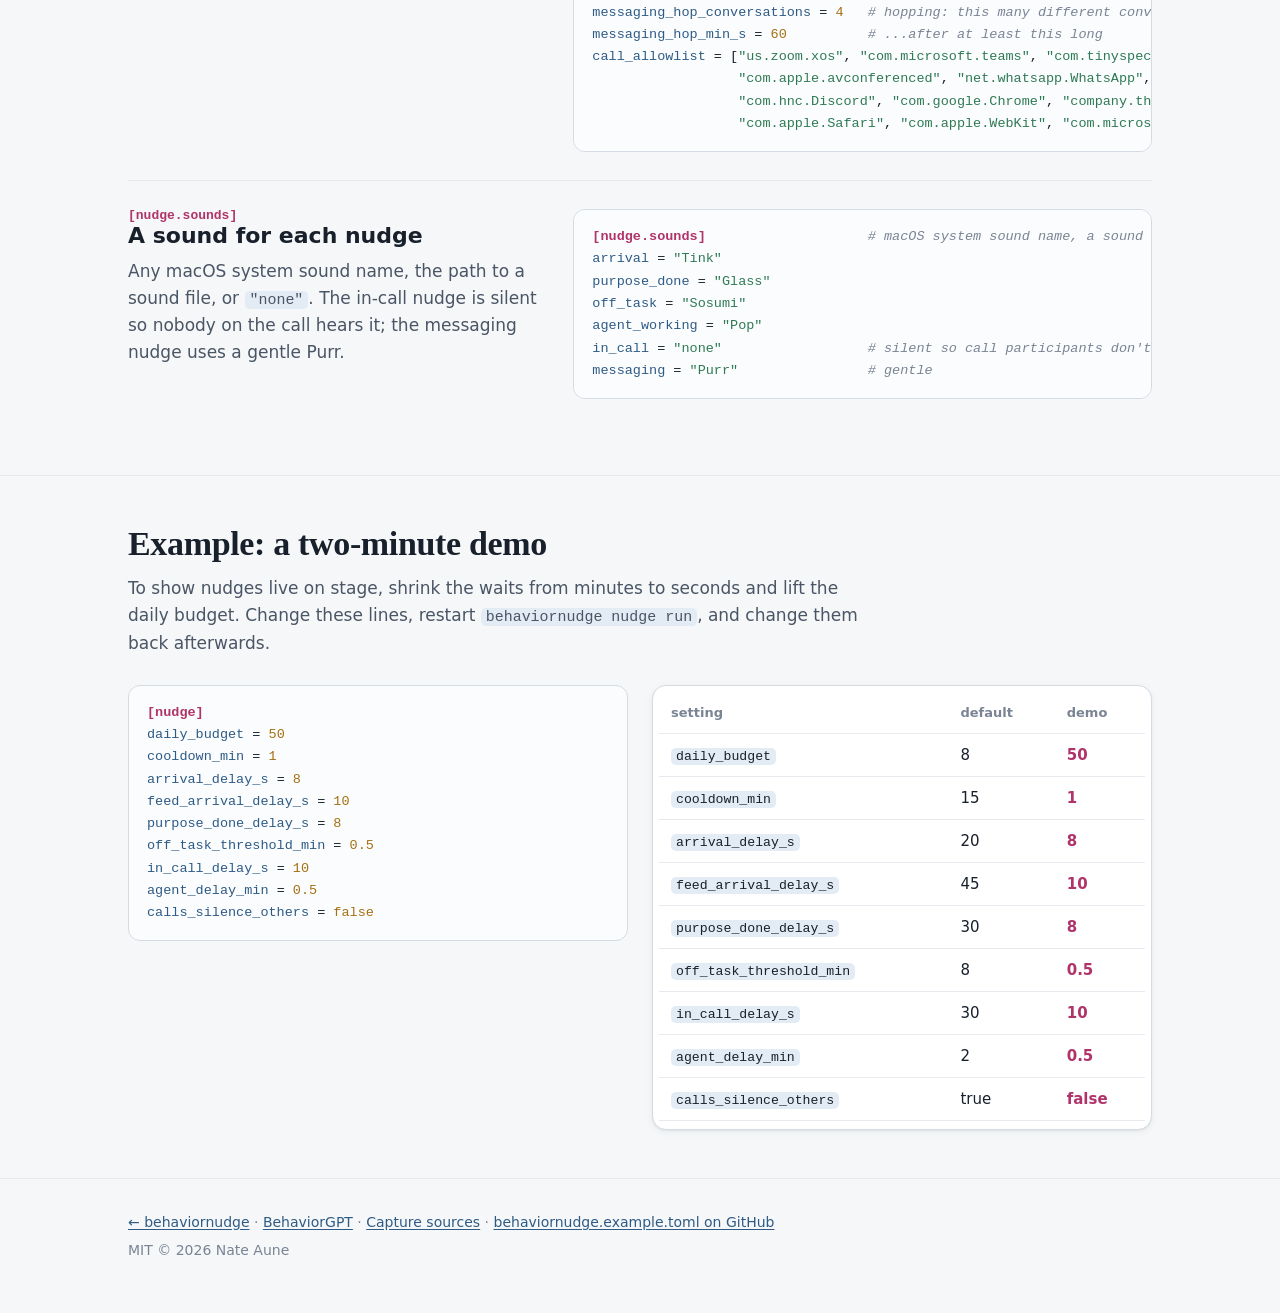
<file: docs/configuration.html>
<!doctype html>
<html lang="en">
<head>
<meta charset="utf-8">
<meta name="viewport" content="width=device-width, initial-scale=1">
<title>behaviornudge configuration</title>
<meta name="description" content="Every setting in behaviornudge.toml, explained: sources, intent, drift, labeling, predictors, and nudge timings and sounds.">
<link rel="icon" href="data:image/svg+xml,%3Csvg xmlns='http://www.w3.org/2000/svg' viewBox='0 0 24 24'%3E%3Crect width='24' height='24' rx='6' fill='%232E5B86'/%3E%3Cpath d='M4 15.5c3.2 0 4.4-7 8-7s4.8 7 8 7' fill='none' stroke='white' stroke-width='2.2' stroke-linecap='round'/%3E%3C/svg%3E">
<link rel="stylesheet" href="site.css">
<style>
.toc { display: flex; flex-wrap: wrap; gap: 8px; margin: 24px 0 0; padding: 0; list-style: none; }
.toc a { display: inline-block; font: 13px/1 var(--mono); padding: 7px 10px; border-radius: 8px; border: 1px solid var(--line); background: var(--card); color: var(--ink-2); text-decoration: none; }
.toc a:hover { border-color: var(--flow); color: var(--flow); }
.row { display: grid; gap: 16px 32px; padding: 28px 0; border-top: 1px solid var(--line-2); scroll-margin-top: 16px; }
.row:first-child { border-top: 0; padding-top: 0; }
@media (min-width: 900px) { .row { grid-template-columns: minmax(0, 5fr) minmax(0, 7fr); } .note-col { position: sticky; top: 16px; align-self: start; } }
.row > * { min-width: 0; }
.row-title { font: 650 22px/1.25 var(--sans); letter-spacing: 0; margin: 0 0 8px; }
.sec { font: 600 13px/1 var(--mono); color: var(--tok-sec); margin: 0 0 10px; }
.note-col p { margin: 0; color: var(--ink-2); }
.note-col p.sec { color: var(--tok-sec); }
.demo { display: grid; gap: 24px; }
@media (min-width: 900px) { .demo { grid-template-columns: 1fr 1fr; align-items: start; } }
table { width: 100%; border-collapse: collapse; font-size: 15px; }
th, td { text-align: left; padding: 9px 12px; border-bottom: 1px solid var(--line-2); }
th { font-size: 13px; color: var(--ink-3); font-weight: 600; }
td:nth-child(3) { color: var(--consuming); font-weight: 600; }
.tablecard { padding: 8px 6px; overflow-x: auto; }
</style>
</head>
<body>
<svg width="0" height="0" style="position:absolute" aria-hidden="true">
  <symbol id="mark" viewBox="0 0 24 24"><path d="M4 15.5c3.2 0 4.4-7 8-7s4.8 7 8 7" fill="none" stroke="#fff" stroke-width="2.2" stroke-linecap="round"/><path d="M15.5 5.5 19 8.5l-3.5 3" fill="none" stroke="#fff" stroke-width="2.2" stroke-linecap="round" stroke-linejoin="round" transform="translate(-1 -1)"/></symbol>
</svg>
<div class="wrap">
  <nav class="top" aria-label="Main">
    <a class="brand" href="./"><span class="logo"><svg width="17" height="17" aria-hidden="true"><use href="#mark"/></svg></span>behaviornudge</a>
    <ul>
      <li><a href="configuration.html" aria-current="page">Config</a></li>
      <li><a href="capture.html">Capture</a></li>
      <li class="opt"><a href="specs/#/specs">Specs</a></li>
      <li class="opt"><a href="architecture.html">Architecture</a></li>
      <li class="gh"><a href="https://github.com/natea/behaviornudge" aria-label="behaviornudge on GitHub" title="behaviornudge on GitHub"><svg viewBox="0 0 16 16" width="20" height="20" fill="currentColor" aria-hidden="true"><path d="M8 0c4.42 0 8 3.58 8 8a8.013 8.013 0 0 1-5.45 7.59c-.4.08-.55-.17-.55-.38 0-.27.01-1.13.01-2.2 0-.75-.25-1.23-.54-1.48 1.78-.2 3.65-.88 3.65-3.95 0-.88-.31-1.59-.82-2.15.08-.2.36-1.02-.08-2.12 0 0-.67-.22-2.2.82-.64-.18-1.32-.27-2-.27-.68 0-1.36.09-2 .27-1.53-1.03-2.2-.82-2.2-.82-.44 1.1-.16 1.92-.08 2.12-.51.56-.82 1.28-.82 2.15 0 3.06 1.86 3.75 3.64 3.95-.23.2-.44.55-.51 1.07-.46.21-1.61.55-2.33-.66-.15-.24-.6-.83-1.23-.82-.67.01-.27.38.01.53.34.19.73.9.82 1.13.16.45.68 1.31 2.69.94 0 .67.01 1.3.01 1.49 0 .21-.15.45-.55.37A7.995 7.995 0 0 1 0 8c0-4.42 3.58-8 8-8Z"/></svg></a></li>
    </ul>
  </nav>
  <header class="page">
    <p class="eyebrow">Configuration</p>
    <h1>One file, every knob.</h1>
    <p class="lede">Everything behaviornudge decides is set in <code>behaviornudge.toml</code>: where your activity comes from, what counts as drift, how activity is labeled, which models predict, and when each nudge fires and how it sounds. Copy <code>behaviornudge.example.toml</code> to get started. Below is that file, section by section, with its real defaults.</p>
    <ul class="toc">
      <li><a href="#basics">top level</a></li><li><a href="#sources">[sources]</a></li><li><a href="#sessions">[sessions]</a></li>
      <li><a href="#intent">[intent]</a></li><li><a href="#drift">[drift]</a></li><li><a href="#labeling">[labeling]</a></li>
      <li><a href="#projects">[projects]</a></li><li><a href="#predictors">[predictors]</a></li><li><a href="#nudge">[nudge]</a></li>
      <li><a href="#nudge-sounds">[nudge.sounds]</a></li><li><a href="#demo">demo preset</a></li>
    </ul>
  </header>
</div>

<section>
  <div class="wrap">
      <article class="row" id="basics">
        <div class="note-col"><p class="sec">top level</p><h2 class="row-title">Basics</h2><p>Your timezone (used for quiet hours, daily budgets and the weekly evaluation) and where local data lives. API keys never go in this file: they stay in your environment or a git-ignored <code>.env</code>.</p></div>
        <div class="code-col"><pre class="toml"><code><span class="k">timezone</span> = <span class="s">&quot;America/New_York&quot;</span>
<span class="k">data_dir</span> = <span class="s">&quot;data&quot;</span></code></pre></div>
      </article>
      <article class="row" id="sources">
        <div class="note-col"><p class="sec">[sources]</p><h2 class="row-title">Where activity comes from</h2><p>Paths to the local databases behaviornudge reads, always read-only. Both Retraces are optional; use either or both. <code>retrace_repo</code> and <code>retrace_api</code> are for the launchd agent that keeps Retrace running. <code>sunsama_timer = "mcp"</code> reads your running Sunsama timer through Sunsama's official MCP server. <a href="capture.html">More on the capture sources →</a></p></div>
        <div class="code-col"><pre class="toml"><code><span class="h">[sources]</span>
<span class="k">retrace_jhammant_db</span> = <span class="s">&quot;~/.retrace/retrace.db&quot;</span>
<span class="k">retrace_to_db</span> = <span class="s">&quot;~/Library/Application Support/Retrace/retrace.db&quot;</span>
<span class="k">retrace_calendar_helper</span> = <span class="s">&quot;~/.retrace/bin/retrace-calendar&quot;</span>
<span class="c"># jhammant Retrace checkout and API, for `behaviornudge retrace agent` (launchd supervision)</span>
<span class="k">retrace_repo</span> = <span class="s">&quot;~/Documents/code/retrace&quot;</span>
<span class="k">retrace_api</span> = <span class="s">&quot;http://127.0.0.1:8765&quot;</span>
<span class="k">context_log</span> = <span class="s">&quot;data/context-log.jsonl&quot;</span>
<span class="k">sunsama_timer</span> = <span class="s">&quot;mcp&quot;</span>     <span class="c"># live timer via https://api.sunsama.com/mcp; run `behaviornudge sunsama-timer --login` once</span></code></pre></div>
      </article>
      <article class="row" id="sessions">
        <div class="note-col"><p class="sec">[sessions]</p><h2 class="row-title">How records become sessions</h2><p>Records of the same activity less than 30 s apart merge into one session. Anything shorter than 3 s is treated as passing through, not as doing something.</p></div>
        <div class="code-col"><pre class="toml"><code><span class="h">[sessions]</span>
<span class="k">merge_gap_s</span> = <span class="n">30</span>        <span class="c"># same-key records closer than this merge into one session</span>
<span class="k">transition_max_s</span> = <span class="n">3</span>    <span class="c"># shorter activity is a transition, not a session</span></code></pre></div>
      </article>
      <article class="row" id="intent">
        <div class="note-col"><p class="sec">[intent]</p><h2 class="row-title">What you were supposed to be doing</h2><p>Intent comes from your Sunsama timer, then a Sunsama timebox, then a calendar event, then your most recent creative work. Timers you forget to stop are capped at 45 min. Only the calendars you list here are read.</p></div>
        <div class="code-col"><pre class="toml"><code><span class="h">[intent]</span>
<span class="k">recent_creative_window_min</span> = <span class="n">30</span>
<span class="k">timer_cap_min</span> = <span class="n">45</span>                       <span class="c"># forgotten-timer cap</span>
<span class="k">calendar_allowlist</span> = [<span class="s">&quot;Your Name (your-calendar)&quot;</span>]   <span class="c"># exact calendar names as Apple Calendar shows them</span></code></pre></div>
      </article>
      <article class="row" id="drift">
        <div class="note-col"><p class="sec">[drift]</p><h2 class="row-title">What counts as drift</h2><p>A drift episode starts with a purposeful visit to one of these sites. It counts as drift when at least 3 min of off-task scrolling follow within 15 min, before you get back to work for at least 60 s. These settings drive the backtest.</p></div>
        <div class="code-col"><pre class="toml"><code><span class="h">[drift]</span>
<span class="k">prone_sites</span> = [<span class="s">&quot;linkedin.com&quot;</span>, <span class="s">&quot;x.com&quot;</span>, <span class="s">&quot;instagram.com&quot;</span>]
<span class="k">window_min</span> = <span class="n">15</span>
<span class="k">threshold_min</span> = <span class="n">3</span>
<span class="k">return_min_s</span> = <span class="n">60</span>        <span class="c"># a return to work must last this long; shorter glances are ignored</span>
<span class="k">nudge_budget_per_day</span> = <span class="n">5</span></code></pre></div>
      </article>
      <article class="row" id="labeling">
        <div class="note-col"><p class="sec">[labeling]</p><h2 class="row-title">Creative, reactive or consuming</h2><p>Rules label most activity. TypeSafe Jev labels the unclear rest, pinned to one model version so backtests are repeatable. Answers with a probability of at least 0.9 are accepted; ones below 0.5 go to your review queue. <code>channel_only = true</code> means task titles are never sent, only their channel.</p></div>
        <div class="code-col"><pre class="toml"><code><span class="h">[labeling]</span>
<span class="k">classifier_model</span> = <span class="s">&quot;jev-1.14.0&quot;</span>          <span class="c"># pinned; never an alias for a backtest</span>
<span class="k">accept_probability</span> = <span class="n">0.9</span>                 <span class="c"># probability of the chosen mode (not `confidence`)</span>
<span class="k">review_probability</span> = <span class="n">0.5</span>
<span class="k">fits_min</span> = <span class="n">0.3</span>
<span class="k">channel_only</span> = <span class="n">false</span>                     <span class="c"># true = never send task titles, only channels</span></code></pre></div>
      </article>
      <article class="row" id="labeling-modes">
        <div class="note-col"><p class="sec">[labeling.modes]</p><h2 class="row-title">Define the modes in your own words</h2><p>These definitions are what Jev reads when it decides. Change them, and the labels follow.</p></div>
        <div class="code-col"><pre class="toml"><code><span class="h">[labeling.modes]</span>
<span class="k">creative</span> = <span class="s">&quot;Writing, building, or making something: coding, drafting, designing, composing.&quot;</span>
<span class="k">reactive</span> = <span class="s">&quot;Replying, communicating, or looking something up for a specific reason: messages, email, a profile lookup.&quot;</span>
<span class="k">consuming</span> = <span class="s">&quot;Scrolling feeds and browsing for novelty or shiny objects, without a specific goal.&quot;</span></code></pre></div>
      </article>
      <article class="row" id="projects">
        <div class="note-col"><p class="sec">[projects]</p><h2 class="row-title">Repos to Sunsama channels</h2><p>Maps a code repository's name to the Sunsama channel it belongs to, so work in a repo matches the task you planned.</p></div>
        <div class="code-col"><pre class="toml"><code><span class="h">[projects]</span>
<span class="c"># repository name -&gt; Sunsama channel (unmapped repos resolve to their repo name)</span>
<span class="k">&quot;my-repo&quot;</span> = <span class="s">&quot;My Project&quot;</span></code></pre></div>
      </article>
      <article class="row" id="predictors">
        <div class="note-col"><p class="sec">[predictors]</p><h2 class="row-title">Which models predict drift</h2><p>Every predictor implements one interface, so you can switch them on and off here. BehaviorGPT gets your last 50 sessions and returns its top 20 likely next activities.</p></div>
        <div class="code-col"><pre class="toml"><code><span class="h">[predictors]</span>
<span class="k">enabled</span> = [<span class="s">&quot;baseline&quot;</span>, <span class="s">&quot;behaviorgpt&quot;</span>]
<span class="k">behaviorgpt_market</span> = <span class="s">&quot;us&quot;</span>
<span class="k">behaviorgpt_top_k</span> = <span class="n">20</span>
<span class="k">behaviorgpt_history_sessions</span> = <span class="n">50</span>
<span class="k">behaviorgpt_order_min</span> = <span class="n">10</span></code></pre></div>
      </article>
      <article class="row" id="nudge">
        <div class="note-col"><p class="sec">[nudge]</p><h2 class="row-title">When nudges fire</h2><p>Every timing, the daily budget, cooldowns, snooze length and quiet hours. <code>too_soon_factor</code> is how much longer a nudge waits after you click <em>Too soon</em> (up to 4×). <code>call_allowlist</code> lists the apps whose microphone use counts as being in a call. The <code>messaging_*</code> settings catch inbox-browsing: hopping through 4 or more conversations, or lingering 5 minutes, in Slack, Discord, WhatsApp, Signal, Messages or Telegram during a task. Set <code>messaging_apps = []</code> to turn it off.</p></div>
        <div class="code-col"><pre class="toml"><code><span class="h">[nudge]</span>
<span class="k">enabled</span> = <span class="n">true</span>
<span class="k">daily_budget</span> = <span class="n">8</span>
<span class="k">cooldown_min</span> = <span class="n">15</span>                 <span class="c"># per nudge type and site</span>
<span class="k">snooze_min</span> = <span class="n">30</span>
<span class="k">quiet_hours</span> = []                  <span class="c"># e.g. [[&quot;21:30&quot;, &quot;07:00&quot;]] in local time</span>
<span class="k">arrival_delay_s</span> = <span class="n">20</span>
<span class="k">feed_arrival_delay_s</span> = <span class="n">45</span>         <span class="c"># landing straight on a LinkedIn/X/Instagram feed during a task</span>
<span class="k">purpose_done_delay_s</span> = <span class="n">30</span>
<span class="k">off_task_threshold_min</span> = <span class="n">8</span>
<span class="k">in_call_delay_s</span> = <span class="n">30</span>
<span class="k">agent_delay_min</span> = <span class="n">2</span>
<span class="k">too_soon_factor</span> = <span class="n">1.5</span>
<span class="k">too_soon_cap</span> = <span class="n">4.0</span>
<span class="k">call_end_grace_s</span> = <span class="n">45</span>
<span class="k">calls_silence_others</span> = <span class="n">true</span>       <span class="c"># during calls only the silent in-call nudge fires; false = others too (silently)</span>
<span class="k">live_jev</span> = <span class="n">true</span>                   <span class="c"># background Jev labels for unknown live activities</span>
<span class="c"># messaging drift: hopping through conversations or lingering in messaging apps during a task</span>
<span class="k">messaging_apps</span> = [<span class="s">&quot;slack&quot;</span>, <span class="s">&quot;discord&quot;</span>, <span class="s">&quot;whatsapp&quot;</span>, <span class="s">&quot;signal&quot;</span>, <span class="s">&quot;messages&quot;</span>, <span class="s">&quot;telegram&quot;</span>,
                  <span class="s">&quot;app.slack.com&quot;</span>, <span class="s">&quot;discord.com&quot;</span>, <span class="s">&quot;web.whatsapp.com&quot;</span>, <span class="s">&quot;web.telegram.org&quot;</span>]
<span class="k">messaging_dwell_min</span> = <span class="n">5</span>           <span class="c"># lingering: one messaging stretch this long</span>
<span class="k">messaging_hop_conversations</span> = <span class="n">4</span>   <span class="c"># hopping: this many different conversations in one stretch...</span>
<span class="k">messaging_hop_min_s</span> = <span class="n">60</span>          <span class="c"># ...after at least this long</span>
<span class="k">call_allowlist</span> = [<span class="s">&quot;us.zoom.xos&quot;</span>, <span class="s">&quot;com.microsoft.teams&quot;</span>, <span class="s">&quot;com.tinyspeck.slackmacgap&quot;</span>, <span class="s">&quot;com.apple.FaceTime&quot;</span>,
                  <span class="s">&quot;com.apple.avconferenced&quot;</span>, <span class="s">&quot;net.whatsapp.WhatsApp&quot;</span>, <span class="s">&quot;com.webex&quot;</span>, <span class="s">&quot;com.cisco.webexmeetings&quot;</span>,
                  <span class="s">&quot;com.hnc.Discord&quot;</span>, <span class="s">&quot;com.google.Chrome&quot;</span>, <span class="s">&quot;company.thebrowser.Browser&quot;</span>, <span class="s">&quot;com.brave.Browser&quot;</span>,
                  <span class="s">&quot;com.apple.Safari&quot;</span>, <span class="s">&quot;com.apple.WebKit&quot;</span>, <span class="s">&quot;com.microsoft.edgemac&quot;</span>]</code></pre></div>
      </article>
      <article class="row" id="nudge-sounds">
        <div class="note-col"><p class="sec">[nudge.sounds]</p><h2 class="row-title">A sound for each nudge</h2><p>Any macOS system sound name, the path to a sound file, or <code>"none"</code>. The in-call nudge is silent so nobody on the call hears it; the messaging nudge uses a gentle Purr.</p></div>
        <div class="code-col"><pre class="toml"><code><span class="h">[nudge.sounds]</span>                    <span class="c"># macOS system sound name, a sound file path, or &quot;none&quot;</span>
<span class="k">arrival</span> = <span class="s">&quot;Tink&quot;</span>
<span class="k">purpose_done</span> = <span class="s">&quot;Glass&quot;</span>
<span class="k">off_task</span> = <span class="s">&quot;Sosumi&quot;</span>
<span class="k">agent_working</span> = <span class="s">&quot;Pop&quot;</span>
<span class="k">in_call</span> = <span class="s">&quot;none&quot;</span>                  <span class="c"># silent so call participants don&#x27;t hear it</span>
<span class="k">messaging</span> = <span class="s">&quot;Purr&quot;</span>                <span class="c"># gentle</span></code></pre></div>
      </article>
  </div>
</section>

<section id="demo">
  <div class="wrap">
    <h2>Example: a two-minute demo</h2>
    <p class="sub">To show nudges live on stage, shrink the waits from minutes to seconds and lift the daily budget. Change these lines, restart <code>behaviornudge nudge run</code>, and change them back afterwards.</p>
    <div class="demo">
      <pre class="toml"><code><span class="h">[nudge]</span>
<span class="k">daily_budget</span> = <span class="n">50</span>
<span class="k">cooldown_min</span> = <span class="n">1</span>
<span class="k">arrival_delay_s</span> = <span class="n">8</span>
<span class="k">feed_arrival_delay_s</span> = <span class="n">10</span>
<span class="k">purpose_done_delay_s</span> = <span class="n">8</span>
<span class="k">off_task_threshold_min</span> = <span class="n">0.5</span>
<span class="k">in_call_delay_s</span> = <span class="n">10</span>
<span class="k">agent_delay_min</span> = <span class="n">0.5</span>
<span class="k">calls_silence_others</span> = <span class="n">false</span></code></pre>
      <div class="card tablecard"><table><thead><tr><th>setting</th><th>default</th><th>demo</th></tr></thead><tbody>
<tr><td><code>daily_budget</code></td><td>8</td><td>50</td></tr>
<tr><td><code>cooldown_min</code></td><td>15</td><td>1</td></tr>
<tr><td><code>arrival_delay_s</code></td><td>20</td><td>8</td></tr>
<tr><td><code>feed_arrival_delay_s</code></td><td>45</td><td>10</td></tr>
<tr><td><code>purpose_done_delay_s</code></td><td>30</td><td>8</td></tr>
<tr><td><code>off_task_threshold_min</code></td><td>8</td><td>0.5</td></tr>
<tr><td><code>in_call_delay_s</code></td><td>30</td><td>10</td></tr>
<tr><td><code>agent_delay_min</code></td><td>2</td><td>0.5</td></tr>
<tr><td><code>calls_silence_others</code></td><td>true</td><td>false</td></tr>
      </tbody></table></div>
    </div>
  </div>
</section>

<footer>
  <div class="wrap">
    <p><a href="./">← behaviornudge</a> · <a href="behaviorgpt.html">BehaviorGPT</a> · <a href="capture.html">Capture sources</a> · <a href="https://github.com/natea/behaviornudge/blob/main/behaviornudge.example.toml">behaviornudge.example.toml on GitHub</a></p>
    <p>MIT © 2026 Nate Aune</p>
  </div>
</footer>
</body>
</html>
</file>
<file: docs/site.css>
/* Shared styles for behaviornudge subpages (configuration, capture). Matches index.html. */
:root {
  --ink: #18202B; --ink-2: #4A5565; --ink-3: #7A8494;
  --paper: #F5F7F8; --card: #FFFFFF; --line: #D5DBE2; --line-2: #E6EAEF;
  --flow: #2E5B86; --flow-soft: #E3ECF5;
  --creative: #2F7A55; --reactive: #A66F12; --consuming: #B0346A;
  --code-bg: #FBFCFD; --tok-key: #2E5B86; --tok-str: #2F7A55; --tok-num: #A66F12; --tok-sec: #B0346A; --tok-com: #7A8494;
  --shadow: 0 1px 2px rgba(24,32,43,.06), 0 2px 8px rgba(24,32,43,.05);
  --serif: Charter, "Iowan Old Style", "Palatino Linotype", Georgia, serif;
  --sans: -apple-system, BlinkMacSystemFont, "SF Pro Text", "Segoe UI", system-ui, sans-serif;
  --mono: ui-monospace, "SF Mono", Menlo, Consolas, monospace;
  color-scheme: light dark;
}
@media (prefers-color-scheme: dark) {
  :root:not([data-theme="light"]) {
    --ink: #E7ECF2; --ink-2: #B3BDCA; --ink-3: #8592A3;
    --paper: #12171E; --card: #1A212B; --line: #2D3744; --line-2: #232C37;
    --flow: #7FB0DD; --flow-soft: #1E2C3B;
    --creative: #6CC497; --reactive: #E0AE52; --consuming: #E77AA8;
    --code-bg: #151B23; --tok-key: #7FB0DD; --tok-str: #6CC497; --tok-num: #E0AE52; --tok-sec: #E77AA8; --tok-com: #8592A3;
    --shadow: 0 1px 2px rgba(0,0,0,.4);
  }
}
:root[data-theme="dark"] {
  --ink: #E7ECF2; --ink-2: #B3BDCA; --ink-3: #8592A3;
  --paper: #12171E; --card: #1A212B; --line: #2D3744; --line-2: #232C37;
  --flow: #7FB0DD; --flow-soft: #1E2C3B;
  --creative: #6CC497; --reactive: #E0AE52; --consuming: #E77AA8;
  --code-bg: #151B23; --tok-key: #7FB0DD; --tok-str: #6CC497; --tok-num: #E0AE52; --tok-sec: #E77AA8; --tok-com: #8592A3;
  --shadow: 0 1px 2px rgba(0,0,0,.4);
}
* { box-sizing: border-box; }
html { -webkit-text-size-adjust: 100%; }
body { margin: 0; background: var(--paper); color: var(--ink); font: 17px/1.6 var(--sans); }
a { color: var(--flow); text-underline-offset: 2px; }
code { font: .88em var(--mono); background: var(--flow-soft); padding: 1px 5px; border-radius: 5px; }
.wrap { max-width: 68rem; margin: 0 auto; padding: 0 16px; }
@media (min-width: 720px) { .wrap { padding: 0 32px; } }

nav.top { display: flex; align-items: center; justify-content: space-between; gap: 16px; padding: 20px 0; }
.brand { display: flex; align-items: center; gap: 10px; font-weight: 650; letter-spacing: -.01em; color: var(--ink); text-decoration: none; }
.logo { width: 26px; height: 26px; border-radius: 7px; background: linear-gradient(160deg, #3C78AE, #22476B); display: grid; place-items: center; }
nav.top ul { display: flex; gap: 20px; list-style: none; margin: 0; padding: 0; font-size: 15px; }
nav.top ul a { color: var(--ink-2); text-decoration: none; }
nav.top ul a:hover, nav.top ul a[aria-current] { color: var(--flow); }
@media (max-width: 600px) { nav.top ul li.opt { display: none; } nav.top ul { gap: 14px; font-size: 14px; } }

header.page { padding: 32px 0 40px; }
.eyebrow { font: 600 13px/1 var(--sans); letter-spacing: .08em; text-transform: uppercase; color: var(--consuming); margin: 0 0 16px; }
h1 { font: 600 clamp(34px, 5.5vw, 50px)/1.08 var(--serif); letter-spacing: -.02em; margin: 0 0 18px; text-wrap: balance; }
.lede { font-size: 19px; color: var(--ink-2); margin: 0; max-width: 44rem; }
section { padding: 48px 0; border-top: 1px solid var(--line-2); }
h2 { font: 600 clamp(26px, 3.6vw, 34px)/1.15 var(--serif); letter-spacing: -.01em; margin: 0 0 12px; text-wrap: balance; }
h3 { font-size: 22px; line-height: 1.25; margin: 0 0 8px; }
.sub { color: var(--ink-2); max-width: 46rem; margin: 0 0 28px; }
p { max-width: 46rem; }

.card { background: var(--card); border: 1px solid var(--line); border-radius: 14px; box-shadow: var(--shadow); }
pre.toml { margin: 0; background: var(--code-bg); border: 1px solid var(--line); border-radius: 12px; padding: 16px 18px; overflow-x: auto; font: 13.5px/1.65 var(--mono); color: var(--ink); }
.toml .k { color: var(--tok-key); } .toml .s { color: var(--tok-str); } .toml .n { color: var(--tok-num); }
.toml .h { color: var(--tok-sec); font-weight: 650; } .toml .c { color: var(--tok-com); font-style: italic; }

footer { padding: 32px 0 48px; border-top: 1px solid var(--line-2); color: var(--ink-3); font-size: 14px; }
footer p { margin: 0 0 6px; }
pre code { background: none; padding: 0; border-radius: 0; font: inherit; }
nav.top ul { align-items: center; }
nav.top .gh a { display: grid; place-items: center; width: 32px; height: 32px; margin: -6px -6px -6px 0; border-radius: 8px; color: var(--ink-2); }
nav.top .gh a:hover { color: var(--flow); background: var(--flow-soft); }
</file>
